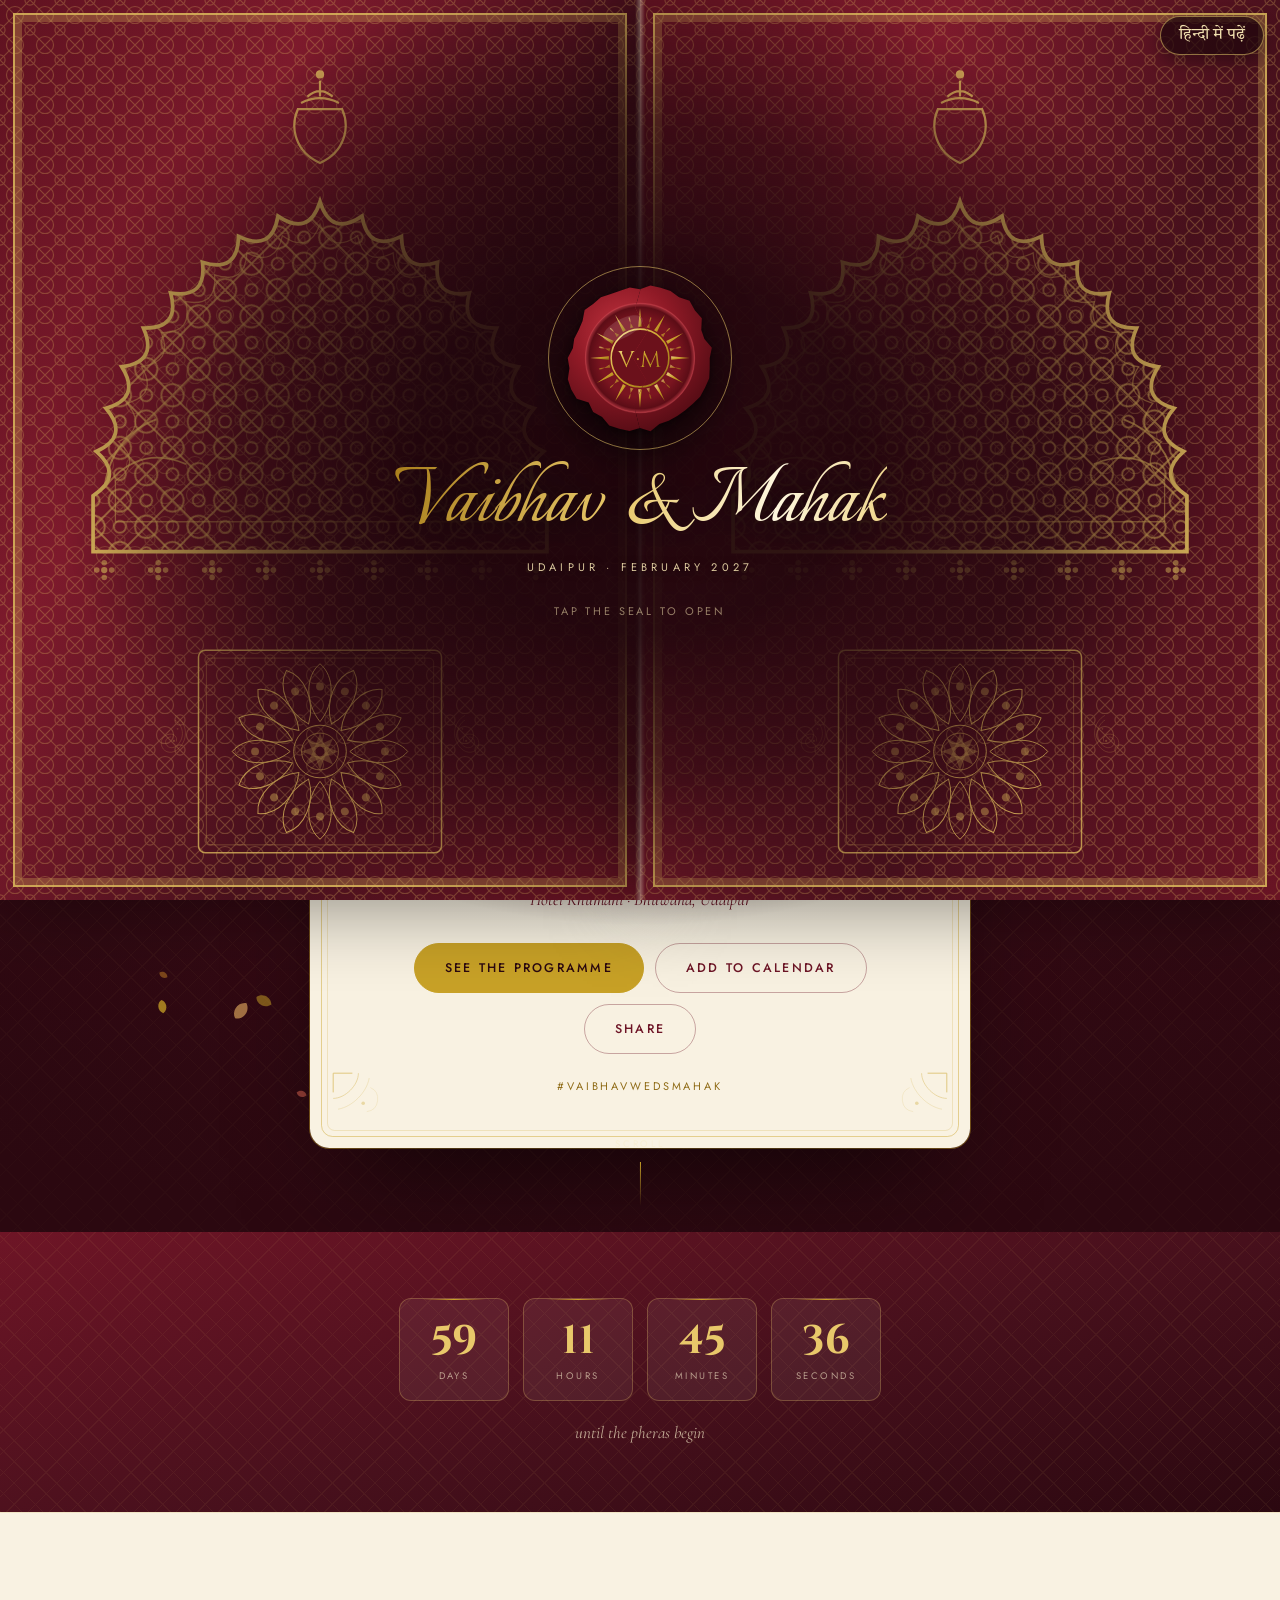
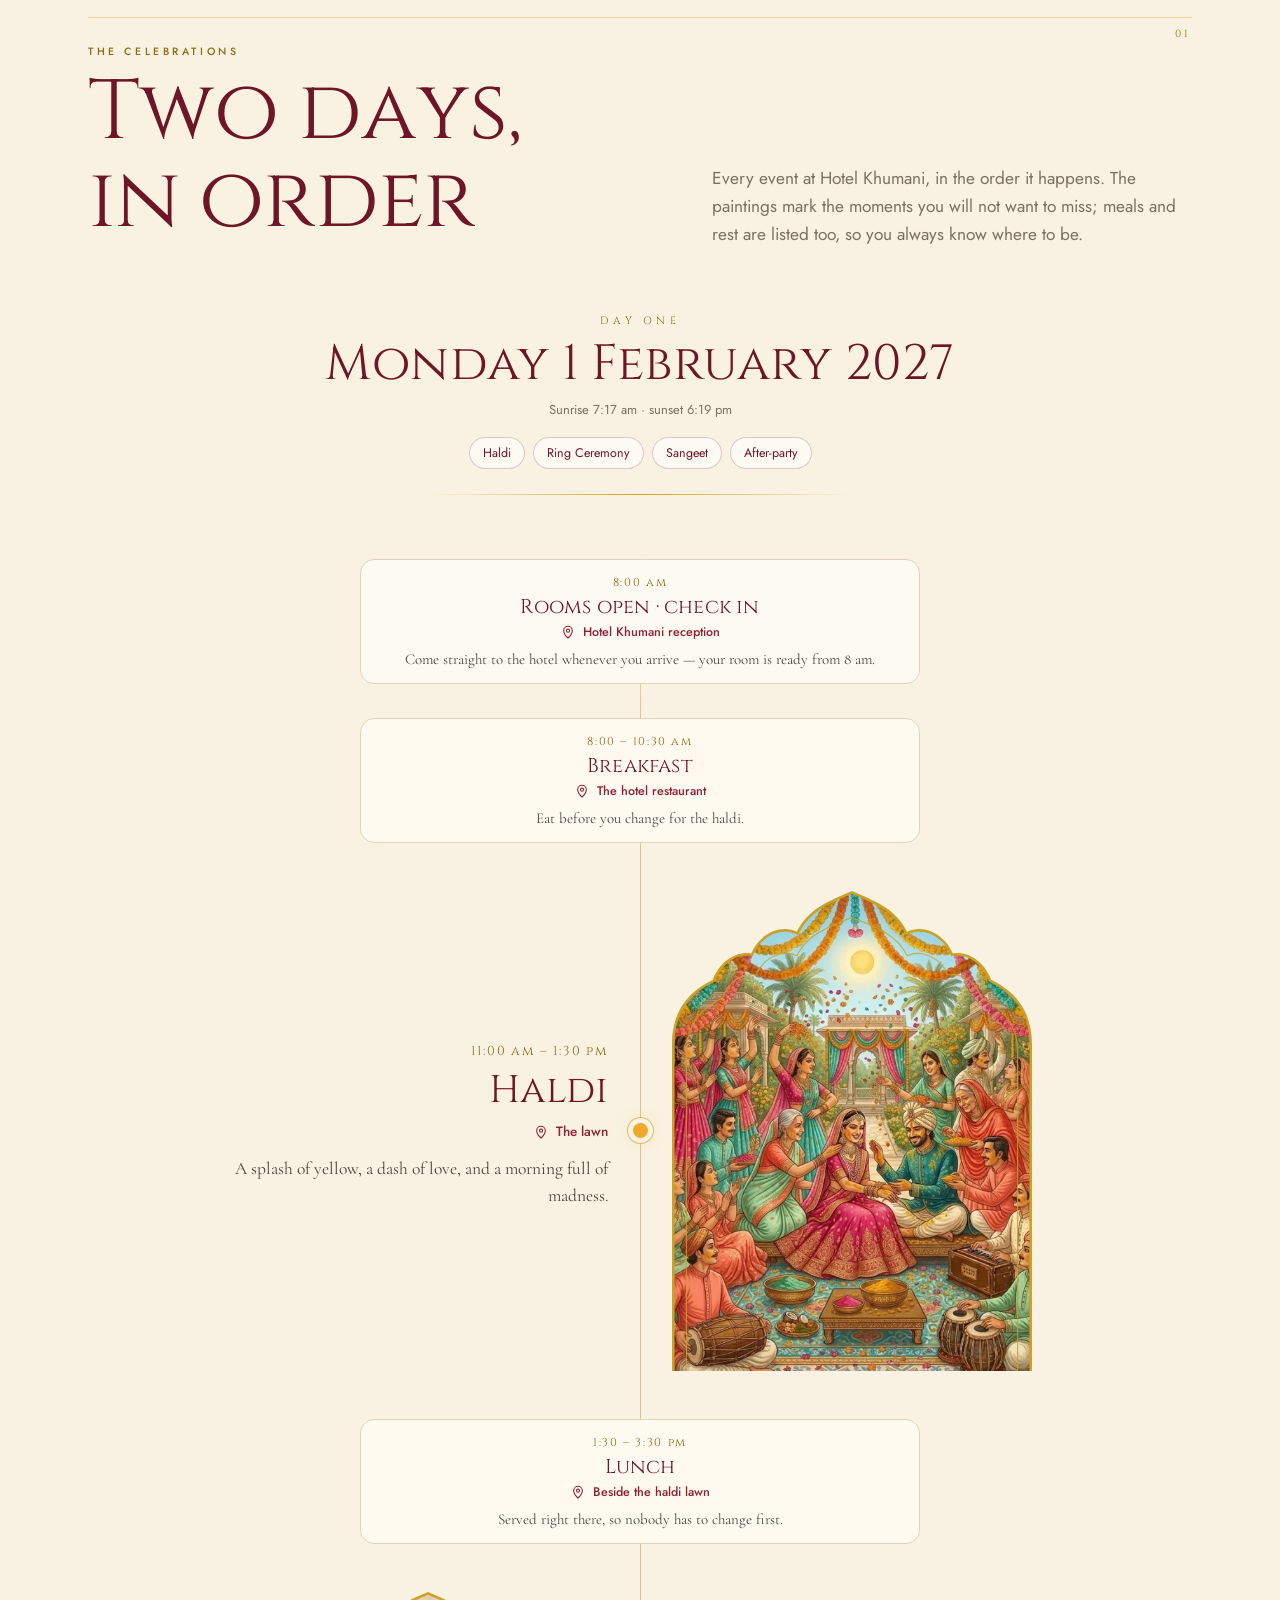
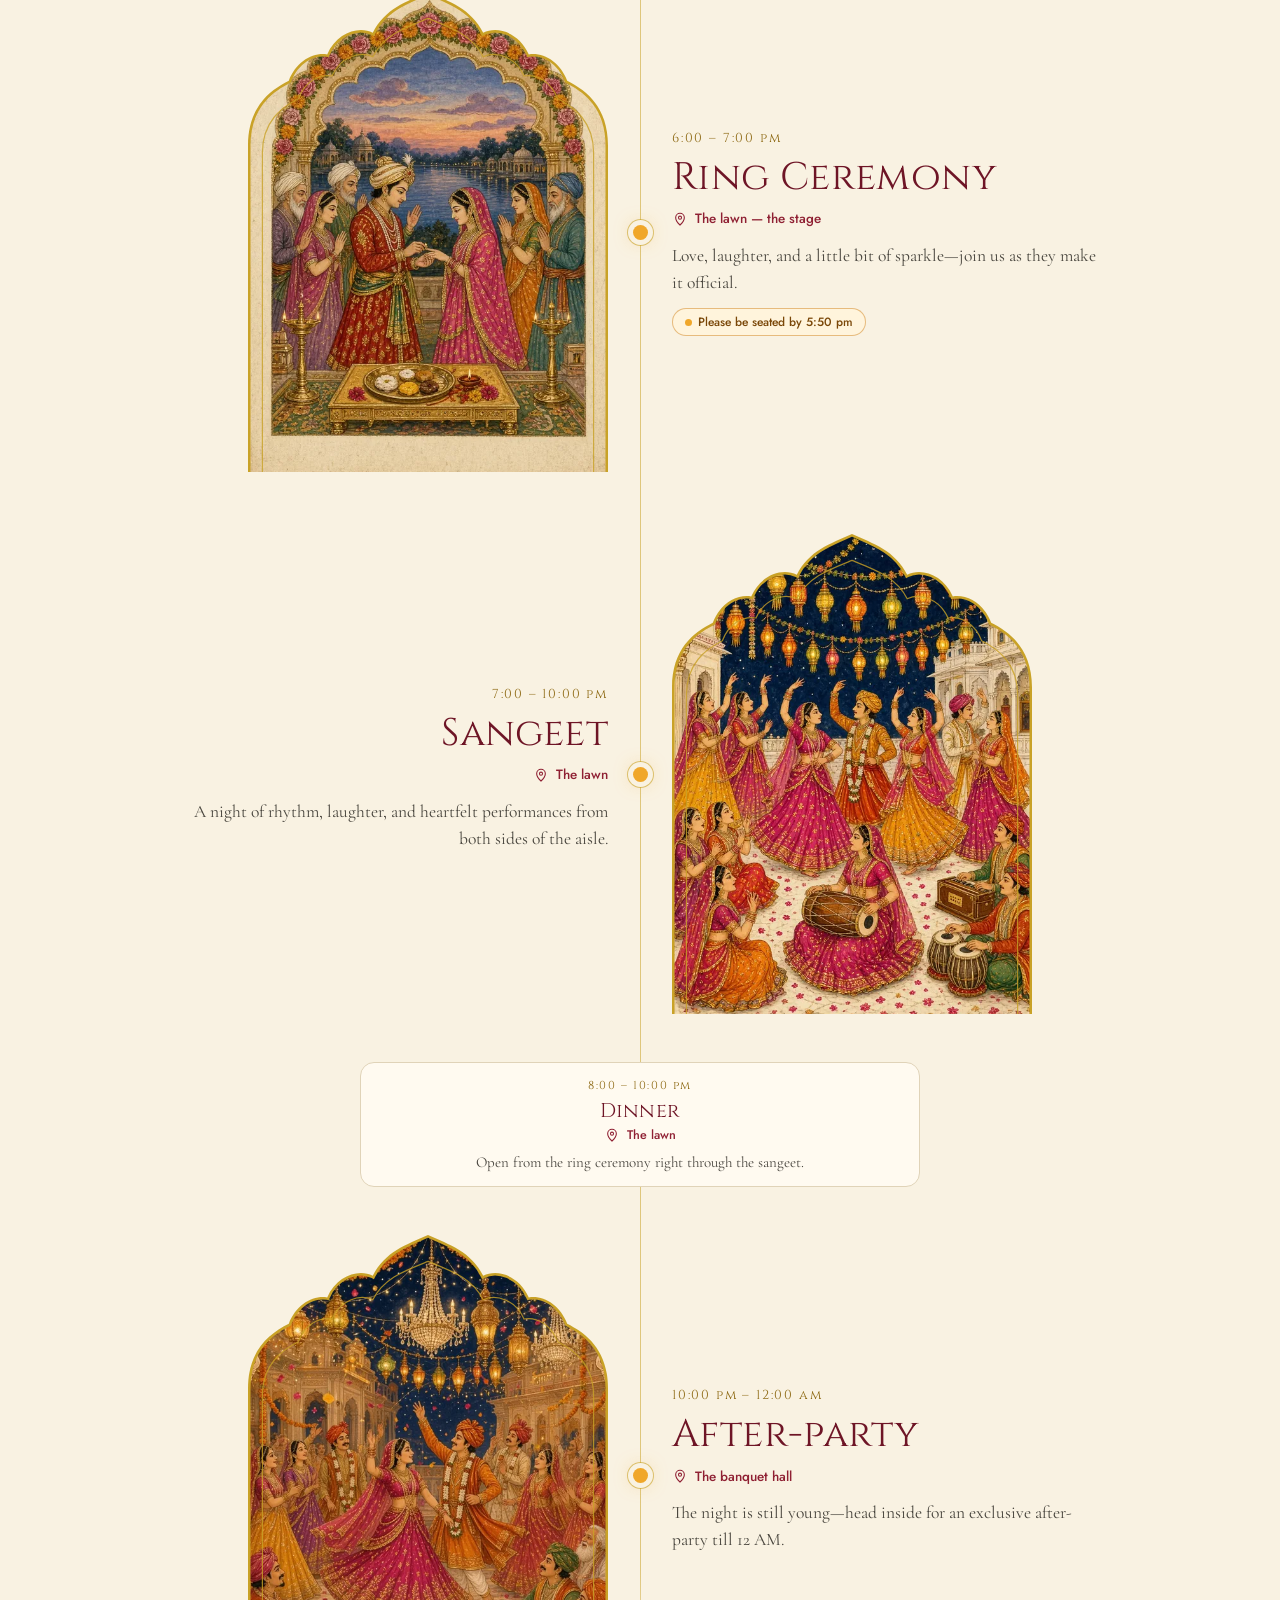
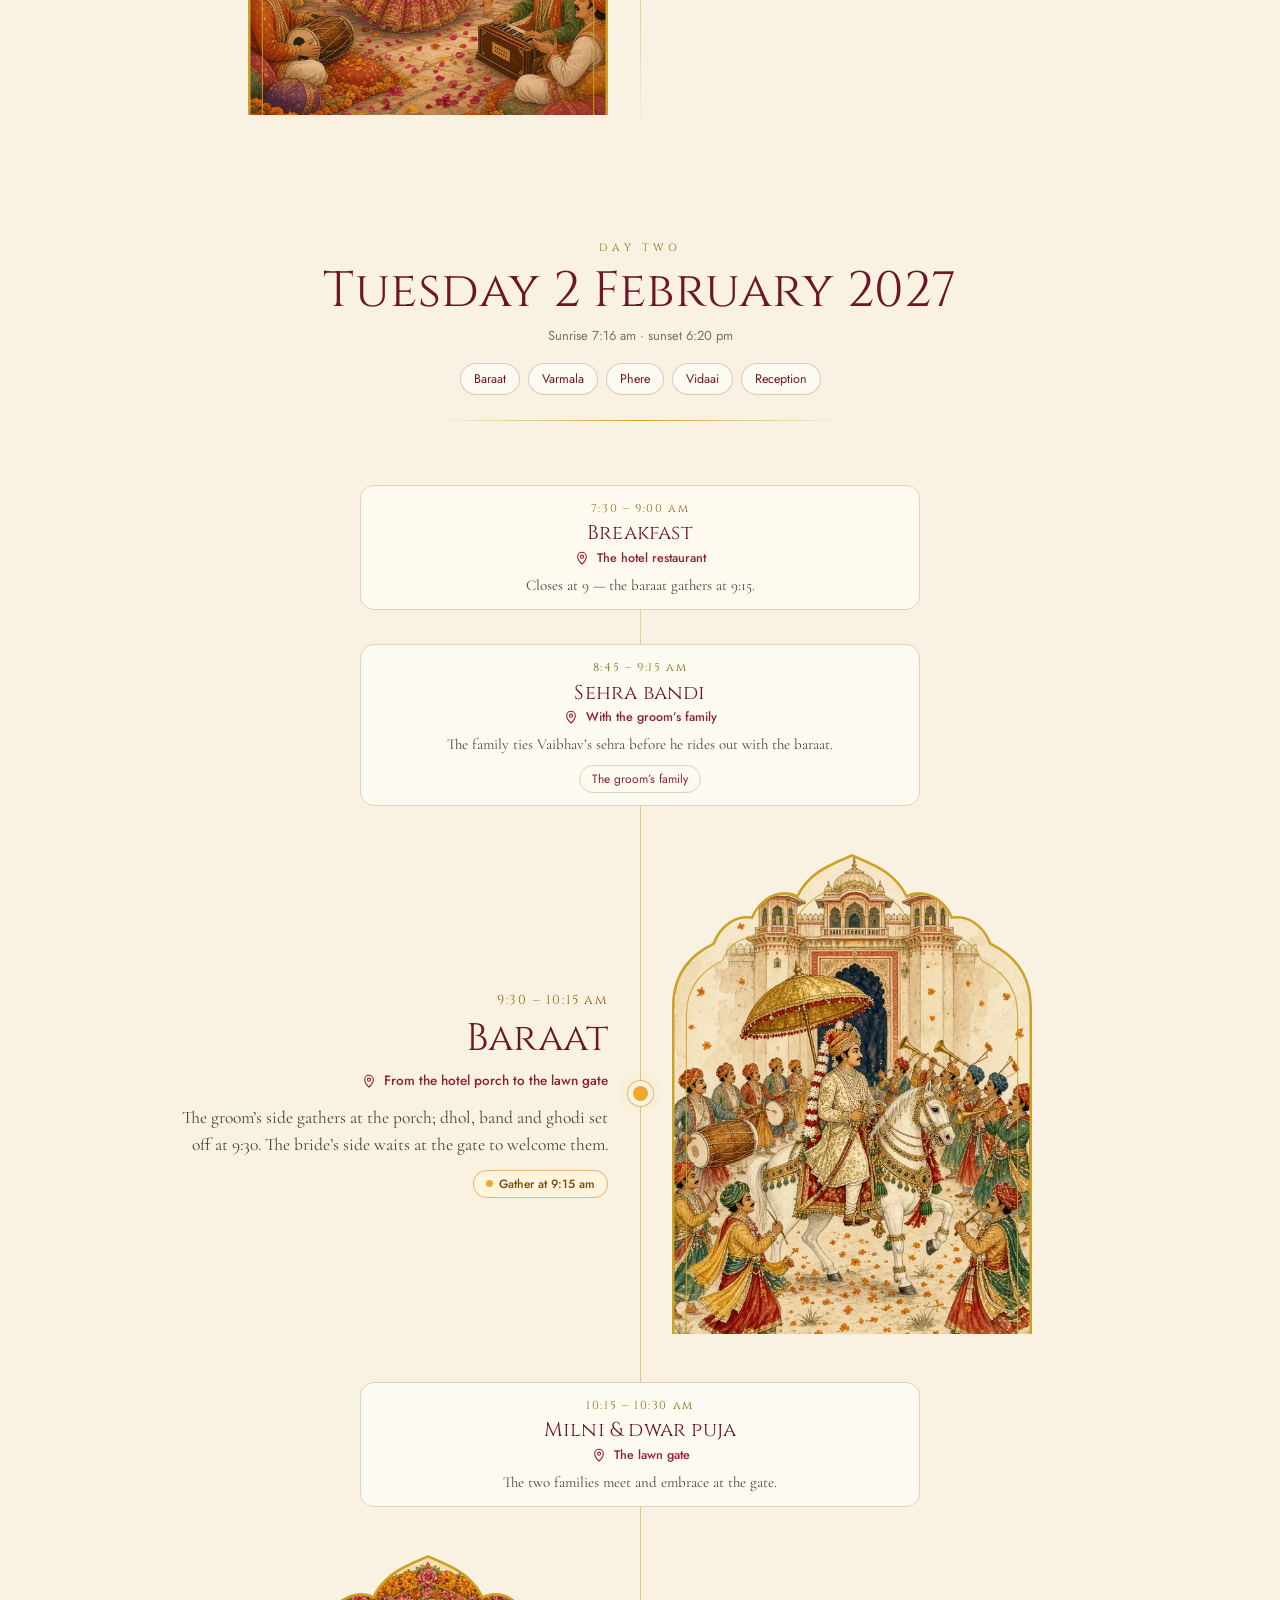
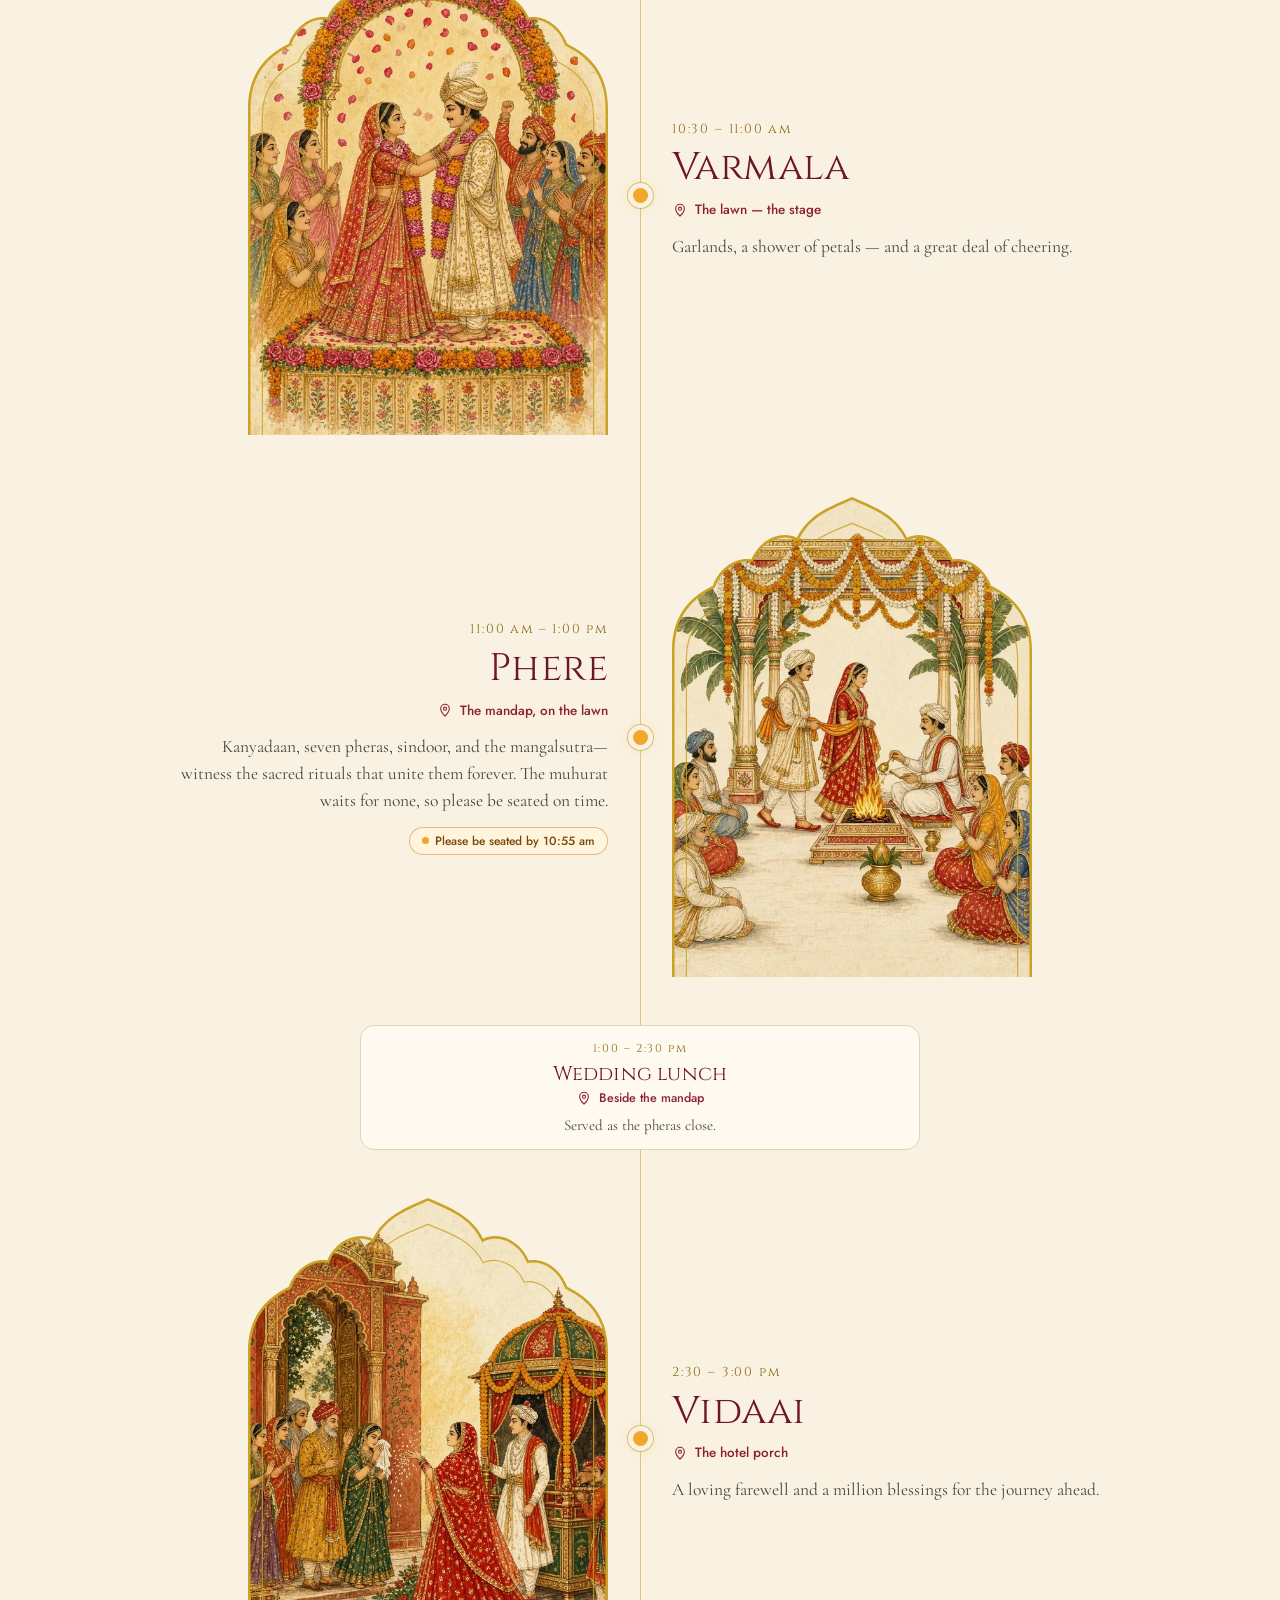
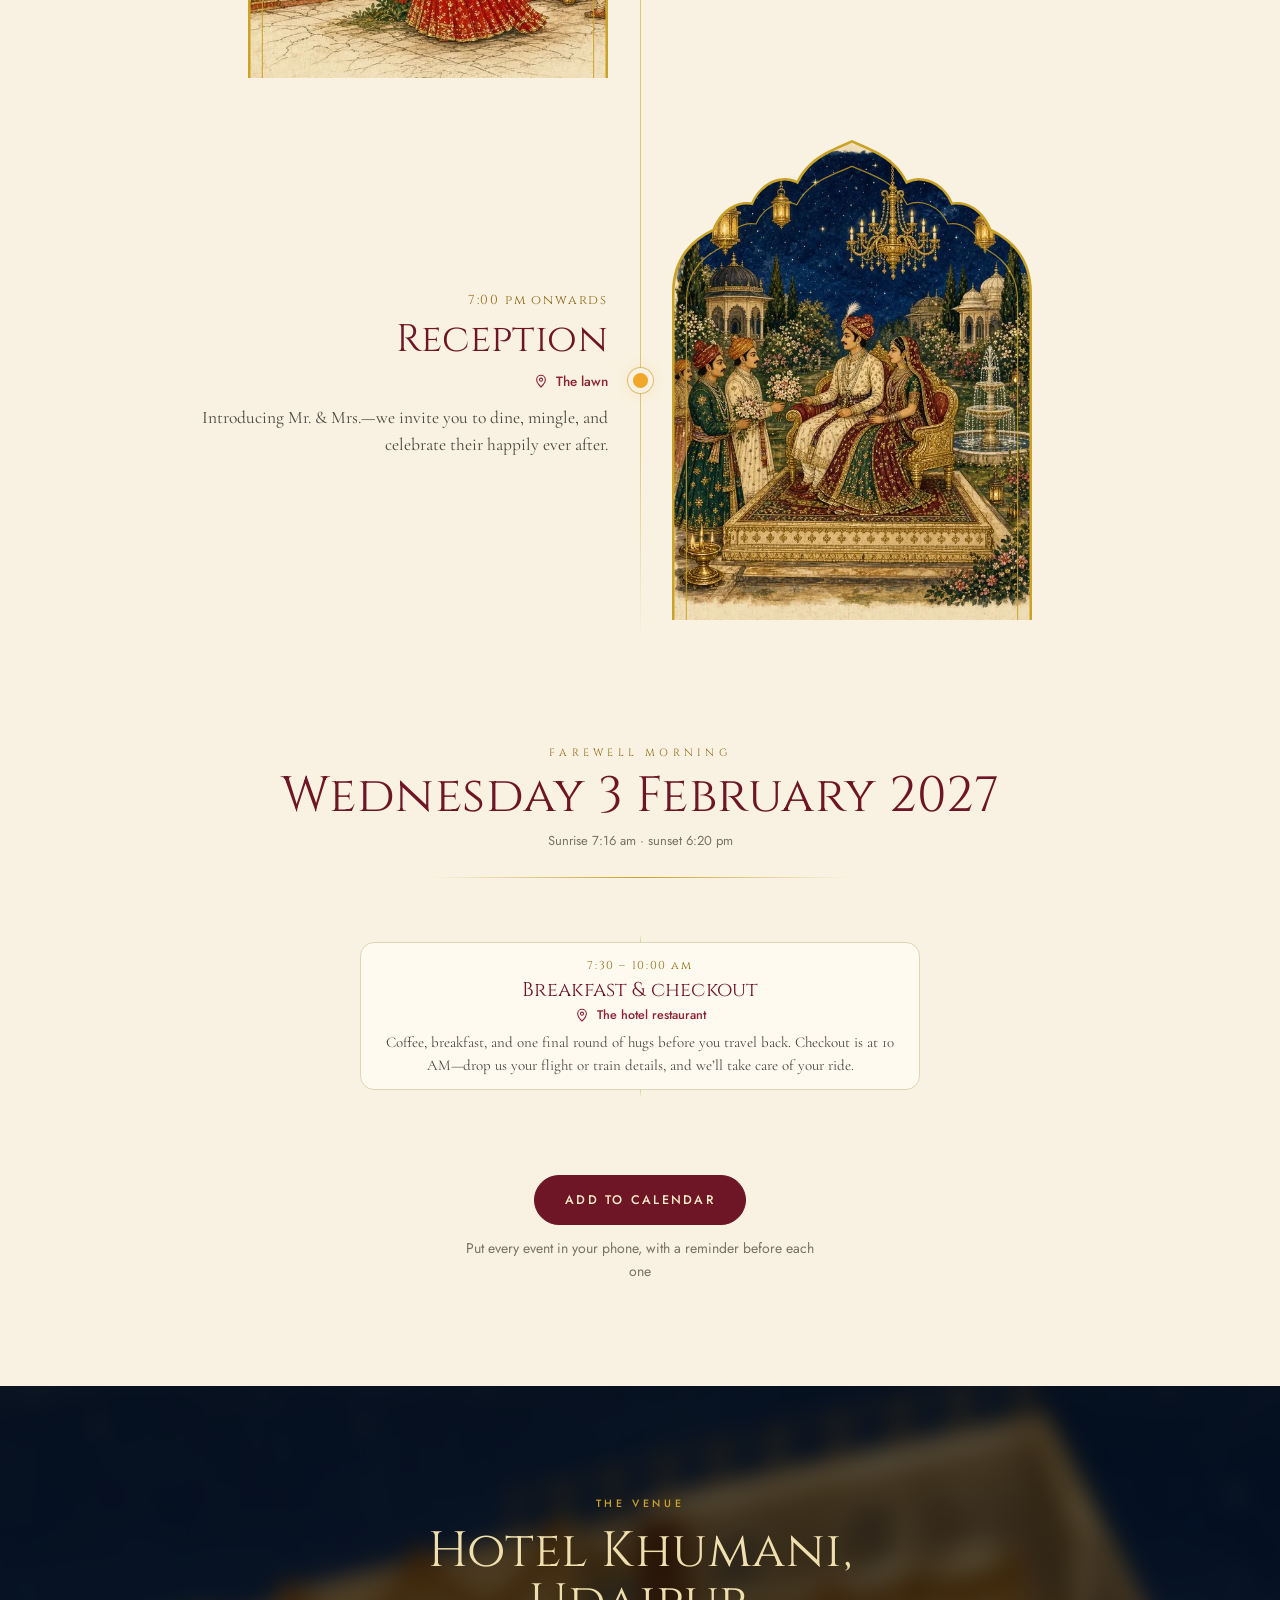
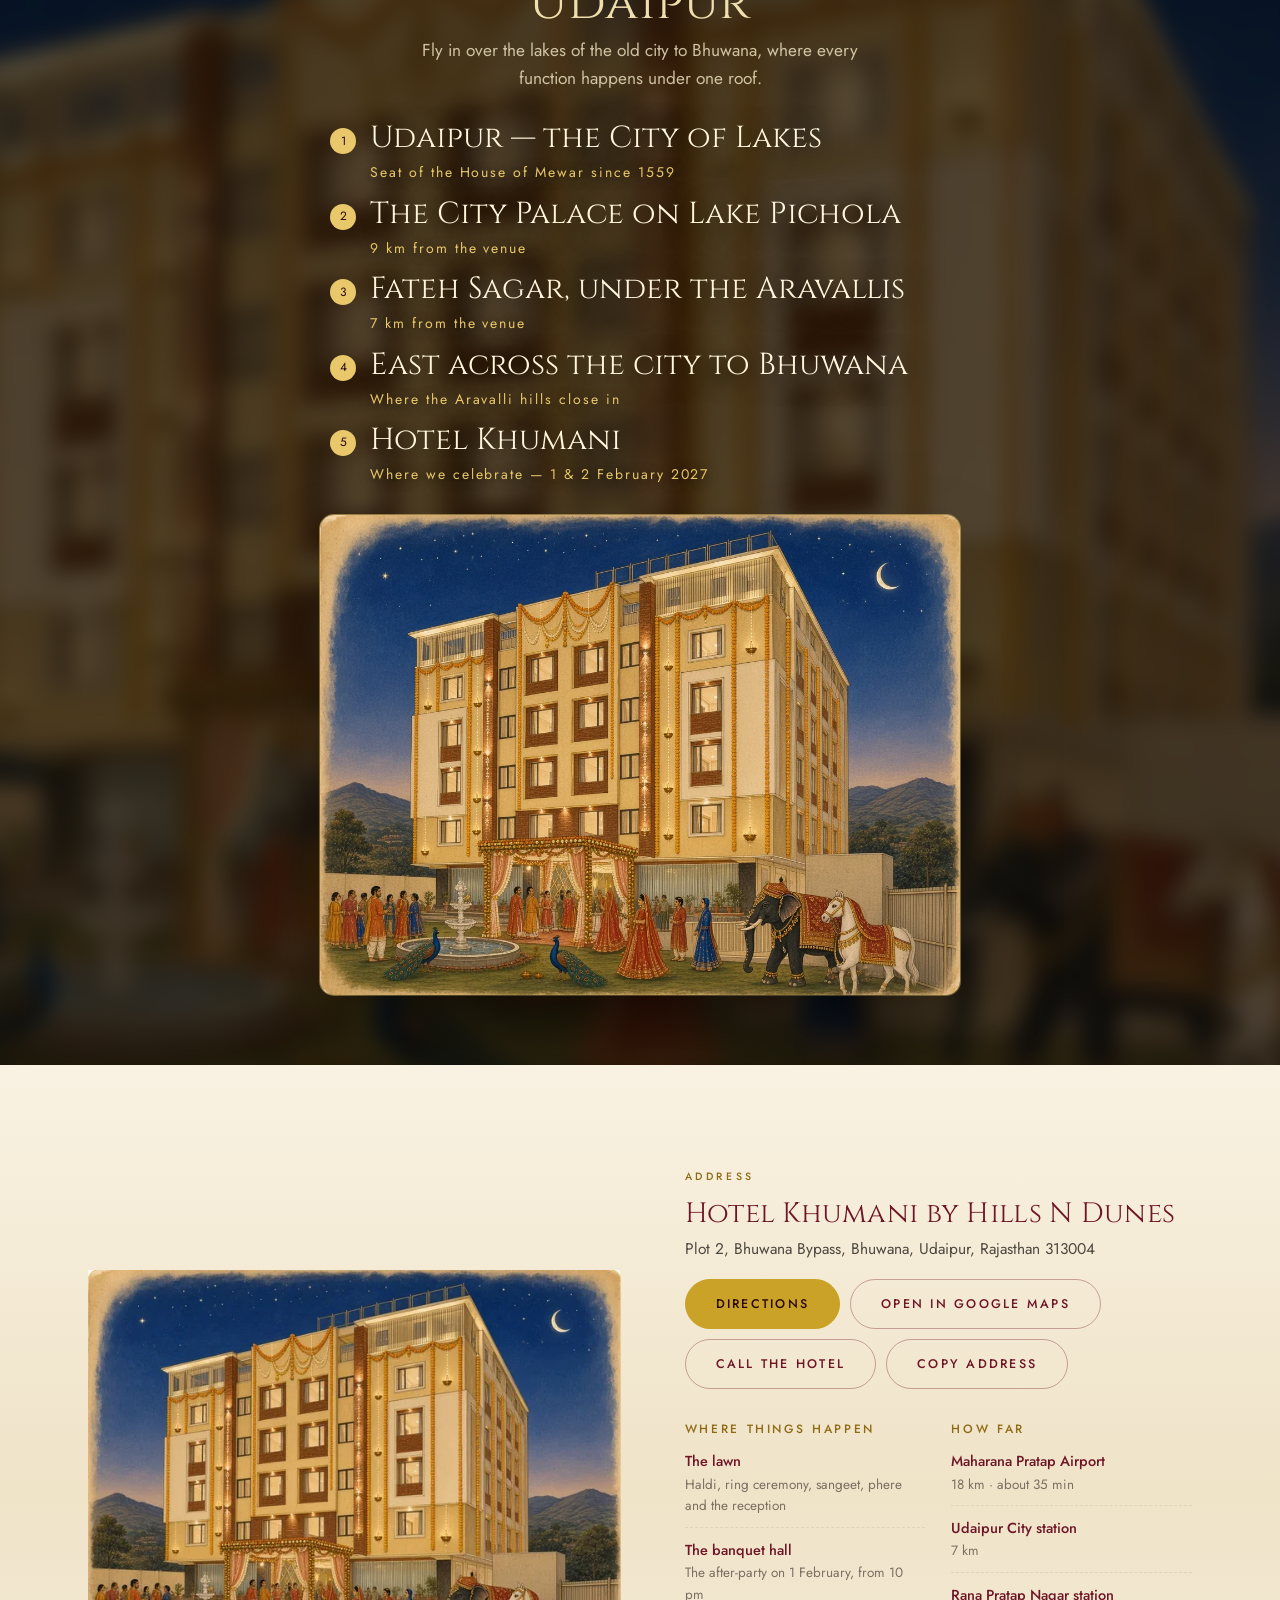
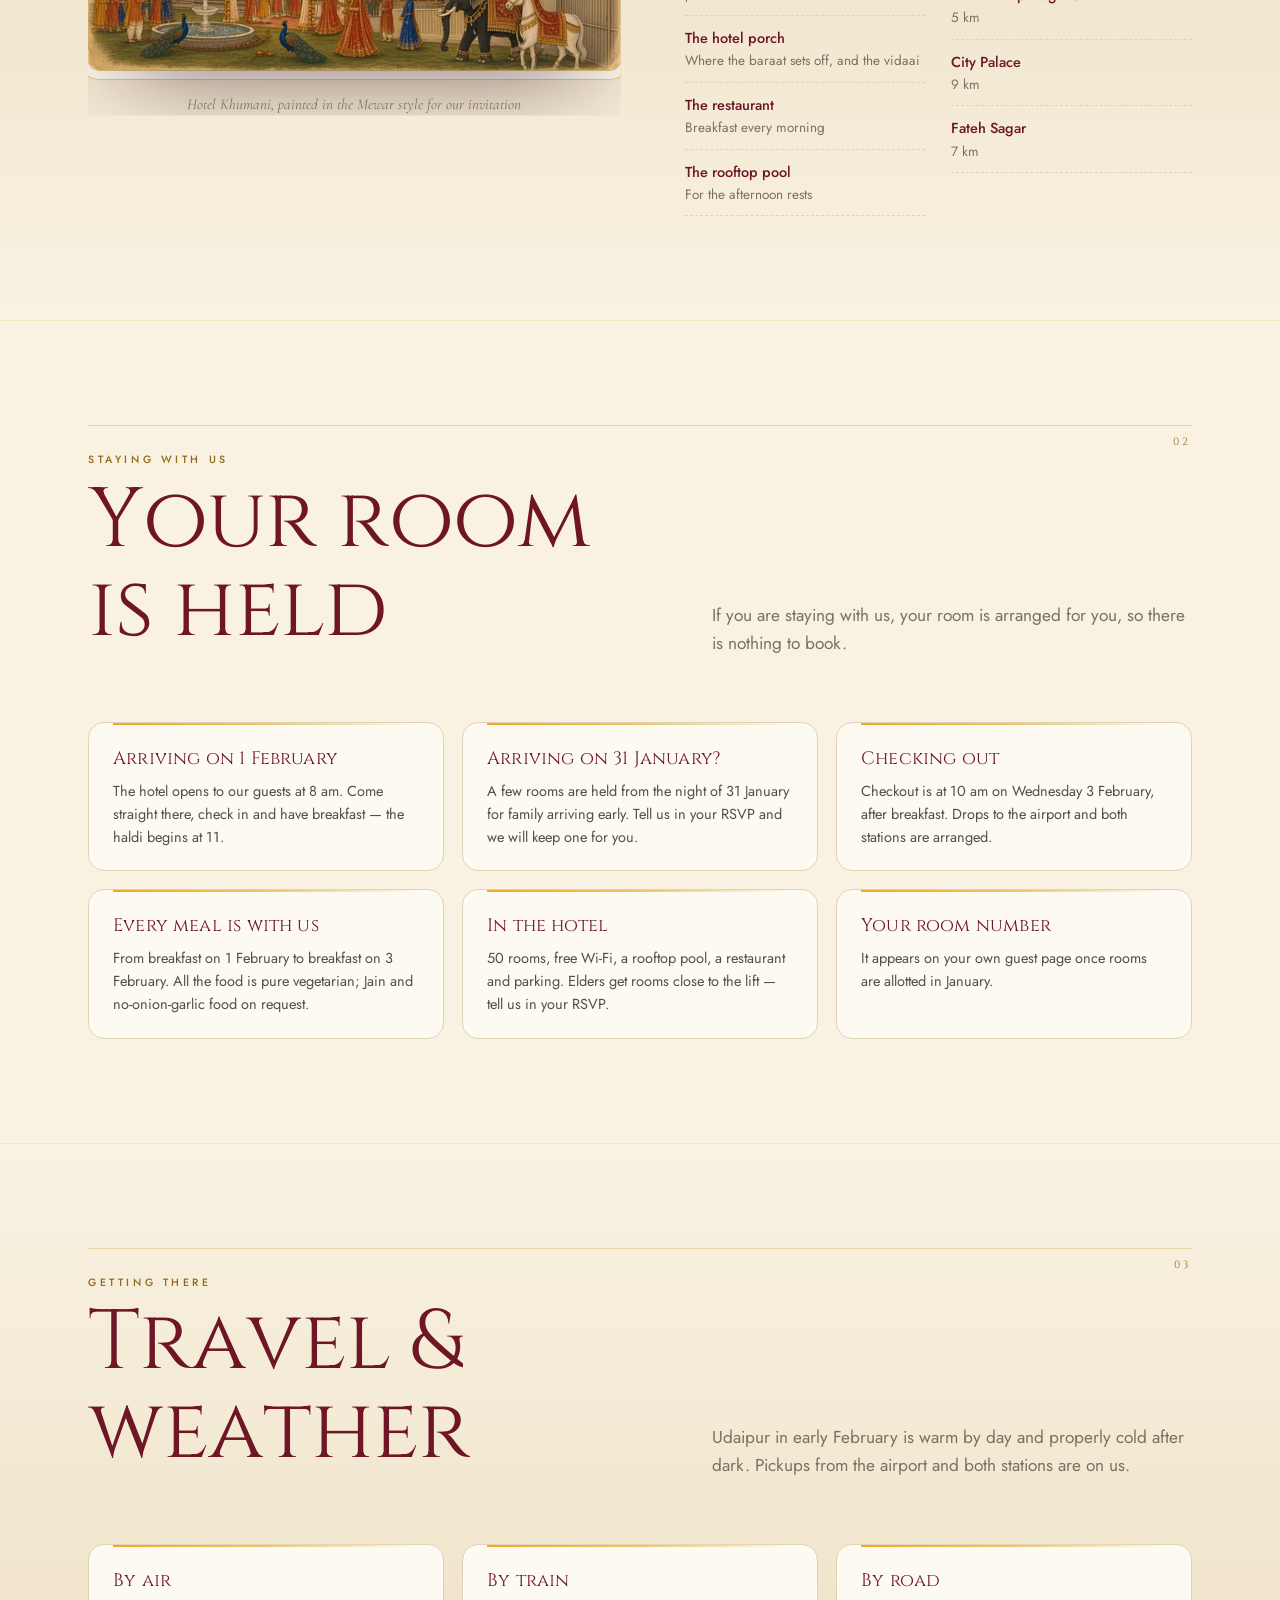
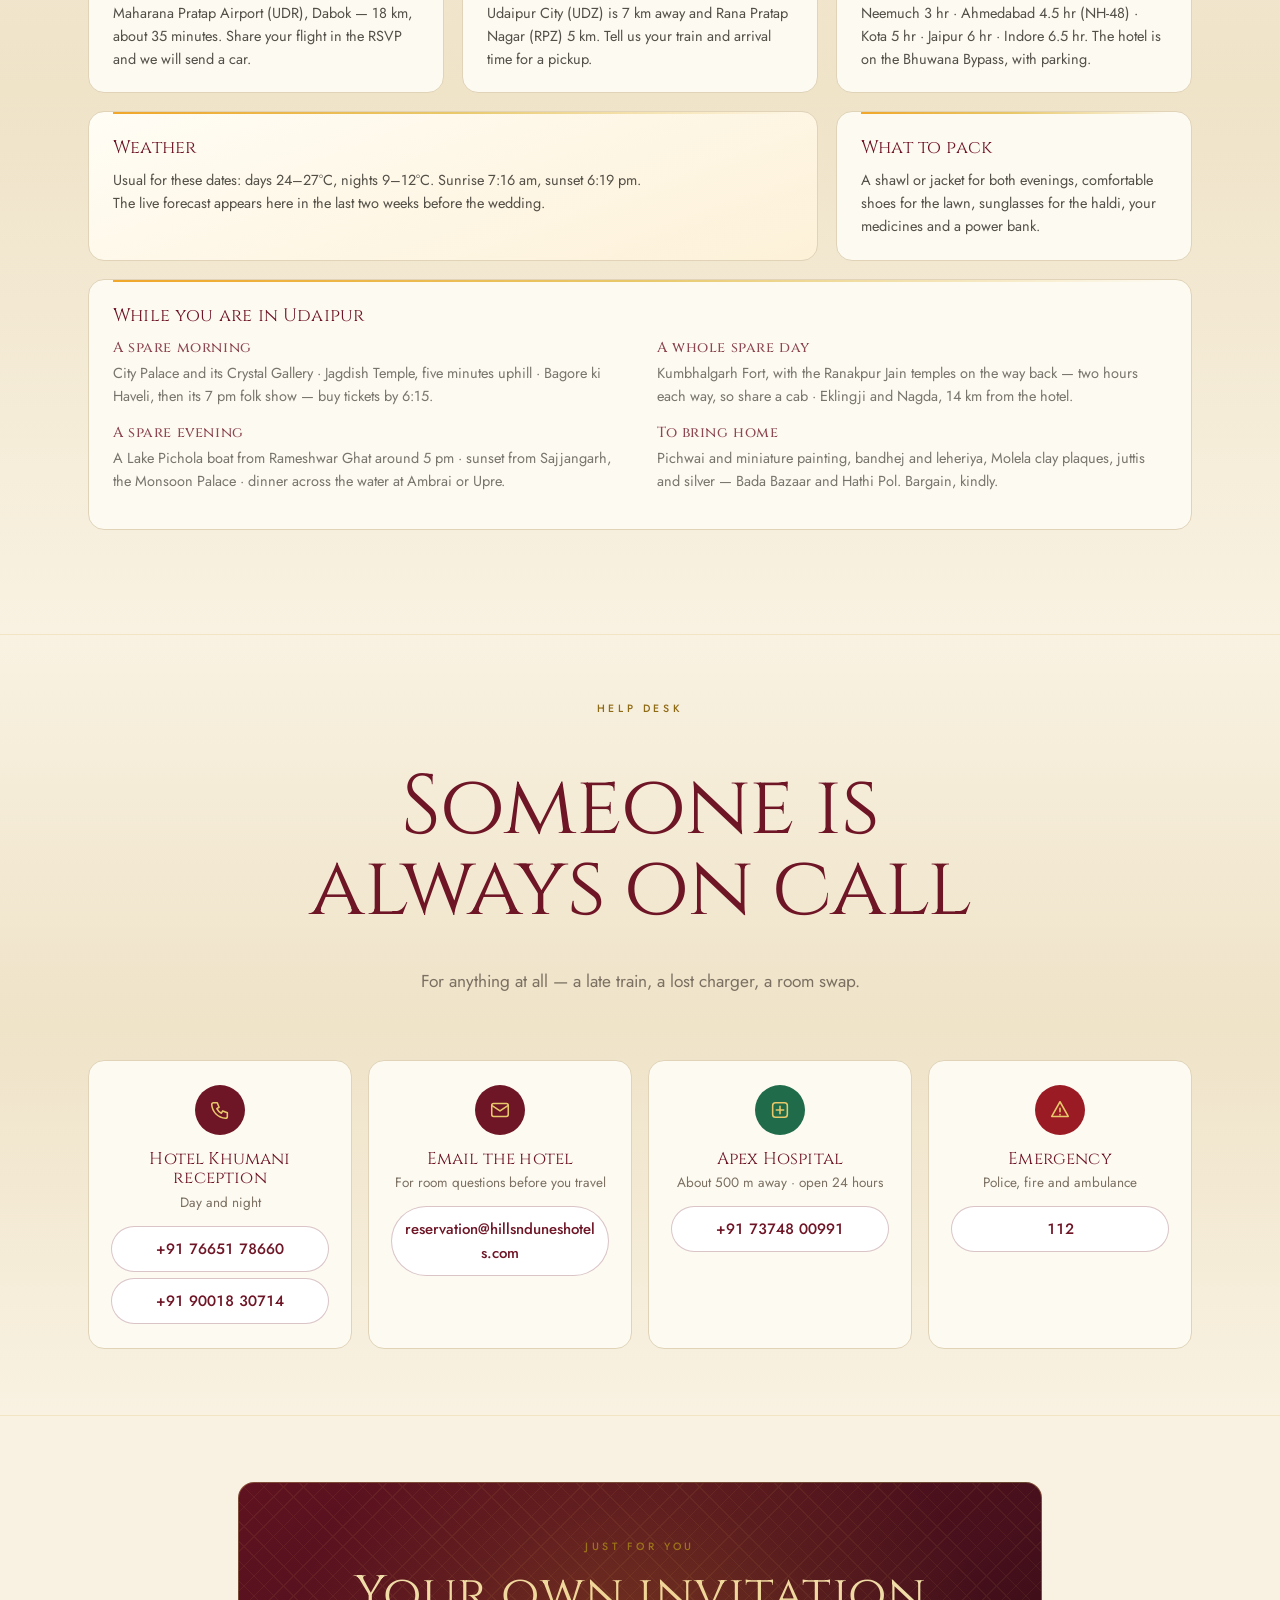
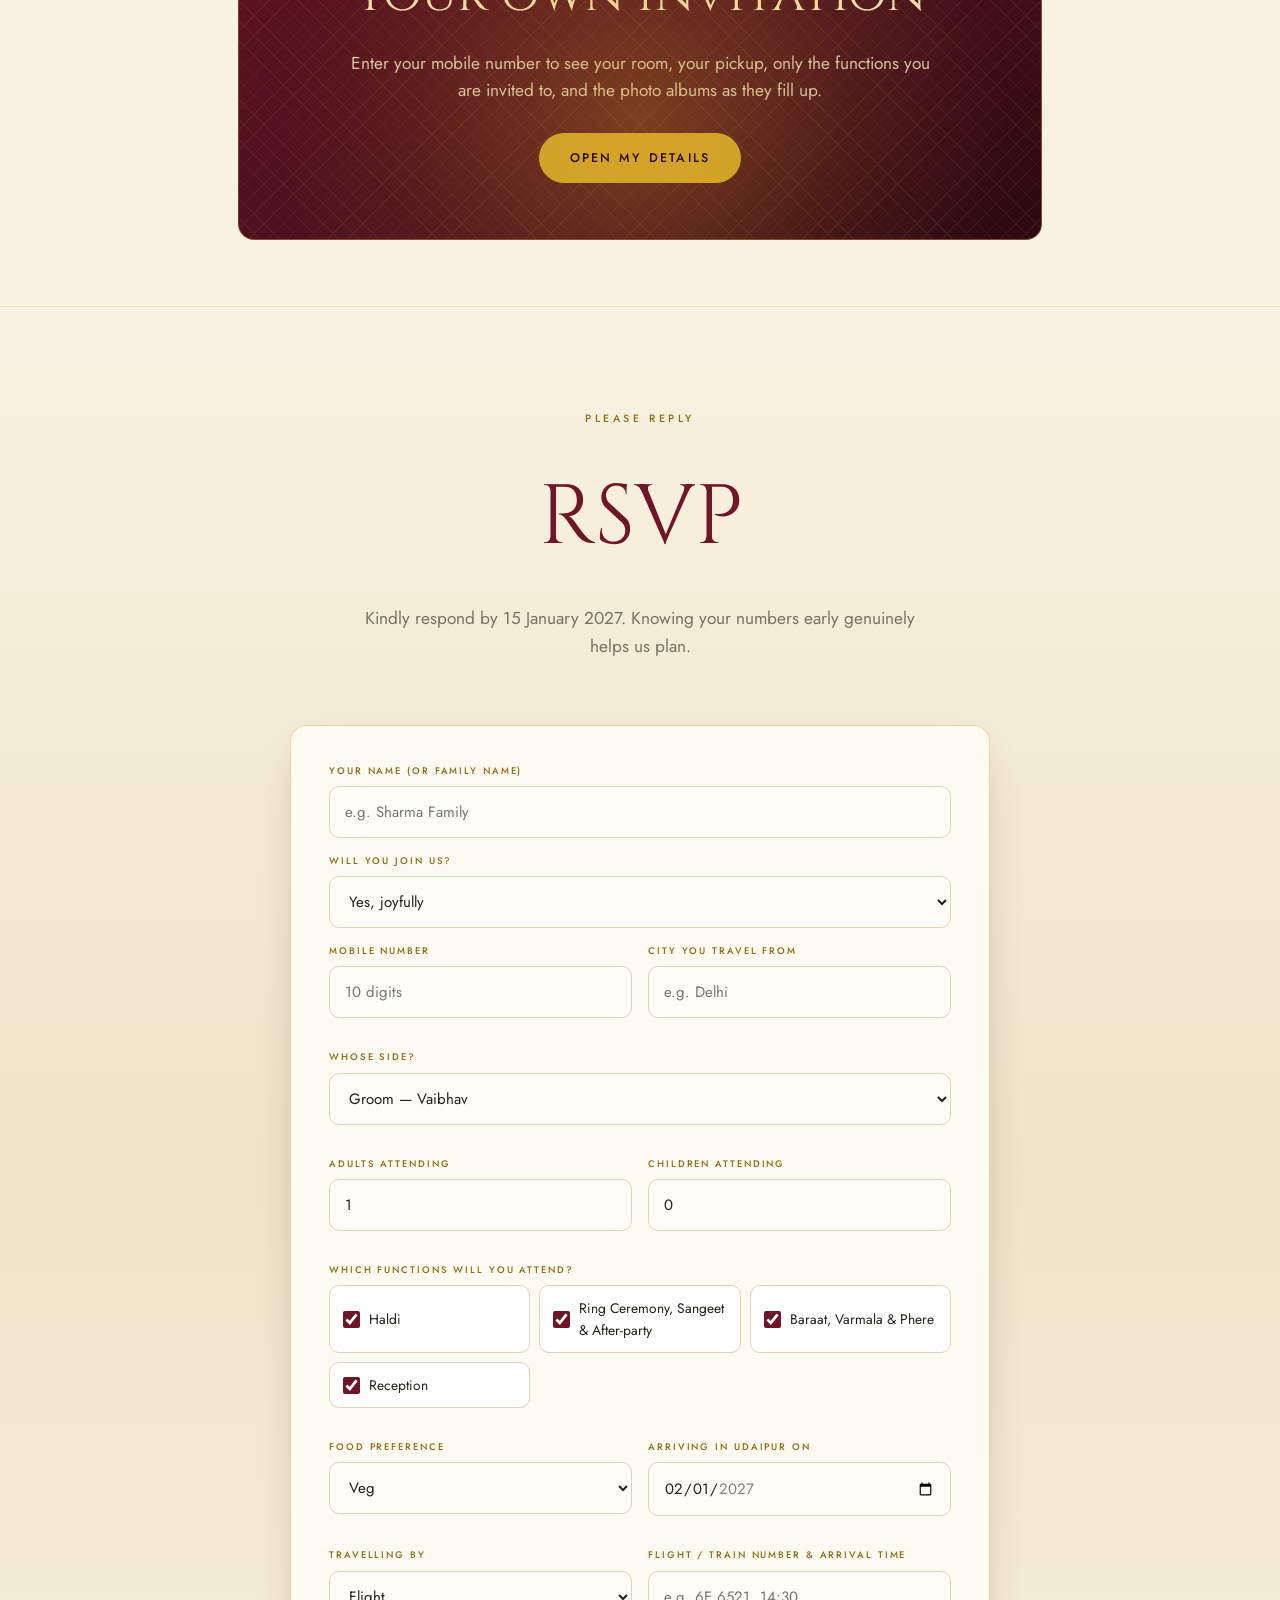
<file: index.html>
<!DOCTYPE html>
<html lang="en">
<head>
<meta charset="utf-8" />
<meta name="viewport" content="width=device-width, initial-scale=1, viewport-fit=cover" />
<title>Vaibhav &amp; Mahak · 1 &amp; 2 February 2027 · Hotel Khumani, Udaipur</title>
<meta name="description" content="Vaibhav Bhatnagar weds Mahak Kalra — 1 and 2 February 2027 at Hotel Khumani, Udaipur. The full programme, the venue, travel and RSVP, in English and Hindi." />
<meta name="theme-color" content="#2b0810" />
<meta property="og:title" content="Vaibhav &amp; Mahak — Udaipur, 1 &amp; 2 February 2027" />
<meta property="og:description" content="You are invited. Haldi, the ring ceremony and sangeet on 1 February; baraat, phere and reception on 2 February — Hotel Khumani, Udaipur." />
<meta property="og:type" content="website" />
<meta property="og:image" content="https://vaibhavbhatnagar17.github.io/wedding/assets/og.jpg" />
<meta property="og:image:width" content="1200" />
<meta property="og:image:height" content="630" />
<meta name="twitter:card" content="summary_large_image" />
<link rel="icon" href="data:image/svg+xml,%3Csvg xmlns='http://www.w3.org/2000/svg' viewBox='0 0 64 64'%3E%3Ccircle cx='32' cy='32' r='30' fill='%236e1526'/%3E%3Ccircle cx='32' cy='32' r='15' fill='none' stroke='%23e8c86a' stroke-width='3'/%3E%3Cg stroke='%23e8c86a' stroke-width='3' stroke-linecap='round'%3E%3Cpath d='M32 6v8M32 50v8M6 32h8M50 32h8M13.6 13.6l5.6 5.6M44.8 44.8l5.6 5.6M13.6 50.4l5.6-5.6M44.8 19.2l5.6-5.6'/%3E%3C/g%3E%3C/svg%3E" />
<link rel="preconnect" href="https://fonts.googleapis.com" />
<link rel="preconnect" href="https://fonts.gstatic.com" crossorigin />
<link rel="preconnect" href="https://unpkg.com" crossorigin />
<link rel="preconnect" href="https://server.arcgisonline.com" crossorigin />
<link href="https://fonts.googleapis.com/css2?family=Cinzel:wght@400;500;600&family=Cormorant+Garamond:ital,wght@0,400;0,500;0,600;1,400&family=Italianno&family=Jost:wght@300;400;500&family=Tiro+Devanagari+Hindi:ital@0;1&display=swap" rel="stylesheet" />
<link rel="stylesheet" href="assets/css/tokens.css" />
<link rel="stylesheet" href="assets/css/motion.css" />
<link rel="stylesheet" href="assets/css/invite.css" />
<link rel="stylesheet" href="assets/css/royal.css" />
<script src="js/side.js"></script>
<script src="js/i18n.js"></script>
</head>
<body class="invite is-locked">

<!-- ══════════ the gate: a sealed farmaan between two jharokha doors ══════════ -->
<div class="gate" id="gate">
  <div class="gate__glow"></div>
  <div class="gate__doors">
    <div class="gate__door gate__door--l" id="door-l"></div>
    <div class="gate__door gate__door--r" id="door-r"></div>
  </div>
  <div class="gate__seam"></div>
  <div class="gate__latch">
    <button class="seal" id="gate-ring" type="button" data-i18n-attr="aria-label:gate.aria" aria-label="Break the seal and open the invitation">
      <span class="seal__half seal__half--l" id="seal-l"></span>
      <span class="seal__half seal__half--r" id="seal-r"></span>
      <span class="seal__crack" aria-hidden="true"></span>
    </button>
    <div class="gate__names gold-shimmer" data-i18n="names.pair">Vaibhav &amp; Mahak</div>
    <div class="gate__sub" data-i18n="gate.sub">Udaipur · February 2027</div>
    <div class="gate__hint" data-i18n="gate.hint">Tap the seal to open</div>
  </div>
  <button class="gate__lang" type="button" data-lang-toggle data-i18n="lang.label">हिन्दी में पढ़ें</button>
</div>

<div class="thread" id="thread" aria-hidden="true"></div>

<!-- ══════════ nav ══════════ -->
<nav class="nav" id="nav">
  <div class="nav__in">
    <a class="nav__mono" href="#top" aria-label="Vaibhav and Mahak"><span class="nav__sun" id="nav-sun" aria-hidden="true"></span>V &amp; M</a>
    <div class="nav__links">
      <a href="#programme" data-i18n="nav.programme">Programme</a>
      <a href="#venue" data-i18n="nav.venue">Venue</a>
      <a href="#stay" data-i18n="nav.stay">Stay</a>
      <a href="#travel" data-i18n="nav.travel">Travel</a>
      <a href="#rsvp" data-i18n="nav.rsvp">RSVP</a>
    </div>
    <div class="nav__tools">
      <button class="pill" type="button" data-lang-toggle data-i18n="lang.switch" lang="hi">हिन्दी</button>
      <button class="pill pill--icon" type="button" id="sound-btn" aria-pressed="false" data-i18n-attr="aria-label:sound.on" aria-label="Play the shehnai">
        <svg viewBox="0 0 24 24" aria-hidden="true"><path class="snd-on" d="M4 9h4l5-4v14l-5-4H4z M16 8.5a4.5 4.5 0 0 1 0 7 M18.5 6a8 8 0 0 1 0 12"/><path class="snd-off" d="M4 9h4l5-4v14l-5-4H4z M17 9l5 6 M22 9l-5 6"/></svg>
      </button>
      <a class="btn btn--gold btn--sm nav__me" href="guest.html"><span data-i18n="nav.me">My details</span></a>
      <button class="pill pill--icon nav__burger" type="button" id="menu-btn" aria-expanded="false" aria-controls="menu" data-i18n-attr="aria-label:nav.menu" aria-label="Menu">
        <svg viewBox="0 0 24 24" aria-hidden="true"><path d="M4 7h16M4 12h16M4 17h16"/></svg>
      </button>
    </div>
  </div>
</nav>

<!-- ══════════ phone menu ══════════ -->
<div class="menu" id="menu" hidden>
  <div class="menu__in">
    <a href="#programme" data-i18n="nav.programme">Programme</a>
    <a href="#venue" data-i18n="nav.venue">Venue</a>
    <a href="#stay" data-i18n="nav.stay">Stay</a>
    <a href="#travel" data-i18n="nav.travel">Travel</a>
    <a href="#help" data-i18n="nav.help">Help</a>
    <a href="#rsvp" data-i18n="nav.rsvp">RSVP</a>
    <a href="guest.html" data-i18n="nav.me">My details</a>
    <button class="btn btn--ghost" type="button" data-lang-toggle><span data-i18n="lang.label">हिन्दी में पढ़ें</span></button>
  </div>
</div>

<!-- ══════════ live ribbon on the wedding days ══════════ -->
<aside class="now" id="now" hidden aria-live="polite"></aside>

<main id="top">

  <!-- ══════════ hero ══════════ -->
  <header class="hero" id="hero">
    <div class="hero__mandala spin-slow" id="hero-mandala" aria-hidden="true"></div>
    <div class="hero__feather hero__feather--l float" id="feather-l" aria-hidden="true"></div>
    <div class="hero__feather hero__feather--r float" id="feather-r" aria-hidden="true"></div>
    <div class="garland" id="hero-garland" aria-hidden="true"></div>
    <canvas class="petals" id="hero-petals" aria-hidden="true"></canvas>

    <div class="wrap">
      <article class="card-invite" data-reveal="rise">
        <div class="card-invite__corner card-invite__corner--bl" id="corner-bl"></div>
        <div class="card-invite__corner card-invite__corner--br" id="corner-br"></div>
        <div class="card-invite__sun" id="card-sun" aria-hidden="true"></div>

        <div class="card-invite__ganesh">॥ श्री गणेशाय नमः ॥</div>
        <div class="card-invite__pre" data-i18n-html="card.pre">With the blessings of our elders,<br>the Bhatnagar family invites you to the wedding of</div>

        <div class="names">
          <span class="names__n" data-reveal="ink" data-i18n="card.groom">Vaibhav</span>
          <span class="names__amp" data-reveal="up" data-delay="620" data-i18n="card.weds">weds</span>
          <span class="names__n" data-reveal="ink" data-delay="420" data-i18n="card.bride">Mahak</span>
        </div>

        <div class="parents">
          <div class="parents__side">
            <span data-i18n="card.son">Son of</span>
            <b data-i18n-html="card.groomParents">Kamla Srivastava &amp;<br>Ved Prakash Bhatnagar</b>
          </div>
          <div class="parents__side">
            <div class="parents__grand">
              <span data-i18n="card.granddaughter">Grand Daughter of</span>
              <b data-i18n-html="card.brideGrandparents">Late Shaanti Devi Kalra &amp;<br>Late Gelaram ji Kalra</b>
            </div>
            <span data-i18n="card.daughter">Daughter of</span>
            <b data-i18n-html="card.brideParents">Riya Kalra &amp;<br>Kishore Kalra</b>
          </div>
        </div>

        <div class="orn"><i>❁</i></div>

        <div class="card-invite__meta">
          <div class="card-invite__date" data-i18n="card.date">Monday 1 &amp; Tuesday 2 February 2027</div>
          <div class="card-invite__muhurat" data-i18n="card.muhurat">Phere · 2 February · 11:00 am – 1:00 pm</div>
          <div class="card-invite__place" data-i18n="card.place">Hotel Khumani · Bhuwana, Udaipur</div>
        </div>

        <div class="card-invite__cta">
          <a class="btn btn--gold" href="#programme"><span data-i18n="btn.programme">See the programme</span></a>
          <button class="btn btn--ghost" type="button" data-ics><span data-i18n="btn.ics">Add to calendar</span></button>
          <button class="btn btn--ghost" type="button" id="btn-share"><span data-i18n="btn.share">Share</span></button>
        </div>

        <div class="card-invite__tag">#VaibhavWedsMahak</div>
      </article>
    </div>

    <div class="scroll-cue"><span data-i18n="hero.scroll">scroll</span><i></i></div>
  </header>

  <!-- ══════════ countdown ══════════ -->
  <section class="sec sec--dark sec--tight">
    <div class="wrap">
      <div class="countdown" id="countdown" data-stagger="90"></div>
      <p class="countdown__to" data-i18n="cd.to">until the pheras begin</p>
    </div>
  </section>

  <!-- ══════════ the programme ══════════ -->
  <section class="sec sec--cream" id="programme">
    <div class="wrap">
      <div class="sec__head" data-index="01" data-reveal="up">
        <div><span class="eyebrow" data-i18n="prog.eyebrow">The celebrations</span>
        <h2 data-split="chars" data-reveal="up" data-i18n="prog.title">Two days, in order</h2></div>
        <p data-i18n="prog.lead">Every event at Hotel Khumani, in the order it happens.</p>
      </div>
      <div class="prog" id="prog"></div>
      <div class="prog__cal" data-reveal="up">
        <button class="btn" type="button" data-ics><span data-i18n="btn.ics">Add to calendar</span></button>
        <p data-i18n="prog.cal">Put every event in your phone, with a reminder before each one</p>
      </div>
    </div>
  </section>

  <!-- ══════════ the venue: a drone flight from the old city ══════════ -->
  <section class="fly" id="venue" aria-labelledby="venue-title">
    <div class="fly__track" id="fly">
      <div class="fly__stage">
        <img class="fly__poster" src="assets/art/venue-khumani-640.webp" alt="" aria-hidden="true" width="640" height="480" />
        <video class="fly__film" id="fly-film" muted playsinline disablepictureinpicture preload="none" aria-hidden="true" tabindex="-1"></video>
        <div class="fly__pins" id="fly-pins" aria-hidden="true"></div>
        <div class="fly__veil" aria-hidden="true"></div>
        <div class="fly__head">
          <span class="eyebrow" data-i18n="venue.eyebrow">The venue</span>
          <h2 id="venue-title" data-i18n="venue.title">Hotel Khumani, Udaipur</h2>
          <p data-i18n="venue.lead">Fly in over the lakes of the old city to Bhuwana.</p>
        </div>
        <ol class="fly__caps" id="fly-caps"></ol>
        <div class="fly__hud">
          <button class="fly__again" type="button" id="fly-again" hidden>Fly again</button>
          <span class="fly__bar"><i id="fly-bar"></i></span>
          <a class="fly__skip" href="#venue-info" data-i18n="venue.skip">Skip the flight</a>
        </div>
        <small class="fly__credit">Imagery © Esri, Maxar, Earthstar Geographics · Terrain © Mapzen</small>
        <figure class="fly__land" id="fly-land">
          <img src="assets/art/venue-khumani.webp" alt="" width="1024" height="768" loading="lazy" decoding="async" />
        </figure>
      </div>
    </div>
  </section>

  <section class="sec sec--parchment" id="venue-info">
    <div class="wrap">
      <div class="venue" id="venue-body"></div>
    </div>
  </section>

  <!-- ══════════ staying with us ══════════ -->
  <section class="sec sec--cream" id="stay">
    <div class="wrap">
      <div class="sec__head" data-index="02" data-reveal="up">
        <div><span class="eyebrow" data-i18n="stay.eyebrow">Staying with us</span>
        <h2 data-split="chars" data-reveal="up" data-i18n="stay.title">Your room is held</h2></div>
        <p data-i18n="stay.lead">If you are staying, your room is at Hotel Khumani itself.</p>
      </div>
      <div class="cards" id="stay-grid" data-stagger="80"></div>
    </div>
  </section>

  <!-- ══════════ travel & weather ══════════ -->
  <section class="sec sec--parchment" id="travel">
    <div class="wrap">
      <div class="sec__head" data-index="03" data-reveal="up">
        <div><span class="eyebrow" data-i18n="travel.eyebrow">Getting there</span>
        <h2 data-split="chars" data-reveal="up" data-i18n="travel.title">Travel &amp; weather</h2></div>
        <p data-i18n="travel.lead">Pickups from the airport and both stations are on us.</p>
      </div>
      <div class="cards" id="travel-grid" data-stagger="80"></div>
    </div>
  </section>

  <!-- ══════════ help desk ══════════ -->
  <section class="sec sec--parchment sec--tight" id="help">
    <div class="wrap">
      <div class="sec__head sec__head--mid" data-reveal="up">
        <span class="eyebrow" data-i18n="help.eyebrow">Help desk</span>
        <h2 data-i18n="help.title">Someone is always on call</h2>
        <p data-i18n="help.lead">For anything at all.</p>
      </div>
      <div class="help" id="help-grid" data-stagger="80"></div>
    </div>
  </section>

  <!-- ══════════ personal portal ══════════ -->
  <section class="sec sec--cream sec--tight">
    <div class="wrap wrap--narrow">
      <div class="portal-cta" data-reveal="scale">
        <span class="eyebrow" data-i18n="portal.eyebrow">Just for you</span>
        <h2 data-i18n="portal.title">Your own invitation</h2>
        <p data-i18n="portal.body">Enter your mobile number to see your room and pickup.</p>
        <a class="btn btn--gold" href="guest.html"><span data-i18n="portal.btn">Open my details</span></a>
      </div>
    </div>
  </section>

  <!-- ══════════ rsvp ══════════ -->
  <section class="sec sec--parchment" id="rsvp">
    <div class="wrap">
      <div class="sec__head sec__head--mid" data-reveal="up">
        <span class="eyebrow" data-i18n="rsvp.eyebrow">Please reply</span>
        <h2 data-split="chars" data-reveal="up" data-i18n="rsvp.title">RSVP</h2>
        <p data-i18n="rsvp.lead">Kindly respond by 15 January 2027.</p>
      </div>
      <div class="rsvp-card" id="rsvp-card" data-reveal="up"></div>
    </div>
  </section>

</main>

<footer class="foot">
  <div class="foot__mandala spin-slow-rev" id="foot-mandala" aria-hidden="true"></div>
  <div class="foot__sun" id="foot-sun" aria-hidden="true"></div>
  <p class="foot__together" data-i18n="foot.together">Together with our families,</p>
  <div class="foot__names gold-text" data-i18n="names.pair">Vaibhav &amp; Mahak</div>
</footer>

<script src="js/util.js"></script>
<script src="js/data.js"></script>
<script src="js/content.js"></script>
<script src="js/store.js"></script>
<script src="js/config.js"></script>
<script src="js/db.js"></script>
<script src="js/motifs.js"></script>
<script src="js/motion.js"></script>
<script src="js/flyin.js"></script>
<script src="js/invite.js"></script>
</body>
</html>
</file>
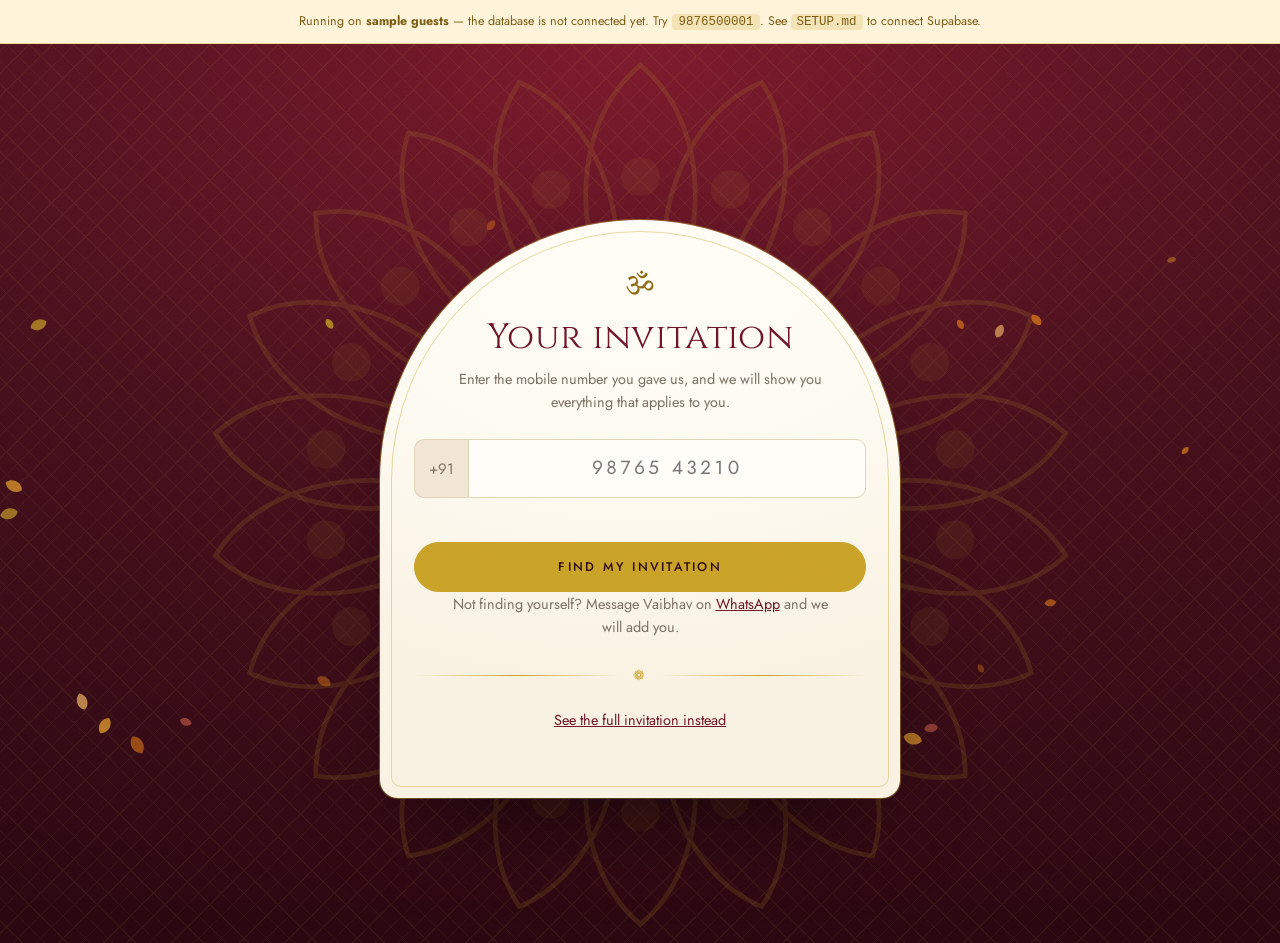
<file: guest.html>
<!DOCTYPE html>
<html lang="en">
<head>
<meta charset="utf-8" />
<meta name="viewport" content="width=device-width, initial-scale=1" />
<title>My invitation · Vaibhav &amp; Mahak</title>
<meta name="description" content="Your personal details for Vaibhav and Mahak's wedding in Udaipur — room, timings, travel and photos." />
<meta name="robots" content="noindex" />
<meta name="theme-color" content="#2b0810" />
<link rel="preconnect" href="https://fonts.googleapis.com" />
<link rel="preconnect" href="https://fonts.gstatic.com" crossorigin />
<link href="https://fonts.googleapis.com/css2?family=Cinzel:wght@400;500;600&family=Cormorant+Garamond:ital,wght@0,400;0,500;1,400&family=Italianno&family=Jost:wght@300;400;500&family=Tiro+Devanagari+Hindi&display=swap" rel="stylesheet" />
<link rel="stylesheet" href="assets/css/tokens.css" />
<link rel="stylesheet" href="assets/css/motion.css" />
<link rel="stylesheet" href="assets/css/invite.css" />
<link rel="stylesheet" href="assets/css/portal.css" />
</head>
<body class="portal">

<div id="demo-note"></div>

<!-- ══════════ step 1: find yourself ══════════ -->
<section class="lookup" id="lookup">
  <div class="lookup__mandala spin-slow" id="lookup-mandala" aria-hidden="true"></div>
  <canvas class="petals" id="lookup-petals" aria-hidden="true"></canvas>

  <div class="lookup__card" data-reveal="rise">
    <div class="lookup__om deva">ॐ</div>
    <h1>Your invitation</h1>
    <p>Enter the mobile number you gave us, and we will show you everything that applies to you.</p>

    <form id="lookup-form" novalidate>
      <div class="phone-in">
        <div class="phone-in__cc">+91</div>
        <input type="tel" id="phone" inputmode="numeric" autocomplete="tel"
               maxlength="17" placeholder="98765 43210" aria-label="Your mobile number" />
      </div>
      <div class="lookup__err" id="lookup-err" role="alert"></div>
      <button class="btn btn--gold" type="submit" id="lookup-btn" style="width:100%">
        <span>Find my invitation</span>
      </button>
    </form>

    <p class="lookup__help" id="lookup-help"></p>
    <div class="orn"><i>❁</i></div>
    <p class="lookup__help"><a href="index.html">See the full invitation instead</a></p>
  </div>
</section>

<!-- ══════════ step 2: everything about you ══════════ -->
<main class="me" id="me">

  <header class="me__hero">
    <div class="garland" id="me-garland" aria-hidden="true"></div>
    <canvas class="petals" id="me-petals" aria-hidden="true"></canvas>
    <div class="me__inner">
      <div class="me__eyebrow" data-reveal="down">Welcome, dearest guest</div>
      <h1 class="me__name gold-shimmer" id="me-name" data-reveal="scale">—</h1>
      <div class="me__sub" id="me-sub" data-reveal="up"></div>
      <div class="me__msg" id="me-msg" data-reveal="up" hidden></div>
      <div class="me__chips" id="me-chips" data-reveal="up" data-stagger="70"></div>
      <div class="me__actions" data-reveal="up">
        <button class="btn btn--gold" id="me-ics"><span>Add my functions to calendar</span></button>
        <a class="btn btn--ghost" href="#my-rsvp"><span>Update my reply</span></a>
        <button class="btn btn--ghost" id="me-out"><span>Not you?</span></button>
      </div>
    </div>
  </header>

  <!-- room · table · pickup -->
  <section class="psec" style="padding-top:0">
    <div class="wrap">
      <div class="keys" id="me-keys" data-stagger="110"></div>
    </div>
  </section>

  <!-- my functions -->
  <section class="psec">
    <div class="wrap">
      <div class="psec__head" data-reveal="up">
        <span class="eyebrow">Your schedule</span>
        <h2>Here are the celebrations you've locked in</h2>
        <p id="me-fn-note"></p>
      </div>
      <div class="myfn" id="me-fns" data-stagger="90"></div>
    </div>
  </section>

  <!-- travel & stay -->
  <section class="psec psec--dark">
    <div class="wrap">
      <div class="psec__head" data-reveal="up">
        <span class="eyebrow">Logistics</span>
        <h2>Your travel &amp; stay</h2>
      </div>
      <div class="info-grid" id="me-travel" data-stagger="80"></div>
    </div>
  </section>

  <!-- photos -->
  <section class="psec psec--dark" style="padding-top:0">
    <div class="wrap">
      <div class="psec__head" data-reveal="up">
        <span class="eyebrow">Memories</span>
        <h2>Photo albums</h2>
        <p>Albums appear here as our photographers upload them. Downloads are free — take whatever you like.</p>
      </div>
      <div class="albums" id="me-albums" data-stagger="90"></div>
    </div>
  </section>

  <!-- announcements -->
  <section class="psec psec--dark" style="padding-top:0" id="me-news-sec" hidden>
    <div class="wrap">
      <div class="psec__head" data-reveal="up">
        <span class="eyebrow">From us</span>
        <h2>Latest updates</h2>
      </div>
      <div class="news" id="me-news" data-stagger="80"></div>
    </div>
  </section>

  <!-- guide -->
  <section class="psec">
    <div class="wrap">
      <div class="psec__head" data-reveal="up">
        <span class="eyebrow">Wedding guide</span>
        <h2>Everything else you might wonder</h2>
      </div>
      <div class="guide" id="me-guide" data-stagger="70"></div>
    </div>
  </section>

  <!-- rsvp -->
  <section class="psec" id="my-rsvp" style="background:linear-gradient(180deg,var(--cream),var(--parchment))">
    <div class="wrap">
      <div class="psec__head" style="text-align:center" data-reveal="up">
        <span class="eyebrow">Keep us right</span>
        <h2>Update your reply</h2>
        <p>Numbers changed? Someone dropping out? Change it here any time.</p>
      </div>
      <div class="rsvp-mini" id="me-rsvp" data-reveal="up"></div>
    </div>
  </section>

  <footer class="pfoot">
    <div class="pfoot__names gold-text">Vaibhav &amp; Mahak</div>
    <p>2 February 2027 · Udaipur, Rajasthan · #Vaibhavki PermanentMahak</p>
    <p><a href="index.html">Full invitation</a></p>
  </footer>
</main>

<script src="js/side.js"></script>
<script src="js/util.js"></script>
<script src="js/data.js"></script>
<script src="js/store.js"></script>
<script src="js/config.js"></script>
<script src="js/db.js"></script>
<script src="js/motifs.js"></script>
<script src="js/motion.js"></script>
<script src="js/guest.js"></script>
</body>
</html>
</file>
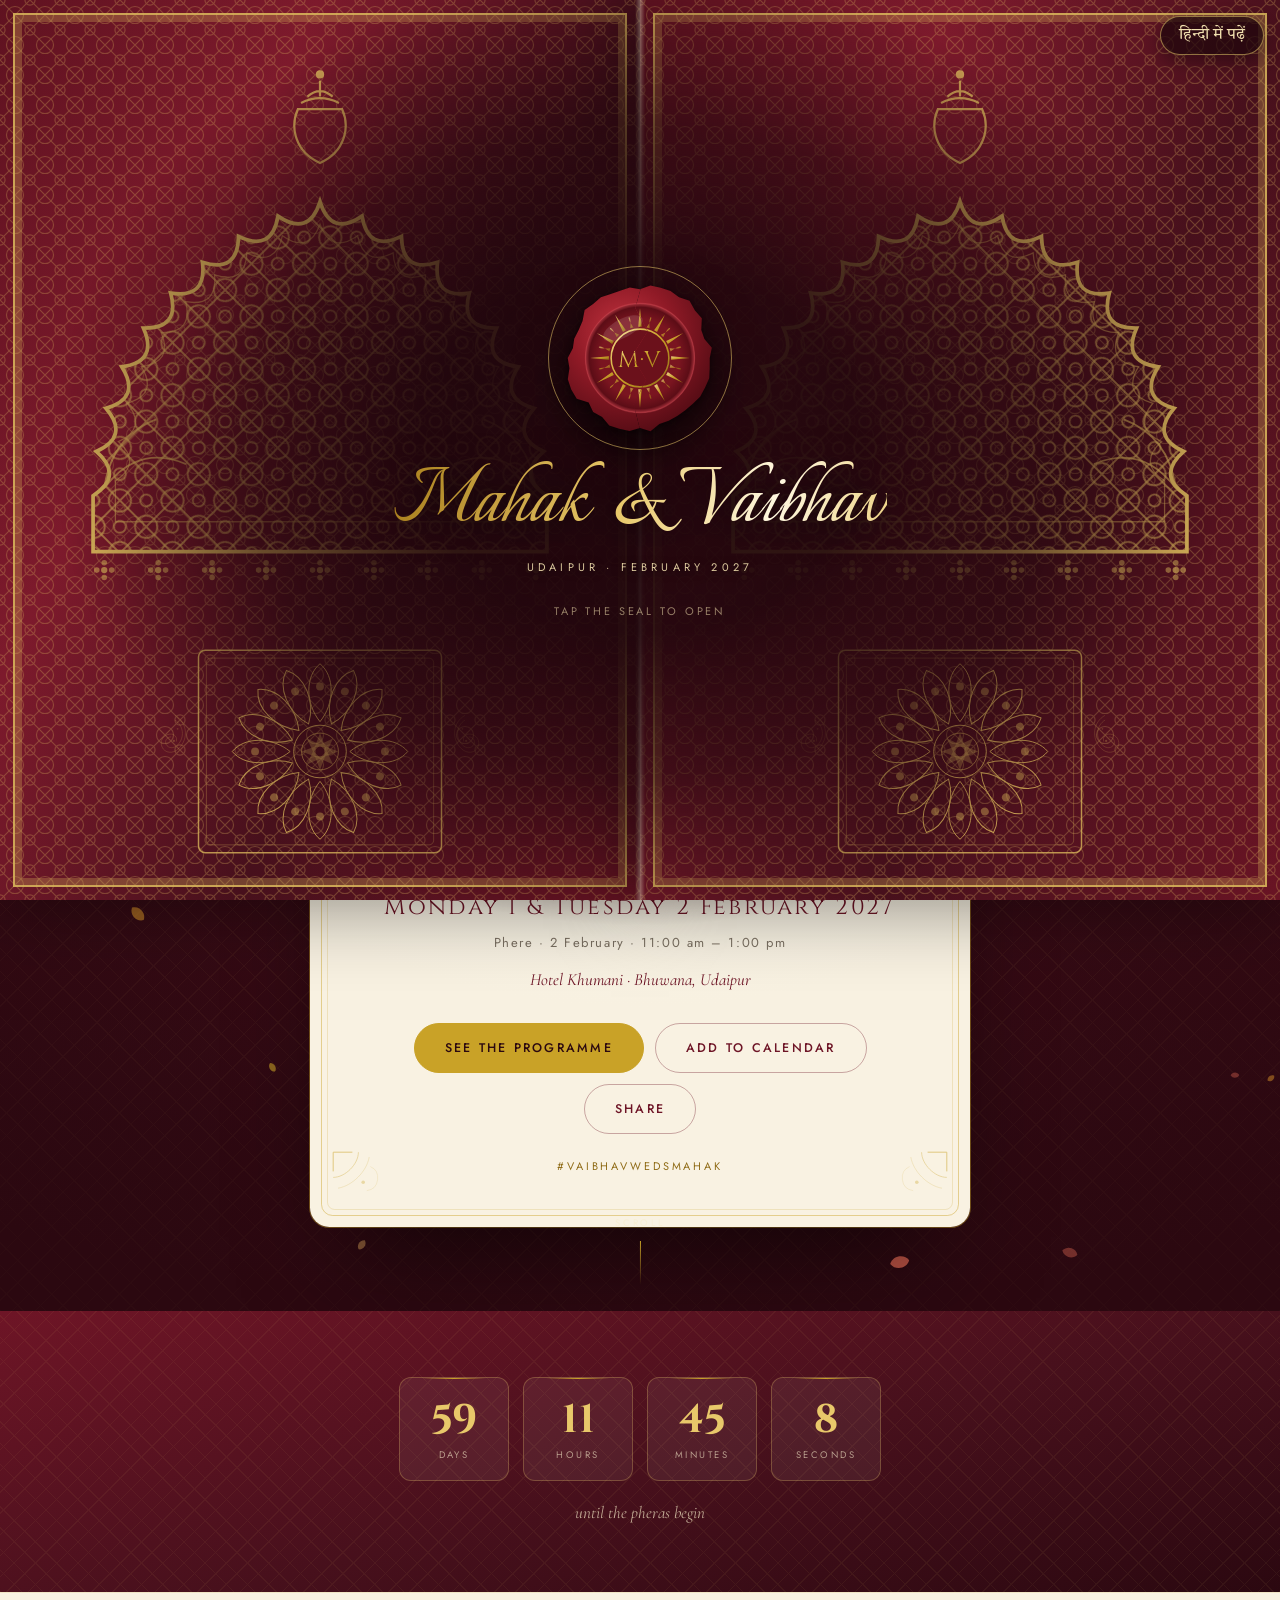
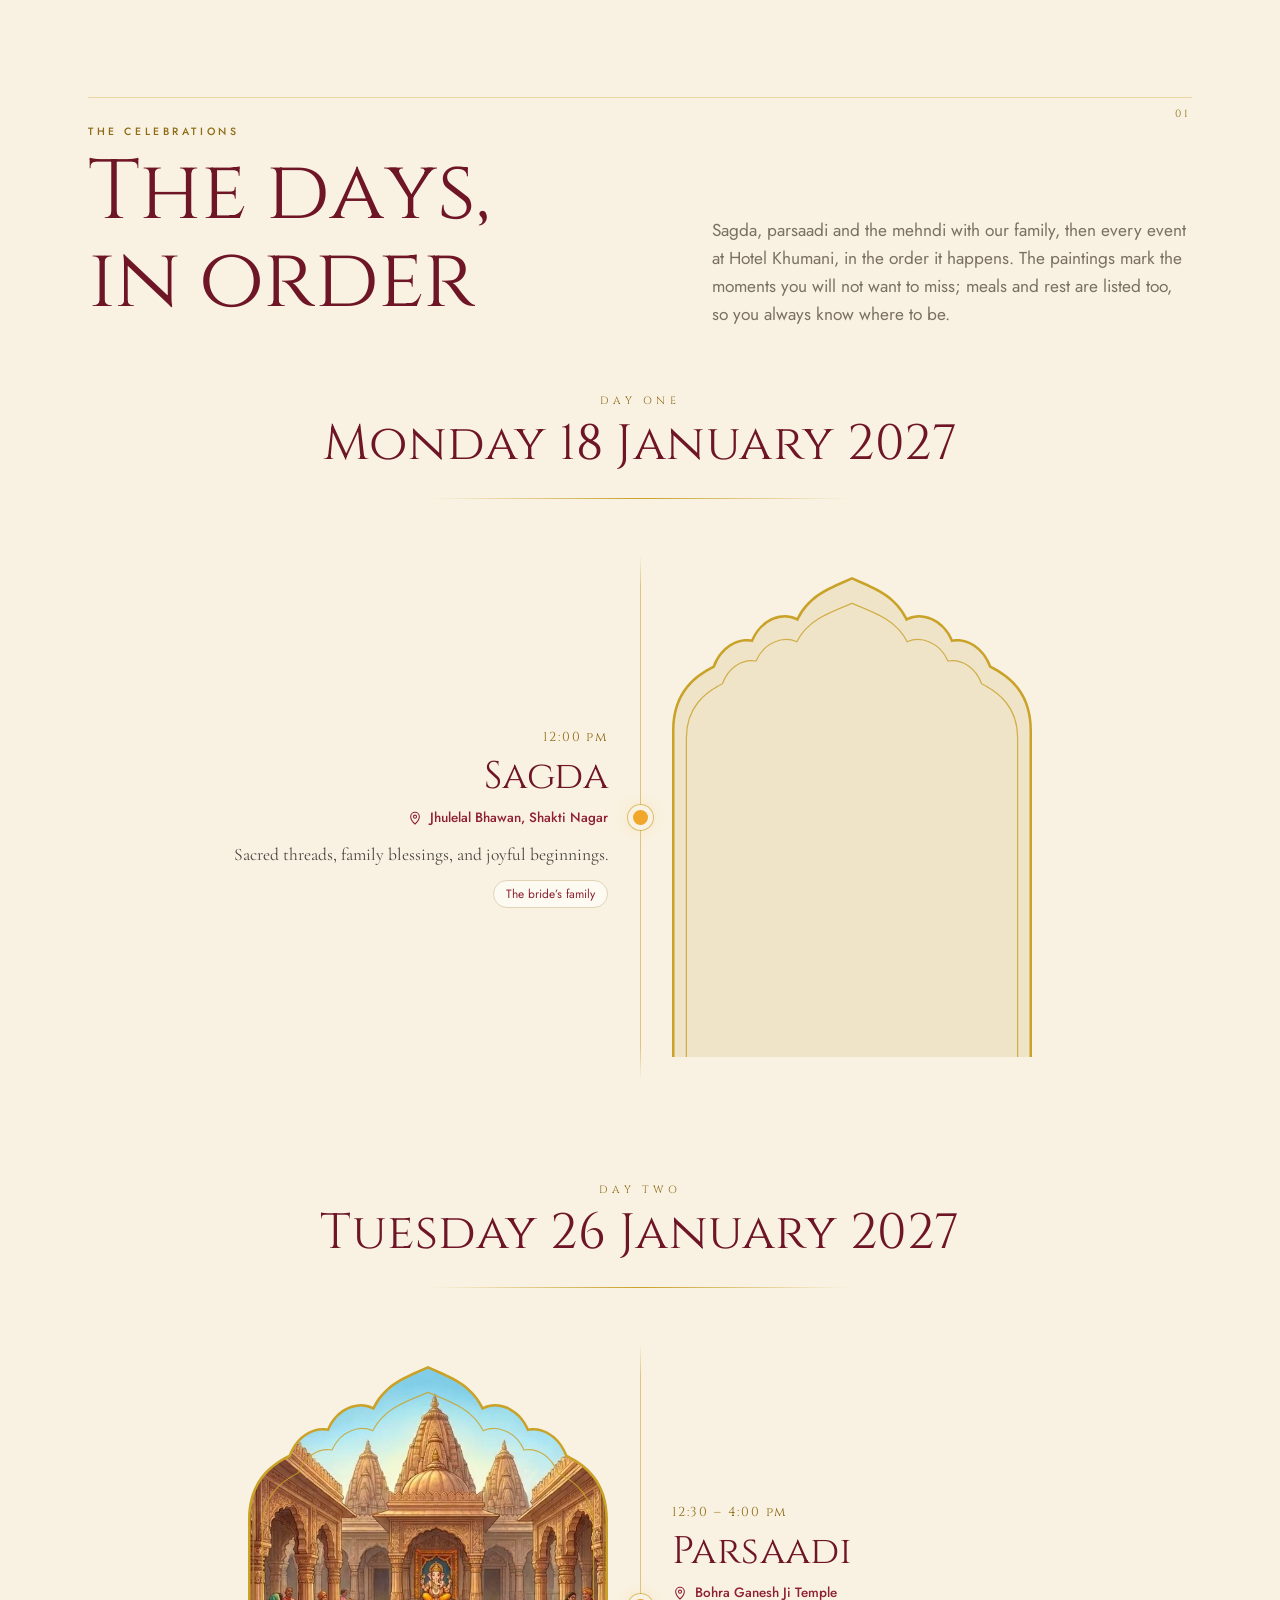
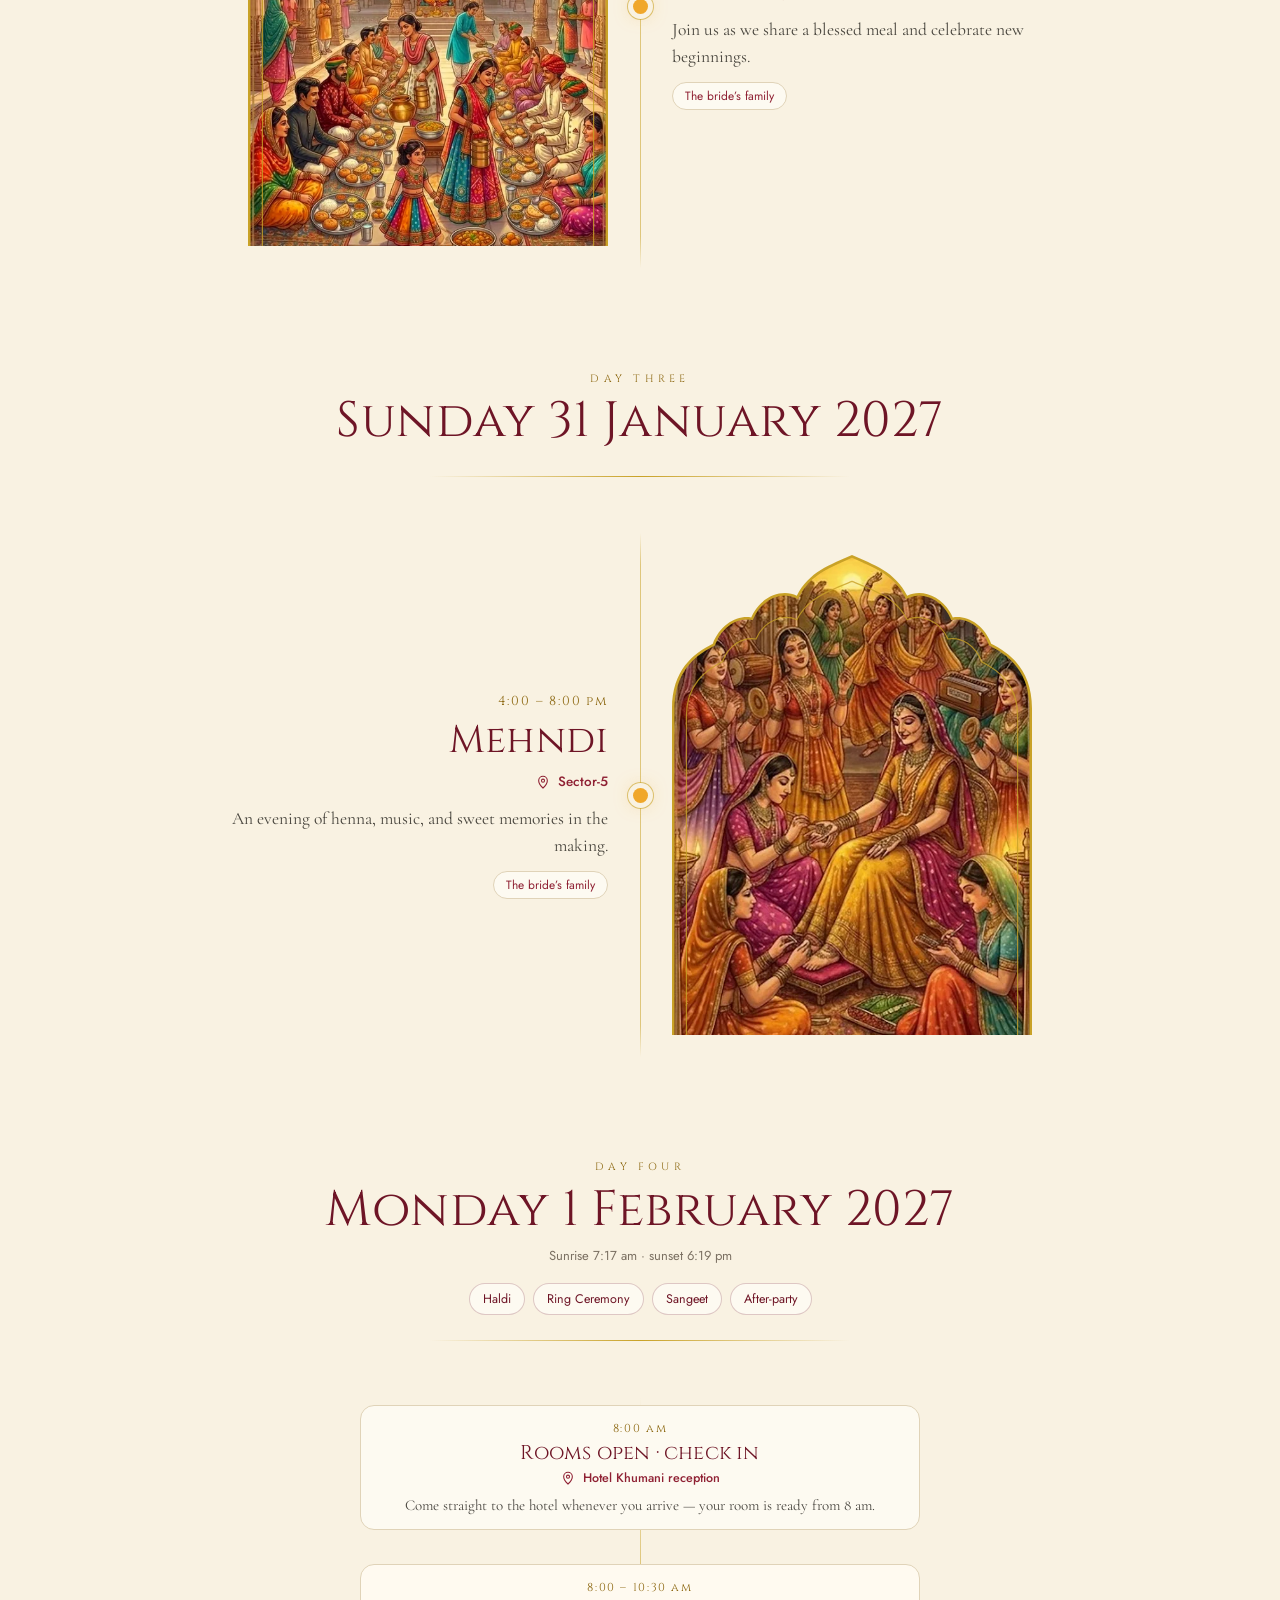
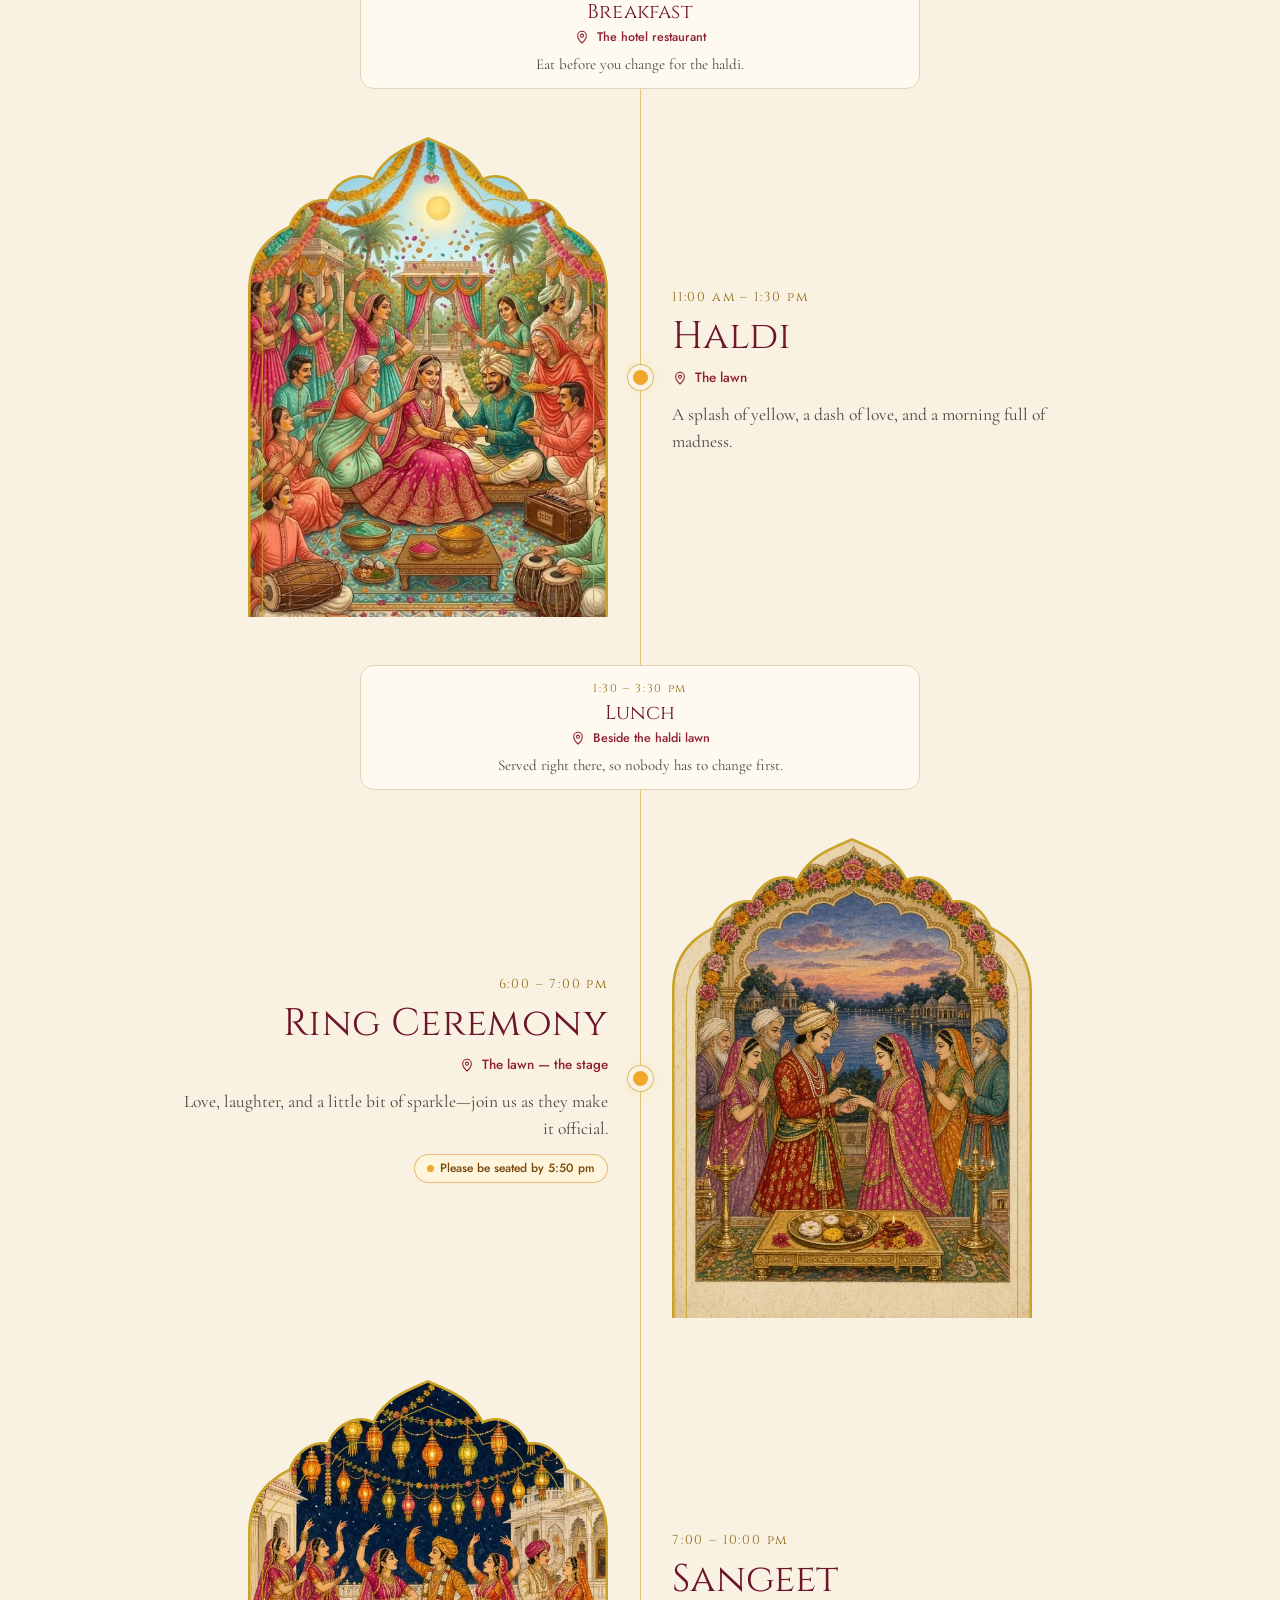
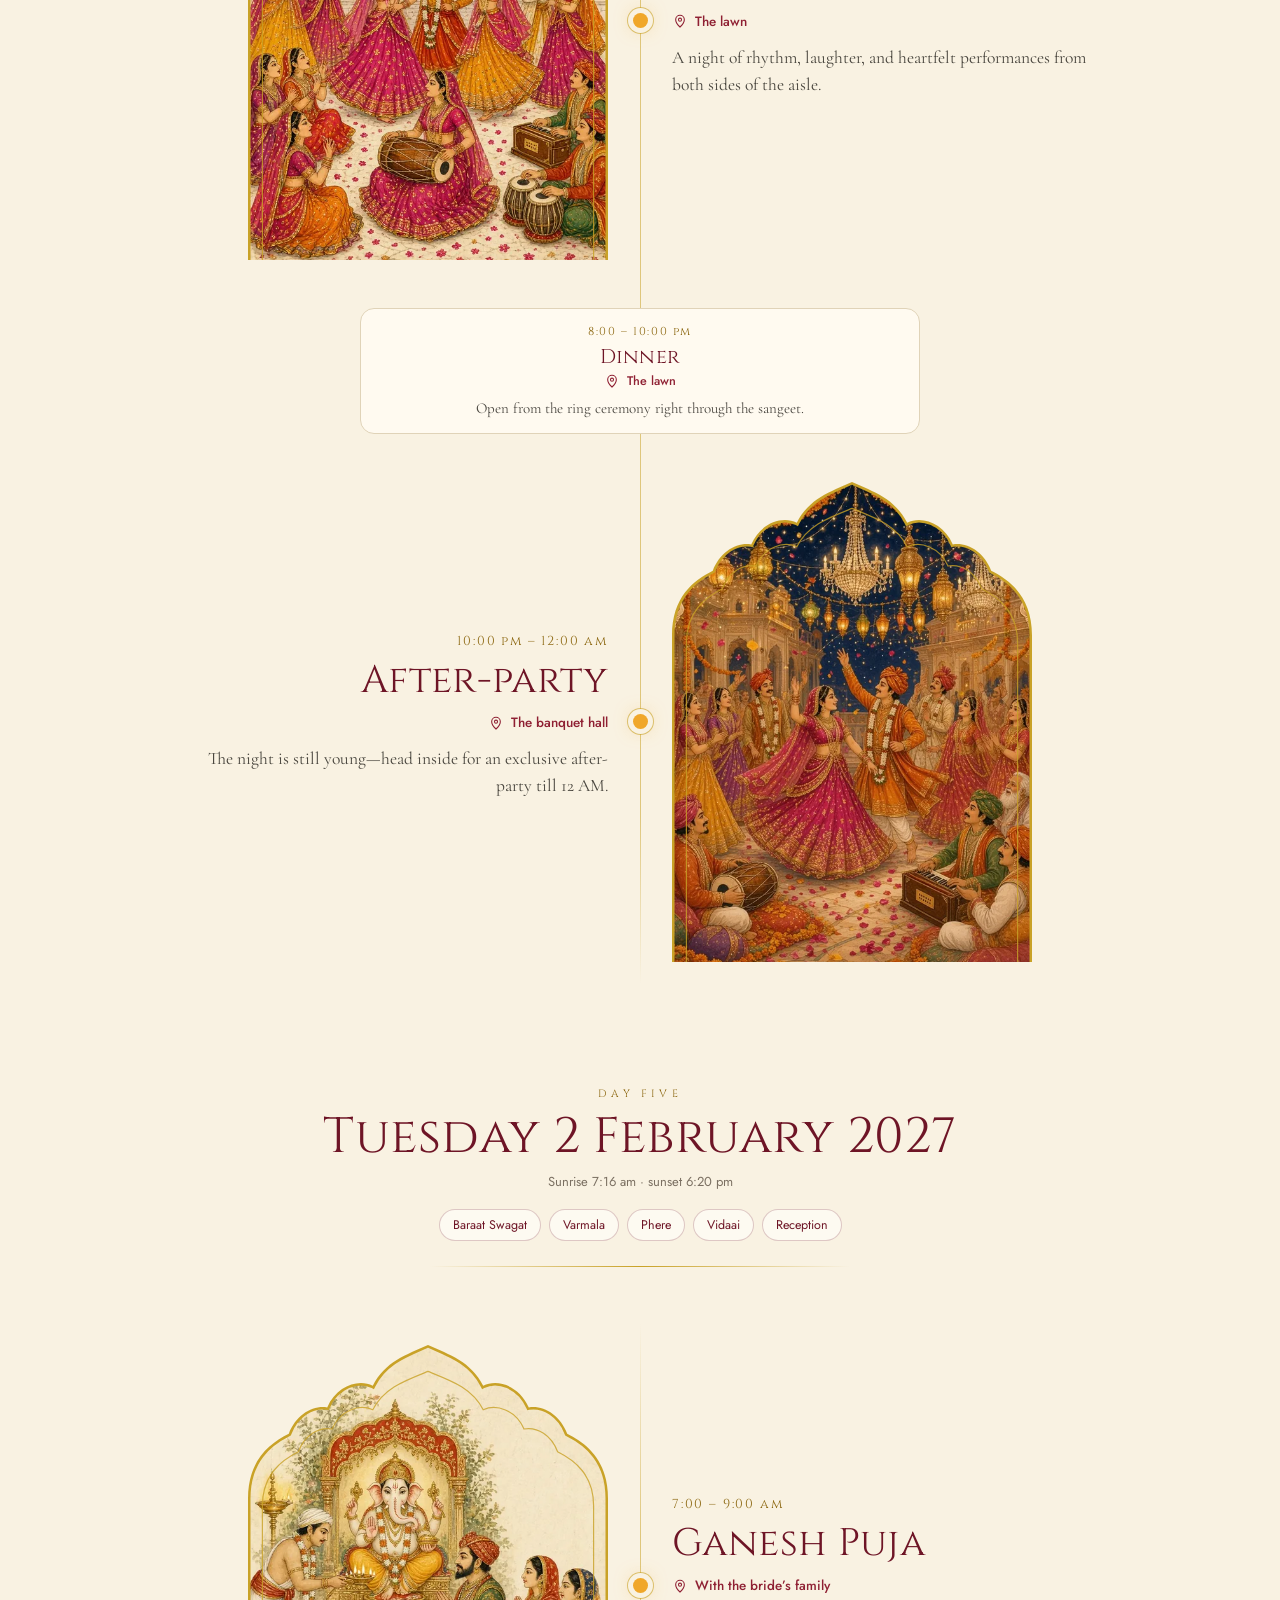
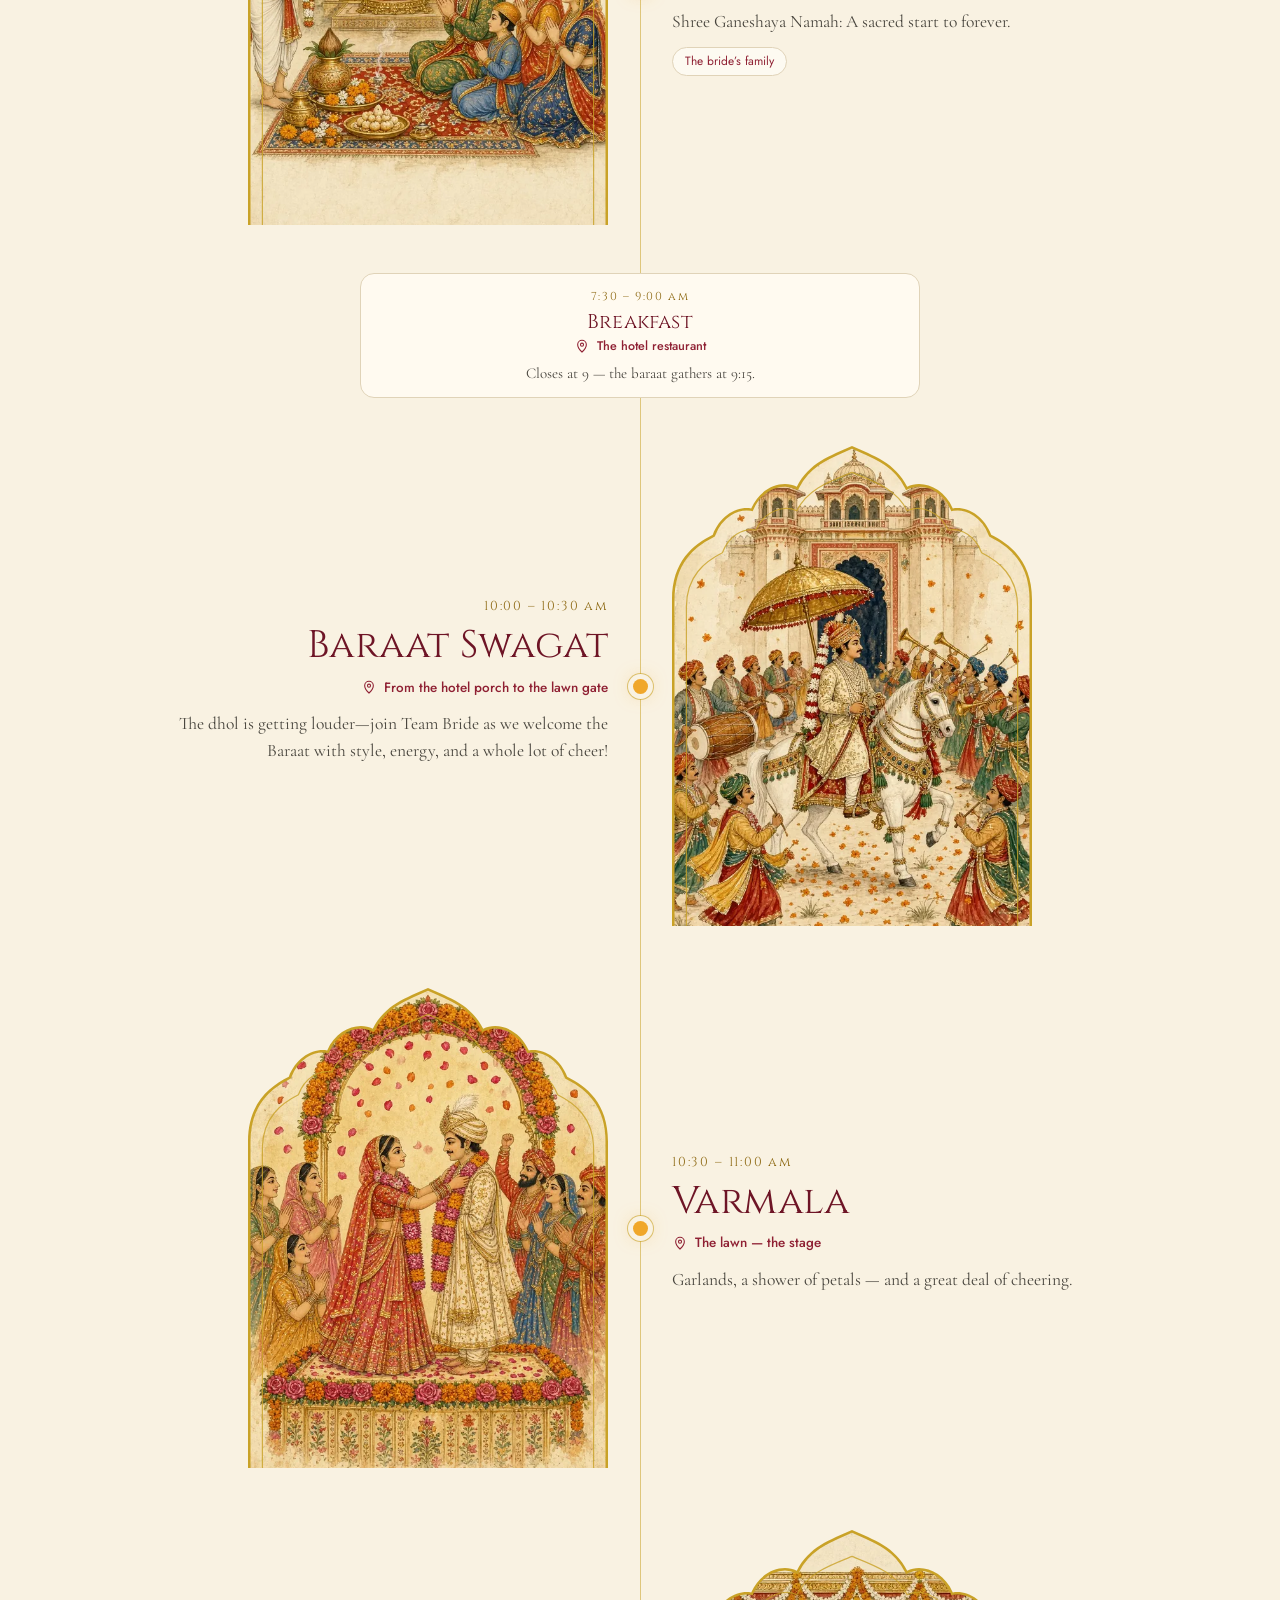
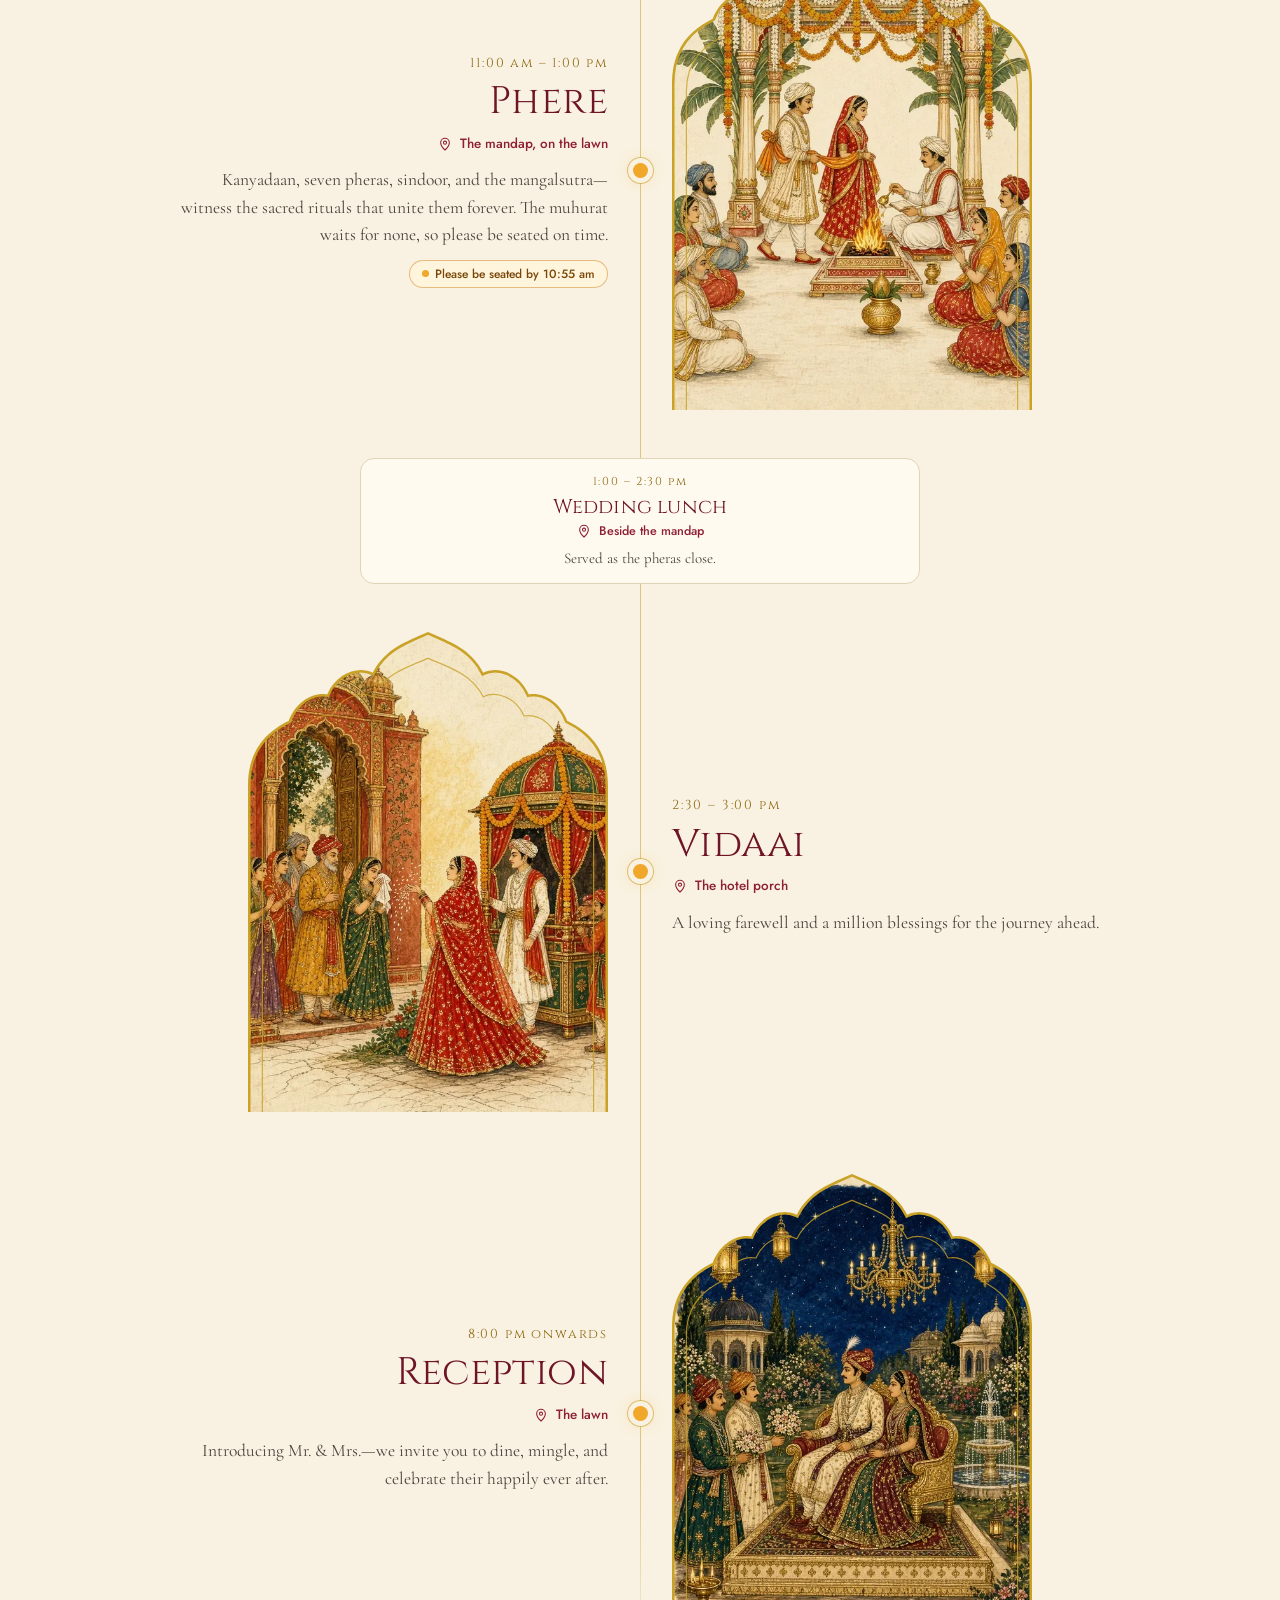
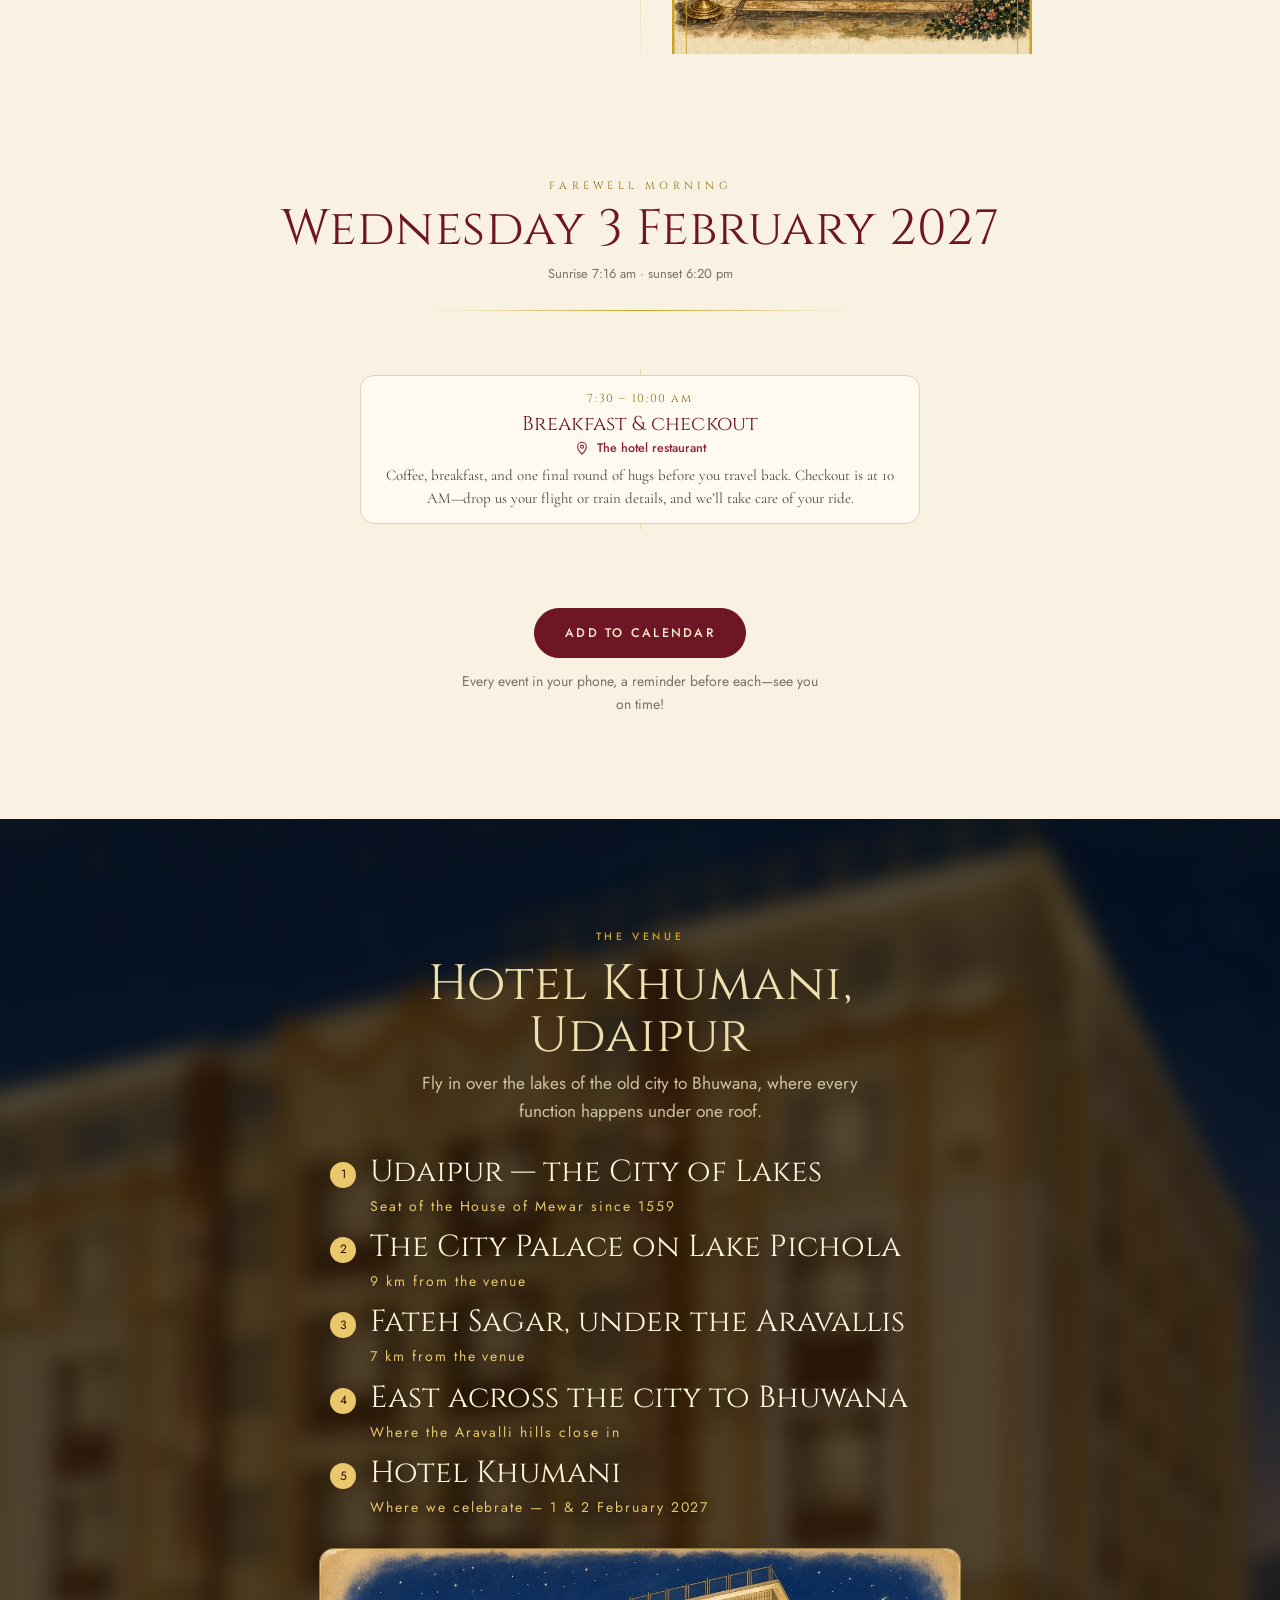
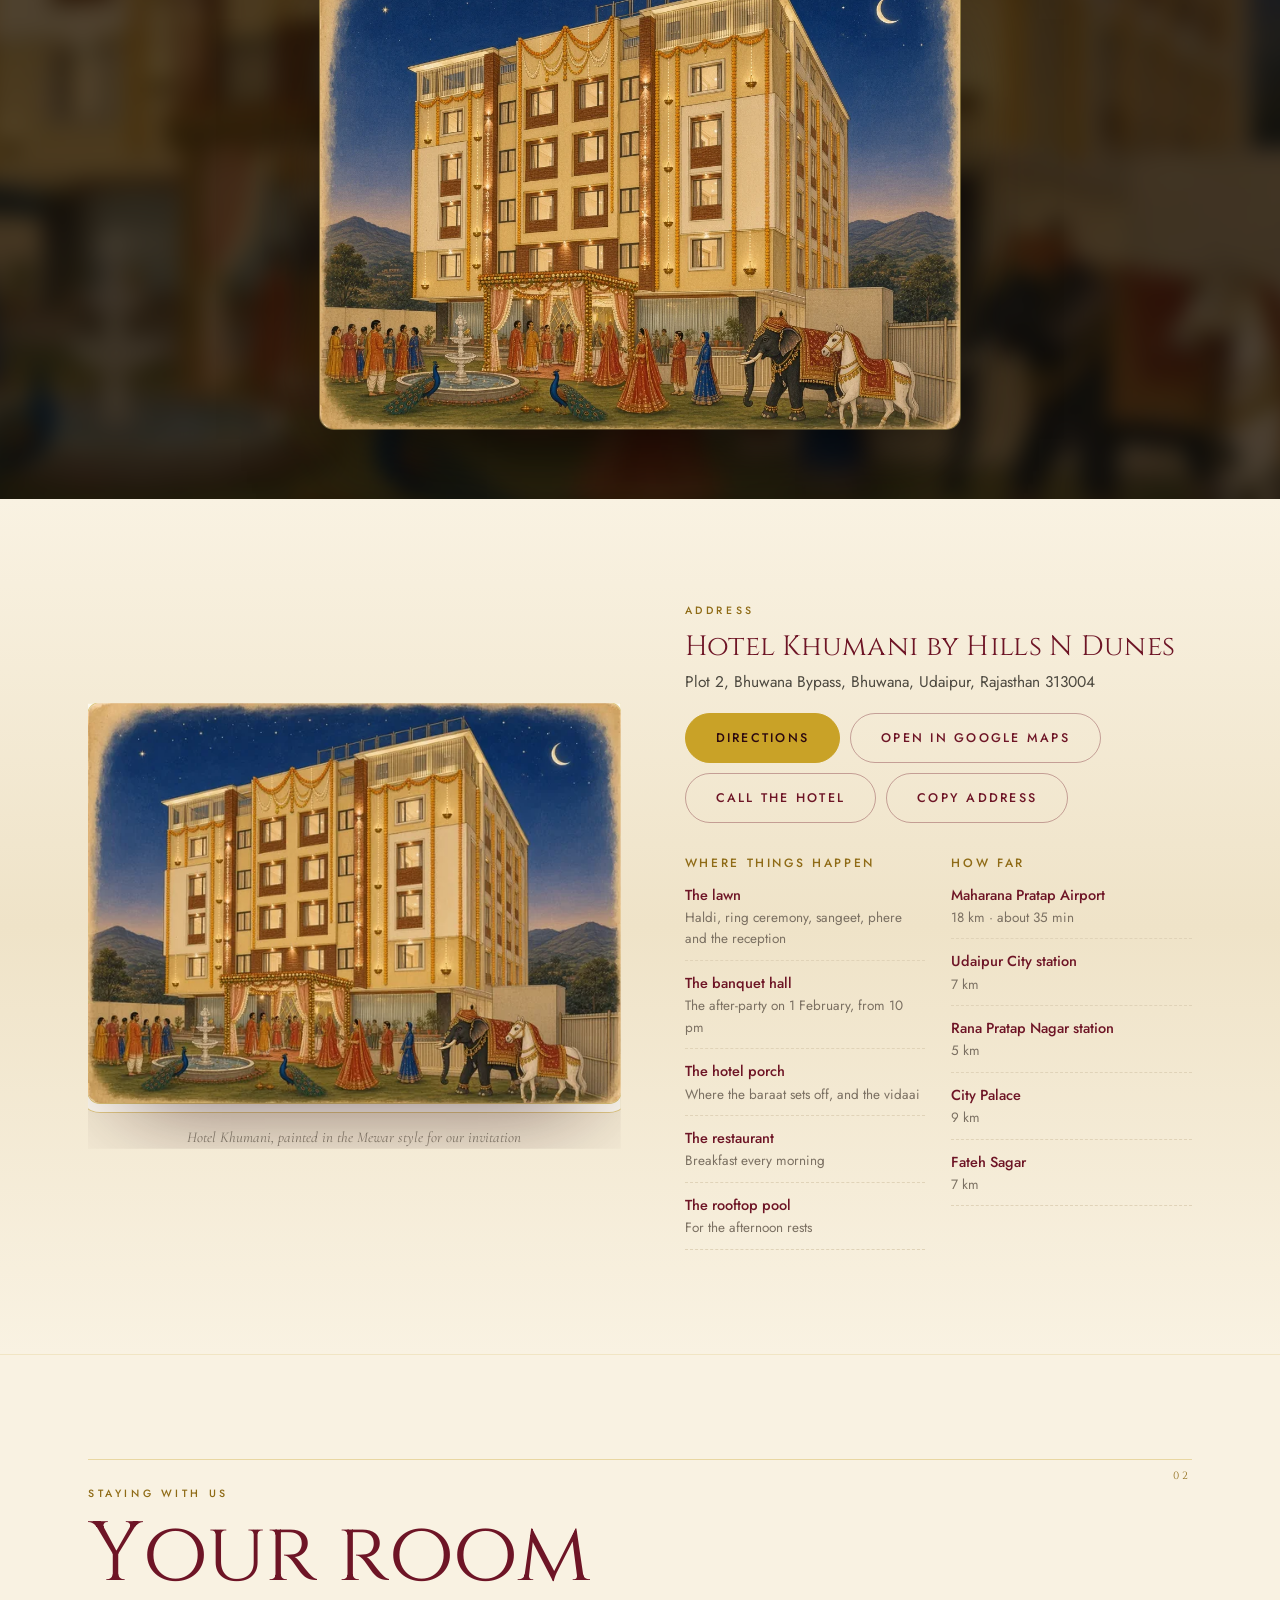
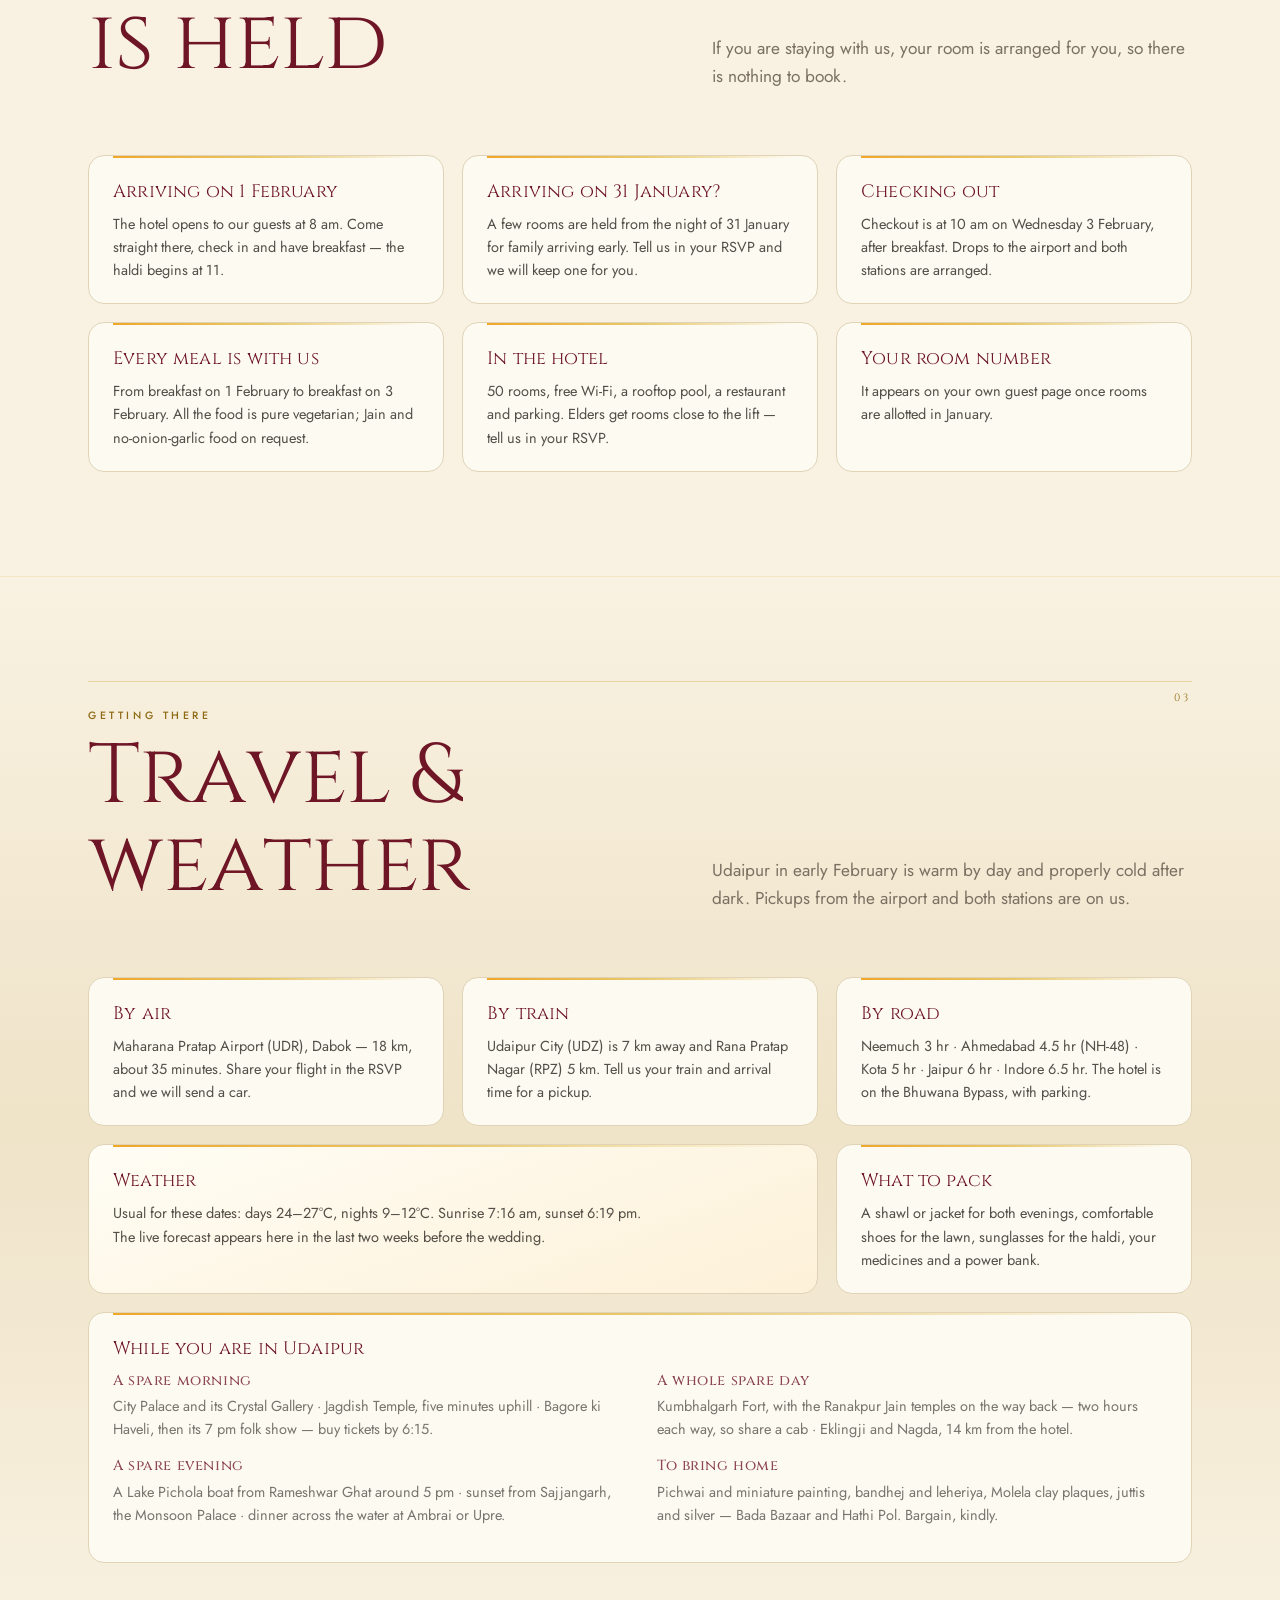
<file: mahak.html>
<!DOCTYPE html>
<html lang="en" data-side="bride">
<!-- Generated from index.html by tools/build-sides.py. Edit index.html, then run it. -->
<head>
<meta charset="utf-8" />
<meta name="viewport" content="width=device-width, initial-scale=1, viewport-fit=cover" />
<title>Mahak &amp; Vaibhav · 1 &amp; 2 February 2027 · Hotel Khumani, Udaipur</title>
<meta name="description" content="Mahak Kalra weds Vaibhav Bhatnagar — 1 and 2 February 2027 at Hotel Khumani, Udaipur. The full programme, the venue, travel and RSVP, in English and Hindi." />
<meta name="theme-color" content="#2b0810" />
<meta property="og:title" content="Mahak &amp; Vaibhav — Udaipur, 1 &amp; 2 February 2027" />
<meta property="og:description" content="You are invited. Haldi, the ring ceremony and sangeet on 1 February; baraat, phere and reception on 2 February — Hotel Khumani, Udaipur." />
<meta property="og:type" content="website" />
<meta property="og:image" content="https://vaibhavbhatnagar17.github.io/wedding/assets/og-mahak.jpg" />
<meta property="og:image:width" content="1200" />
<meta property="og:image:height" content="630" />
<meta name="twitter:card" content="summary_large_image" />
<link rel="icon" href="data:image/svg+xml,%3Csvg xmlns='http://www.w3.org/2000/svg' viewBox='0 0 64 64'%3E%3Ccircle cx='32' cy='32' r='30' fill='%236e1526'/%3E%3Ccircle cx='32' cy='32' r='15' fill='none' stroke='%23e8c86a' stroke-width='3'/%3E%3Cg stroke='%23e8c86a' stroke-width='3' stroke-linecap='round'%3E%3Cpath d='M32 6v8M32 50v8M6 32h8M50 32h8M13.6 13.6l5.6 5.6M44.8 44.8l5.6 5.6M13.6 50.4l5.6-5.6M44.8 19.2l5.6-5.6'/%3E%3C/g%3E%3C/svg%3E" />
<link rel="preconnect" href="https://fonts.googleapis.com" />
<link rel="preconnect" href="https://fonts.gstatic.com" crossorigin />
<link rel="preconnect" href="https://unpkg.com" crossorigin />
<link rel="preconnect" href="https://server.arcgisonline.com" crossorigin />
<link href="https://fonts.googleapis.com/css2?family=Cinzel:wght@400;500;600&family=Cormorant+Garamond:ital,wght@0,400;0,500;0,600;1,400&family=Italianno&family=Jost:wght@300;400;500&family=Tiro+Devanagari+Hindi:ital@0;1&display=swap" rel="stylesheet" />
<link rel="stylesheet" href="assets/css/tokens.css" />
<link rel="stylesheet" href="assets/css/motion.css" />
<link rel="stylesheet" href="assets/css/invite.css" />
<link rel="stylesheet" href="assets/css/royal.css" />
<script src="js/side.js"></script>
<script src="js/i18n.js"></script>
</head>
<body class="invite is-locked">

<!-- ══════════ the gate: a sealed farmaan between two jharokha doors ══════════ -->
<div class="gate" id="gate">
  <div class="gate__glow"></div>
  <div class="gate__doors">
    <div class="gate__door gate__door--l" id="door-l"></div>
    <div class="gate__door gate__door--r" id="door-r"></div>
  </div>
  <div class="gate__seam"></div>
  <div class="gate__latch">
    <button class="seal" id="gate-ring" type="button" data-i18n-attr="aria-label:gate.aria" aria-label="Break the seal and open the invitation">
      <span class="seal__half seal__half--l" id="seal-l"></span>
      <span class="seal__half seal__half--r" id="seal-r"></span>
      <span class="seal__crack" aria-hidden="true"></span>
    </button>
    <div class="gate__names gold-shimmer" data-i18n="names.pair">Mahak &amp; Vaibhav</div>
    <div class="gate__sub" data-i18n="gate.sub">Udaipur · February 2027</div>
    <div class="gate__hint" data-i18n="gate.hint">Tap the seal to open</div>
  </div>
  <button class="gate__lang" type="button" data-lang-toggle data-i18n="lang.label">हिन्दी में पढ़ें</button>
</div>

<div class="thread" id="thread" aria-hidden="true"></div>

<!-- ══════════ nav ══════════ -->
<nav class="nav" id="nav">
  <div class="nav__in">
    <a class="nav__mono" href="#top" aria-label="Vaibhav and Mahak"><span class="nav__sun" id="nav-sun" aria-hidden="true"></span>V &amp; M</a>
    <div class="nav__links">
      <a href="#programme" data-i18n="nav.programme">Programme</a>
      <a href="#venue" data-i18n="nav.venue">Venue</a>
      <a href="#stay" data-i18n="nav.stay">Stay</a>
      <a href="#travel" data-i18n="nav.travel">Travel</a>
      <a href="#rsvp" data-i18n="nav.rsvp">RSVP</a>
    </div>
    <div class="nav__tools">
      <button class="pill" type="button" data-lang-toggle data-i18n="lang.switch" lang="hi">हिन्दी</button>
      <button class="pill pill--icon" type="button" id="sound-btn" aria-pressed="false" data-i18n-attr="aria-label:sound.on" aria-label="Play the shehnai">
        <svg viewBox="0 0 24 24" aria-hidden="true"><path class="snd-on" d="M4 9h4l5-4v14l-5-4H4z M16 8.5a4.5 4.5 0 0 1 0 7 M18.5 6a8 8 0 0 1 0 12"/><path class="snd-off" d="M4 9h4l5-4v14l-5-4H4z M17 9l5 6 M22 9l-5 6"/></svg>
      </button>
      <a class="btn btn--gold btn--sm nav__me" href="guest.html"><span data-i18n="nav.me">My details</span></a>
      <button class="pill pill--icon nav__burger" type="button" id="menu-btn" aria-expanded="false" aria-controls="menu" data-i18n-attr="aria-label:nav.menu" aria-label="Menu">
        <svg viewBox="0 0 24 24" aria-hidden="true"><path d="M4 7h16M4 12h16M4 17h16"/></svg>
      </button>
    </div>
  </div>
</nav>

<!-- ══════════ phone menu ══════════ -->
<div class="menu" id="menu" hidden>
  <div class="menu__in">
    <a href="#programme" data-i18n="nav.programme">Programme</a>
    <a href="#venue" data-i18n="nav.venue">Venue</a>
    <a href="#stay" data-i18n="nav.stay">Stay</a>
    <a href="#travel" data-i18n="nav.travel">Travel</a>
    <a href="#help" data-i18n="nav.help">Help</a>
    <a href="#rsvp" data-i18n="nav.rsvp">RSVP</a>
    <a href="guest.html" data-i18n="nav.me">My details</a>
    <button class="btn btn--ghost" type="button" data-lang-toggle><span data-i18n="lang.label">हिन्दी में पढ़ें</span></button>
  </div>
</div>

<!-- ══════════ live ribbon on the wedding days ══════════ -->
<aside class="now" id="now" hidden aria-live="polite"></aside>

<main id="top">

  <!-- ══════════ hero ══════════ -->
  <header class="hero" id="hero">
    <div class="hero__mandala spin-slow" id="hero-mandala" aria-hidden="true"></div>
    <div class="hero__feather hero__feather--l float" id="feather-l" aria-hidden="true"></div>
    <div class="hero__feather hero__feather--r float" id="feather-r" aria-hidden="true"></div>
    <div class="garland" id="hero-garland" aria-hidden="true"></div>
    <canvas class="petals" id="hero-petals" aria-hidden="true"></canvas>

    <div class="wrap">
      <article class="card-invite" data-reveal="rise">
        <div class="card-invite__corner card-invite__corner--bl" id="corner-bl"></div>
        <div class="card-invite__corner card-invite__corner--br" id="corner-br"></div>
        <div class="card-invite__sun" id="card-sun" aria-hidden="true"></div>

        <div class="card-invite__ganesh">॥ श्री गणेशाय नमः ॥</div>
        <div class="card-invite__pre" data-i18n-html="card.pre">With the blessings of our elders,<br>the Bhatnagar family invites you to the wedding of</div>

        <div class="names">
          <span class="names__n" data-reveal="ink" data-i18n="card.groom">Vaibhav</span>
          <span class="names__amp" data-reveal="up" data-delay="620" data-i18n="card.weds">weds</span>
          <span class="names__n" data-reveal="ink" data-delay="420" data-i18n="card.bride">Mahak</span>
        </div>

        <div class="parents">
          <div class="parents__side">
            <span data-i18n="card.son">Son of</span>
            <b data-i18n-html="card.groomParents">Kamla Srivastava &amp;<br>Ved Prakash Bhatnagar</b>
          </div>
          <div class="parents__side">
            <div class="parents__grand">
              <span data-i18n="card.granddaughter">Grand Daughter of</span>
              <b data-i18n-html="card.brideGrandparents">Late Shaanti Devi Kalra &amp;<br>Late Gelaram ji Kalra</b>
            </div>
            <span data-i18n="card.daughter">Daughter of</span>
            <b data-i18n-html="card.brideParents">Riya Kalra &amp;<br>Kishore Kalra</b>
          </div>
        </div>

        <div class="orn"><i>❁</i></div>

        <div class="card-invite__meta">
          <div class="card-invite__date" data-i18n="card.date">Monday 1 &amp; Tuesday 2 February 2027</div>
          <div class="card-invite__muhurat" data-i18n="card.muhurat">Phere · 2 February · 11:00 am – 1:00 pm</div>
          <div class="card-invite__place" data-i18n="card.place">Hotel Khumani · Bhuwana, Udaipur</div>
        </div>

        <div class="card-invite__cta">
          <a class="btn btn--gold" href="#programme"><span data-i18n="btn.programme">See the programme</span></a>
          <button class="btn btn--ghost" type="button" data-ics><span data-i18n="btn.ics">Add to calendar</span></button>
          <button class="btn btn--ghost" type="button" id="btn-share"><span data-i18n="btn.share">Share</span></button>
        </div>

        <div class="card-invite__tag">#VaibhavWedsMahak</div>
      </article>
    </div>

    <div class="scroll-cue"><span data-i18n="hero.scroll">scroll</span><i></i></div>
  </header>

  <!-- ══════════ countdown ══════════ -->
  <section class="sec sec--dark sec--tight">
    <div class="wrap">
      <div class="countdown" id="countdown" data-stagger="90"></div>
      <p class="countdown__to" data-i18n="cd.to">until the pheras begin</p>
    </div>
  </section>

  <!-- ══════════ the programme ══════════ -->
  <section class="sec sec--cream" id="programme">
    <div class="wrap">
      <div class="sec__head" data-index="01" data-reveal="up">
        <div><span class="eyebrow" data-i18n="prog.eyebrow">The celebrations</span>
        <h2 data-split="chars" data-reveal="up" data-i18n="prog.title">Two days, in order</h2></div>
        <p data-i18n="prog.lead">Every event at Hotel Khumani, in the order it happens.</p>
      </div>
      <div class="prog" id="prog"></div>
      <div class="prog__cal" data-reveal="up">
        <button class="btn" type="button" data-ics><span data-i18n="btn.ics">Add to calendar</span></button>
        <p data-i18n="prog.cal">Put every event in your phone, with a reminder before each one</p>
      </div>
    </div>
  </section>

  <!-- ══════════ the venue: a drone flight from the old city ══════════ -->
  <section class="fly" id="venue" aria-labelledby="venue-title">
    <div class="fly__track" id="fly">
      <div class="fly__stage">
        <img class="fly__poster" src="assets/art/venue-khumani-640.webp" alt="" aria-hidden="true" width="640" height="480" />
        <video class="fly__film" id="fly-film" muted playsinline disablepictureinpicture preload="none" aria-hidden="true" tabindex="-1"></video>
        <div class="fly__pins" id="fly-pins" aria-hidden="true"></div>
        <div class="fly__veil" aria-hidden="true"></div>
        <div class="fly__head">
          <span class="eyebrow" data-i18n="venue.eyebrow">The venue</span>
          <h2 id="venue-title" data-i18n="venue.title">Hotel Khumani, Udaipur</h2>
          <p data-i18n="venue.lead">Fly in over the lakes of the old city to Bhuwana.</p>
        </div>
        <ol class="fly__caps" id="fly-caps"></ol>
        <div class="fly__hud">
          <button class="fly__again" type="button" id="fly-again" hidden>Fly again</button>
          <span class="fly__bar"><i id="fly-bar"></i></span>
          <a class="fly__skip" href="#venue-info" data-i18n="venue.skip">Skip the flight</a>
        </div>
        <small class="fly__credit">Imagery © Esri, Maxar, Earthstar Geographics · Terrain © Mapzen</small>
        <figure class="fly__land" id="fly-land">
          <img src="assets/art/venue-khumani.webp" alt="" width="1024" height="768" loading="lazy" decoding="async" />
        </figure>
      </div>
    </div>
  </section>

  <section class="sec sec--parchment" id="venue-info">
    <div class="wrap">
      <div class="venue" id="venue-body"></div>
    </div>
  </section>

  <!-- ══════════ staying with us ══════════ -->
  <section class="sec sec--cream" id="stay">
    <div class="wrap">
      <div class="sec__head" data-index="02" data-reveal="up">
        <div><span class="eyebrow" data-i18n="stay.eyebrow">Staying with us</span>
        <h2 data-split="chars" data-reveal="up" data-i18n="stay.title">Your room is held</h2></div>
        <p data-i18n="stay.lead">If you are staying, your room is at Hotel Khumani itself.</p>
      </div>
      <div class="cards" id="stay-grid" data-stagger="80"></div>
    </div>
  </section>

  <!-- ══════════ travel & weather ══════════ -->
  <section class="sec sec--parchment" id="travel">
    <div class="wrap">
      <div class="sec__head" data-index="03" data-reveal="up">
        <div><span class="eyebrow" data-i18n="travel.eyebrow">Getting there</span>
        <h2 data-split="chars" data-reveal="up" data-i18n="travel.title">Travel &amp; weather</h2></div>
        <p data-i18n="travel.lead">Pickups from the airport and both stations are on us.</p>
      </div>
      <div class="cards" id="travel-grid" data-stagger="80"></div>
    </div>
  </section>

  <!-- ══════════ help desk ══════════ -->
  <section class="sec sec--parchment sec--tight" id="help">
    <div class="wrap">
      <div class="sec__head sec__head--mid" data-reveal="up">
        <span class="eyebrow" data-i18n="help.eyebrow">Help desk</span>
        <h2 data-i18n="help.title">Someone is always on call</h2>
        <p data-i18n="help.lead">For anything at all.</p>
      </div>
      <div class="help" id="help-grid" data-stagger="80"></div>
    </div>
  </section>

  <!-- ══════════ personal portal ══════════ -->
  <section class="sec sec--cream sec--tight">
    <div class="wrap wrap--narrow">
      <div class="portal-cta" data-reveal="scale">
        <span class="eyebrow" data-i18n="portal.eyebrow">Just for you</span>
        <h2 data-i18n="portal.title">Your own invitation</h2>
        <p data-i18n="portal.body">Enter your mobile number to see your room and pickup.</p>
        <a class="btn btn--gold" href="guest.html"><span data-i18n="portal.btn">Open my details</span></a>
      </div>
    </div>
  </section>

  <!-- ══════════ rsvp ══════════ -->
  <section class="sec sec--parchment" id="rsvp">
    <div class="wrap">
      <div class="sec__head sec__head--mid" data-reveal="up">
        <span class="eyebrow" data-i18n="rsvp.eyebrow">Please reply</span>
        <h2 data-split="chars" data-reveal="up" data-i18n="rsvp.title">RSVP</h2>
        <p data-i18n="rsvp.lead">Kindly respond by 15 January 2027.</p>
      </div>
      <div class="rsvp-card" id="rsvp-card" data-reveal="up"></div>
    </div>
  </section>

</main>

<footer class="foot">
  <div class="foot__mandala spin-slow-rev" id="foot-mandala" aria-hidden="true"></div>
  <div class="foot__sun" id="foot-sun" aria-hidden="true"></div>
  <p class="foot__together" data-i18n="foot.together">Together with our families,</p>
  <div class="foot__names gold-text" data-i18n="names.pair">Mahak &amp; Vaibhav</div>
</footer>

<script src="js/util.js"></script>
<script src="js/data.js"></script>
<script src="js/content.js"></script>
<script src="js/store.js"></script>
<script src="js/config.js"></script>
<script src="js/db.js"></script>
<script src="js/motifs.js"></script>
<script src="js/motion.js"></script>
<script src="js/flyin.js"></script>
<script src="js/invite.js"></script>
</body>
</html>
</file>
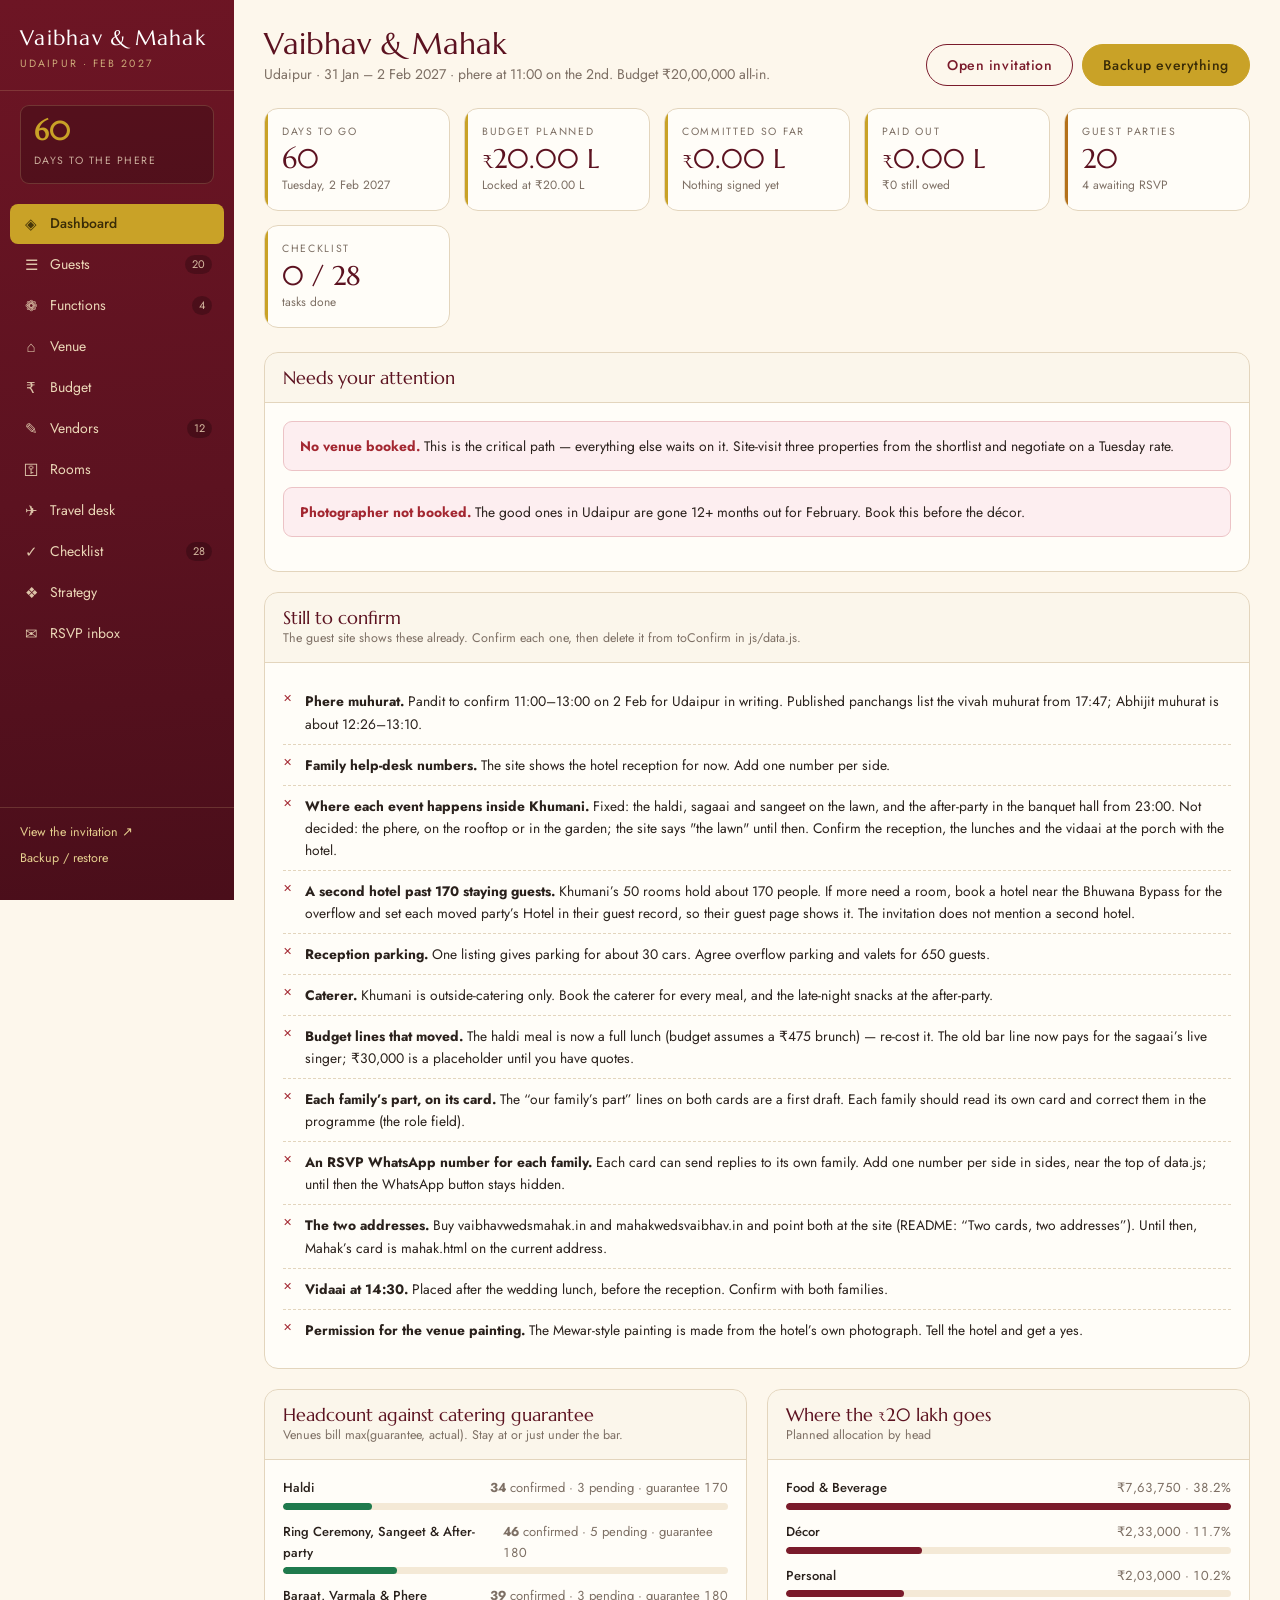
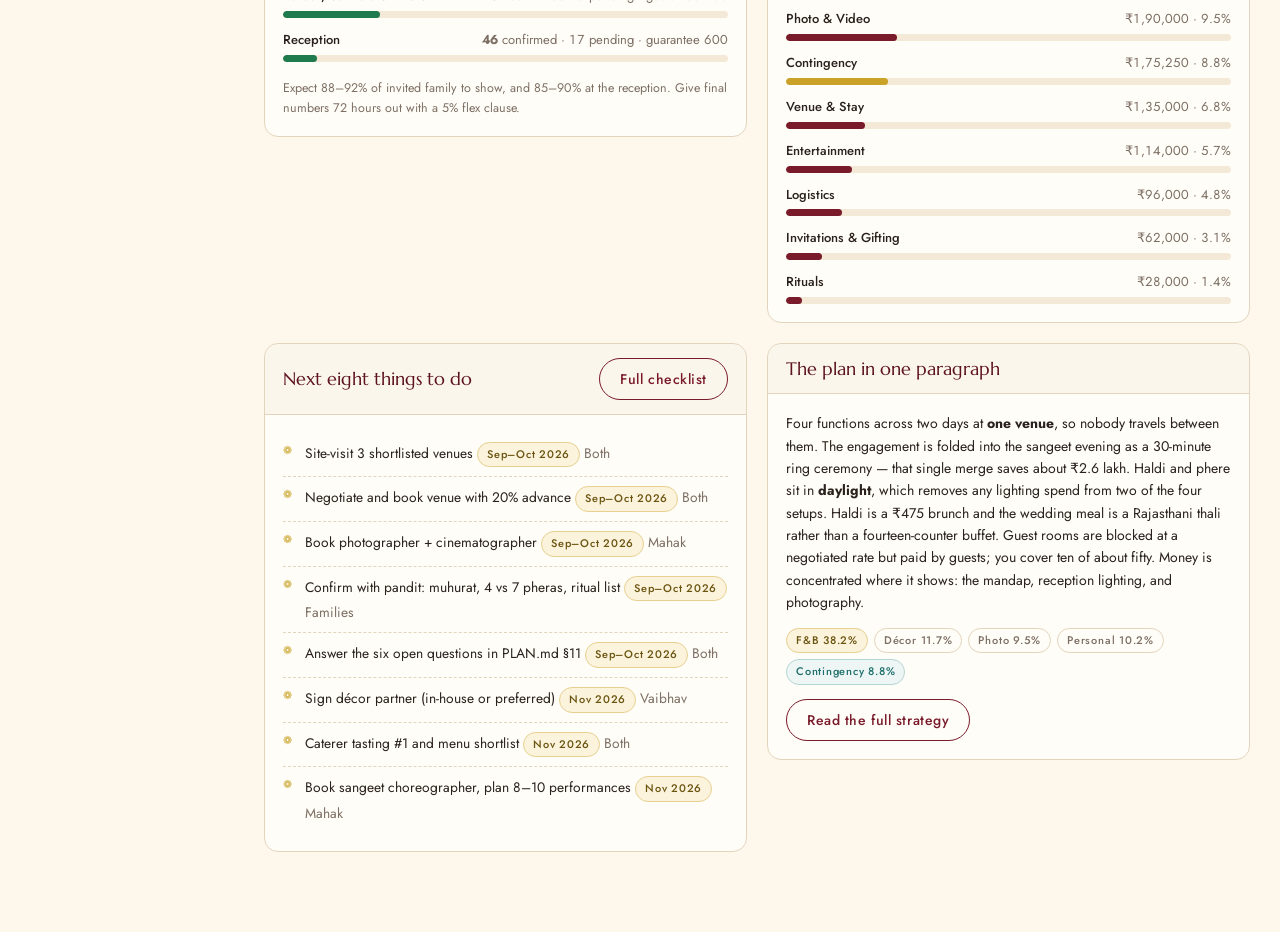
<file: planner.html>
<!DOCTYPE html>
<html lang="en">
<head>
<meta charset="utf-8" />
<meta name="viewport" content="width=device-width, initial-scale=1" />
<title>Planning console · Vaibhav &amp; Mahak</title>
<meta name="robots" content="noindex, nofollow" />
<meta name="theme-color" content="#5c1220" />
<link rel="preconnect" href="https://fonts.googleapis.com" />
<link rel="preconnect" href="https://fonts.gstatic.com" crossorigin />
<link href="https://fonts.googleapis.com/css2?family=Cormorant+Garamond:ital,wght@0,400;0,500;1,400&family=Marcellus&family=Jost:wght@300;400;500&family=Tiro+Devanagari+Hindi&display=swap" rel="stylesheet" />
<link rel="stylesheet" href="assets/css/base.css" />
<link rel="stylesheet" href="assets/css/planner.css" />
</head>
<body class="planner">

<noscript>
  <div style="padding:40px;text-align:center">
    <h1>JavaScript is required</h1>
    <p>The planning console needs JavaScript. The <a href="index.html">invitation</a> reads fine without it.</p>
  </div>
</noscript>

<script src="js/util.js"></script>
<script src="js/data.js"></script>
<script src="js/store.js"></script>
<script src="js/ui.js"></script>
<script src="js/views/dashboard.js"></script>
<script src="js/views/guests.js"></script>
<script src="js/views/functions.js"></script>
<script src="js/views/venue.js"></script>
<script src="js/views/budget.js"></script>
<script src="js/views/vendors.js"></script>
<script src="js/views/logistics.js"></script>
<script src="js/views/strategy.js"></script>
<script src="js/planner.js"></script>
</body>
</html>
</file>
<file: assets/css/tokens.css>
/* Design tokens — a Hindu Rajasthani wedding palette: maroon and gold lacquer,
   sindoor red, saffron, marigold and ivory. The lattice and arch forms come
   from the inspiration cards; the colour comes from the shaadi joda. */

:root {
  /* maroons — the base of the whole site */
  --night: #2b0810;
  --brand-deep: #47101c;
  --brand: #6e1526;
  --brand-soft: #8f2033;
  --brand-alt: #b52a34;   /* sindoor red, for highlights */

  /* golds */
  --gold-dark: #8f6b16;
  --gold: #c9a227;
  --gold-lit: #e8c86a;
  --gold-pale: #f0dfae;
  --champagne: #f7ecc9;

  /* warm accents */
  --saffron: #dd6f16;
  --marigold: #f0a72a;
  --marigold-deep: #c9760a;
  --haldi: #f2c230;
  --fuchsia: #a8195a;     /* sangeet */
  --leaf: #2f6b3f;        /* only ever leaves and stems */

  /* neutrals */
  --ivory: #fdfaf1;
  --cream: #f9f2e2;
  --sand: #f0e6d2;
  --parchment: #efe3c8;
  --ink: #23201a;
  --muted: #7b7062;
  --line: #e0d3b8;
  --line-dark: rgba(240, 223, 174, .22);

  --ok: #1f7a4d;
  --warn: #b4711a;
  --bad: #9a1b24;

  /* type */
  --display: 'Cinzel', 'Marcellus', Georgia, serif;
  --serif: 'Cormorant Garamond', Georgia, serif;
  --script: 'Italianno', 'Cormorant Garamond', cursive;
  --sans: 'Jost', -apple-system, BlinkMacSystemFont, 'Segoe UI', Roboto, sans-serif;
  --deva: 'Tiro Devanagari Hindi', var(--serif);

  /* Type scale. Fluid, so nothing jumps at a breakpoint, and deliberately far
     taller than the 50px ceiling it replaces: when the headline is set this
     large it becomes the artwork, which is how the page carries itself without
     any photography. The small end of each clamp is what phones get, so check
     both ends before changing one. */
  --fs-mega: clamp(3.6rem, 13.5vw, 9.5rem);
  --fs-display: clamp(2.5rem, 7.4vw, 5.25rem);
  --fs-h2: clamp(1.95rem, 4.6vw, 3.1rem);
  --fs-h3: clamp(1.28rem, 2.3vw, 1.75rem);
  --fs-lead: clamp(1.02rem, 1.35vw, 1.2rem);
  --fs-body: 1rem;
  --fs-small: .875rem;
  --fs-micro: .66rem;

  /* editorial rhythm */
  --measure: 58ch;          /* a line length that is actually readable */
  --gutter: clamp(20px, 5vw, 60px);
  --rule: rgba(201, 162, 39, .34);

  /* Film grain, as a tiled SVG so it costs nothing to download. Laid over the
     flat brand fills at very low opacity, it is the difference between "printed
     on card" and "filled with a hex value". */
  --grain: url("data:image/svg+xml,%3Csvg xmlns='http://www.w3.org/2000/svg' width='140' height='140'%3E%3Cfilter id='n'%3E%3CfeTurbulence type='fractalNoise' baseFrequency='.82' numOctaves='3' stitchTiles='stitch'/%3E%3CfeColorMatrix type='saturate' values='0'/%3E%3C/filter%3E%3Crect width='140' height='140' filter='url(%23n)' opacity='.42'/%3E%3C/svg%3E");

  /* gradients */
  --grad-gold: linear-gradient(135deg, #8f6b16 0%, #e8c86a 26%, #fff6d8 46%, #e8c86a 66%, #a97f1c 100%);
  --grad-brand: linear-gradient(165deg, #6e1526 0%, #47101c 55%, #2b0810 100%);
  --grad-hero: radial-gradient(140% 100% at 50% 0%, #7d1a2c 0%, #47101c 46%, #2b0810 100%);
  --grad-door: linear-gradient(115deg, #5f1220 0%, #7d1a2c 30%, #47101c 62%, #691424 100%);

  /* Jaali lattice as a repeating background tile. Tiling at a fixed pixel size
     is what keeps the circles round — a stretched SVG turns them into ovals. */
  --jaali-tile: url("data:image/svg+xml,%3Csvg xmlns='http://www.w3.org/2000/svg' width='26' height='26' viewBox='0 0 26 26'%3E%3Cg fill='none' stroke='%23d8b45a' stroke-width='1'%3E%3Cpath d='M0 0L26 26M26 0L0 26'/%3E%3Ccircle cx='13' cy='13' r='7.4'/%3E%3Ccircle cx='0' cy='0' r='4.4'/%3E%3Ccircle cx='26' cy='0' r='4.4'/%3E%3Ccircle cx='0' cy='26' r='4.4'/%3E%3Ccircle cx='26' cy='26' r='4.4'/%3E%3C/g%3E%3C/svg%3E");

  --shadow-lg: 0 40px 90px -40px rgba(43, 8, 16, .6);
  --shadow: 0 18px 44px -22px rgba(43, 8, 16, .42);
  --shadow-sm: 0 6px 18px -10px rgba(43, 8, 16, .34);

  --radius: 16px;
  --radius-sm: 10px;
  --maxw: 1160px;

  /* motion */
  --ease-out: cubic-bezier(.16, 1, .3, 1);
  --ease-in-out: cubic-bezier(.76, 0, .24, 1);
  --ease-back: cubic-bezier(.34, 1.56, .64, 1);
}

/* ---------- reset ----------
   tokens.css is the only base stylesheet the invitation and portal load, so it
   carries the reset. Without border-box, every padded element that is also
   width:100% overflows its parent. */

*, *::before, *::after { box-sizing: border-box; }

html { -webkit-text-size-adjust: 100%; }

body {
  margin: 0;
  font-family: var(--sans);
  font-size: 16px;
  line-height: 1.6;
  color: var(--ink);
  -webkit-font-smoothing: antialiased;
  -moz-osx-font-smoothing: grayscale;
}

img, svg, canvas, video { display: block; max-width: 100%; }

button, input, select, textarea { font: inherit; color: inherit; }
button { background: none; border: 0; }

a { color: var(--brand); }

.deva { font-family: var(--deva); }

/* ---------- gold text ---------- */

.gold-text {
  background: var(--grad-gold);
  -webkit-background-clip: text;
  background-clip: text;
  color: transparent;
  -webkit-text-fill-color: transparent;
}

/* A slow shimmer sweep across gold headings. */
.gold-shimmer {
  background: linear-gradient(100deg,
    #a97f1c 0%, #e8c86a 18%, #fff8e0 30%, #e8c86a 42%, #a97f1c 60%, #a97f1c 100%);
  background-size: 260% 100%;
  -webkit-background-clip: text;
  background-clip: text;
  color: transparent;
  -webkit-text-fill-color: transparent;
  animation: shimmer 7s linear infinite;
}
@keyframes shimmer {
  0% { background-position: 190% 0; }
  100% { background-position: -60% 0; }
}

/* ---------- ornamental rules ---------- */

.orn {
  display: flex; align-items: center; justify-content: center; gap: 14px;
  margin: 22px auto; max-width: 460px; color: var(--gold);
}
.orn::before, .orn::after {
  content: ''; height: 1px; flex: 1;
  background: linear-gradient(90deg, transparent, var(--gold), transparent);
}
.orn i { font-style: normal; font-size: 14px; letter-spacing: .2em; }
.orn--dark { color: var(--gold-lit); }

/* ---------- jaali (lattice) background ---------- */

.jaali {
  background-image:
    repeating-linear-gradient(45deg, currentColor 0 1px, transparent 1px 13px),
    repeating-linear-gradient(-45deg, currentColor 0 1px, transparent 1px 13px);
  opacity: .1;
}

/* ---------- scrollbar ---------- */

* { scrollbar-width: thin; scrollbar-color: var(--gold) transparent; }
*::-webkit-scrollbar { width: 9px; height: 9px; }
*::-webkit-scrollbar-track { background: rgba(0, 0, 0, .06); }
*::-webkit-scrollbar-thumb { background: var(--gold-dark); border-radius: 99px; }
*::-webkit-scrollbar-thumb:hover { background: var(--gold); }

::selection { background: var(--gold); color: var(--night); }
</file>
<file: assets/css/motion.css>
/* Animation layer.
   Rule that keeps this safe: nothing is hidden unless html.js-anim is present,
   which JS only adds once it knows it can reveal things again. */

/* ---------- reveals ---------- */

[data-reveal] { transition: opacity .85s var(--ease-out), transform .85s var(--ease-out), clip-path 1s var(--ease-out); }

html.js-anim [data-reveal]:not(.is-revealed) { opacity: 0; }
html.js-anim [data-reveal="up"]:not(.is-revealed) { transform: translateY(38px); }
html.js-anim [data-reveal="down"]:not(.is-revealed) { transform: translateY(-28px); }
html.js-anim [data-reveal="left"]:not(.is-revealed) { transform: translateX(-44px); }
html.js-anim [data-reveal="right"]:not(.is-revealed) { transform: translateX(44px); }
html.js-anim [data-reveal="scale"]:not(.is-revealed) { transform: scale(.9); }
html.js-anim [data-reveal="rise"]:not(.is-revealed) { transform: translateY(60px) scale(.97); }
/* an arched curtain that wipes upward, like a jharokha opening */
html.js-anim [data-reveal="arch"]:not(.is-revealed) {
  clip-path: inset(100% 0 0 0);
  transform: translateY(20px);
}
html.js-anim [data-reveal="arch"].is-revealed { clip-path: inset(0 0 0 0); }
html.js-anim [data-reveal="blur"]:not(.is-revealed) { filter: blur(12px); transform: scale(1.04); }

/* ---------- split words ---------- */

.w-out { display: inline-block; overflow: hidden; vertical-align: bottom; padding-bottom: .06em; }
.w-in { display: inline-block; will-change: transform; }
html.js-anim [data-split]:not(.is-revealed) .w-in { transform: translateY(105%) rotate(4deg); }
[data-split] .w-in {
  transition: transform .95s var(--ease-out);
  transition-delay: calc(var(--wi) * 55ms);
}
html.js-anim [data-split]:not(.is-revealed) { opacity: 1; }

/* ---------- split characters ----------
   Letters rise out of their own clipping box on a short stagger, so a heading
   assembles itself instead of sliding in as one block. Words stay unbreakable
   so a name never splits across two lines mid-letter. */

.c-word { display: inline-block; white-space: nowrap; }
.c-out { display: inline-block; overflow: hidden; vertical-align: bottom; padding-bottom: .09em; }
.c-in { display: inline-block; will-change: transform; }
[data-split="chars"] .c-in {
  transition: transform 1s var(--ease-out);
  transition-delay: calc(var(--ci) * 28ms);
}
html.js-anim [data-split="chars"]:not(.is-revealed) .c-in {
  transform: translateY(110%) rotate(3deg);
}

/* ---------- ink wipe, for the script names ----------
   The script face joins its letters, so it is revealed by uncovering the word
   left to right — like it is being written — rather than by splitting it. */

[data-reveal="ink"] { transition: clip-path 1.6s var(--ease-out), opacity .6s linear; }
html.js-anim [data-reveal="ink"]:not(.is-revealed) {
  clip-path: inset(-18% 102% -18% -4%);
  opacity: 1;
}
html.js-anim [data-reveal="ink"].is-revealed { clip-path: inset(-18% -4% -18% -4%); }
/* Held while the gate is shut, so the names are written as the doors part. */
html.js-anim body.is-locked [data-reveal="ink"] { clip-path: inset(-18% 102% -18% -4%); }

/* ---------- the gate (jharokha doors) ---------- */

body.is-locked { overflow: hidden; }

/* Transparent, so the doors part onto the real invitation rather than a void.
   The two panels cover the viewport completely until they swing. */
.gate {
  position: fixed; inset: 0; z-index: 900;
  display: grid; place-items: center;
  perspective: 1800px; perspective-origin: 50% 45%;
  background: transparent;
}
.gate.is-done { display: none; }

/* A shaft of warm light widening between the doors as they open. */
.gate__glow {
  position: absolute; top: 0; bottom: 0; left: 50%; width: 0;
  transform: translateX(-50%); pointer-events: none; z-index: 1;
  background: radial-gradient(ellipse at center,
    rgba(255, 246, 216, .5) 0%, rgba(240, 167, 42, .22) 45%, transparent 78%);
  opacity: 0;
  transition: width 1.9s cubic-bezier(.72, .02, .28, 1), opacity 1.9s ease;
}
.gate.is-open .gate__glow { width: 130%; opacity: 0; }
.gate.is-open .gate__glow { animation: glow-flare 1.9s ease forwards; }
@keyframes glow-flare {
  0% { opacity: 0; }
  35% { opacity: 1; }
  100% { opacity: 0; }
}

.gate__doors {
  position: absolute; inset: 0;
  display: flex; transform-style: preserve-3d;
}
.gate__door {
  position: relative; width: 50%; height: 100%;
  transform-style: preserve-3d;
  transition: transform 1.9s cubic-bezier(.72, .02, .28, 1), filter 1.9s ease;
  backface-visibility: hidden;
  overflow: hidden;
  background: var(--grad-door);
  box-shadow: 0 0 80px rgba(0, 0, 0, .5);
}
.gate__door--l { transform-origin: left center; }
.gate__door--r { transform-origin: right center; }

/* The gold frame follows the door edges, so CSS draws it — a stretched SVG
   border would thin out on one axis. */
.gate__door::after {
  content: ''; position: absolute; inset: clamp(8px, 1.4vmin, 18px);
  border: 2px solid rgba(216, 180, 90, .9);
  box-shadow: inset 0 0 0 1px rgba(216, 180, 90, 0), inset 0 0 0 7px rgba(216, 180, 90, .3);
  pointer-events: none;
}

/* Tiled lattice: a fixed tile size means the circles stay round however wide
   or short the door gets. */
.door__jaali {
  position: absolute; inset: 0; opacity: .3;
  background-image: var(--jaali-tile);
  background-size: 30px 30px;
}

/* Both carvings keep their aspect ratio; the arch hangs from the top of the
   door and the medallion sits on the bottom rail. */
.gate__door .door__arch,
.gate__door .door__medal {
  position: absolute; left: 0; right: 0; display: block;
  width: 100%; overflow: visible;
}
.gate__door .door__arch { top: 3%; height: 62%; }
.gate__door .door__medal { bottom: 4%; height: 25%; }

/* soft highlight down the edge where the two doors meet */
.door__edge {
  position: absolute; top: 0; bottom: 0; width: 10px;
  background: linear-gradient(90deg, transparent, rgba(255, 246, 216, .42), transparent);
  pointer-events: none;
}
.door__edge--l { right: -5px; }
.door__edge--r { left: -5px; }

.gate.is-open .gate__door--l { transform: rotateY(-105deg); filter: brightness(.55); }
.gate.is-open .gate__door--r { transform: rotateY(105deg); filter: brightness(.55); }

/* seam glow down the middle */
.gate__seam {
  position: absolute; top: 0; bottom: 0; left: 50%; width: 3px;
  transform: translateX(-50%);
  background: linear-gradient(180deg, transparent, rgba(255, 246, 216, .75), transparent);
  opacity: .8; transition: opacity .6s ease;
}
.gate.is-open .gate__seam { opacity: 0; }

/* the latch / knocker the guest taps */
.gate__latch {
  position: relative; z-index: 3; text-align: center;
  transition: opacity .5s ease, transform .7s var(--ease-out);
  padding: 20px;
}
/* the jaali behind is busy — sink a soft scrim so the text reads */
.gate__latch::before {
  content: ''; position: absolute; z-index: -1;
  left: 50%; top: 50%; width: 220%; height: 250%;
  transform: translate(-50%, -50%);
  background: radial-gradient(closest-side,
    rgba(30, 6, 12, .95) 0%, rgba(30, 6, 12, .9) 38%,
    rgba(30, 6, 12, .6) 68%, rgba(30, 6, 12, 0) 100%);
}
.gate.is-open .gate__latch { opacity: 0; transform: scale(.86); pointer-events: none; }

.gate__ring {
  width: 108px; height: 108px; margin: 0 auto 22px; border-radius: 50%;
  border: 2px solid var(--gold); display: grid; place-items: center;
  background: radial-gradient(circle at 40% 34%, rgba(232, 200, 106, .3), rgba(0, 0, 0, .35));
  color: var(--gold-lit); font-family: var(--deva); font-size: 40px; line-height: 1;
  cursor: pointer; position: relative;
  box-shadow: 0 0 0 0 rgba(201, 162, 39, .5), inset 0 2px 14px rgba(0, 0, 0, .4);
  animation: knock 3s ease-in-out infinite;
  transition: transform .3s var(--ease-back);
}
.gate__ring:hover { transform: scale(1.07); }
.gate__ring:active { transform: scale(.95); }
@keyframes knock {
  0%, 100% { box-shadow: 0 0 0 0 rgba(201, 162, 39, .45), inset 0 2px 14px rgba(0, 0, 0, .4); }
  55% { box-shadow: 0 0 0 22px rgba(201, 162, 39, 0), inset 0 2px 14px rgba(0, 0, 0, .4); }
}

.gate__names {
  font-family: var(--script); font-size: clamp(46px, 11vw, 96px);
  line-height: .95; margin: 0 0 10px;
  filter: drop-shadow(0 3px 18px rgba(0, 0, 0, .7));
}
.gate__sub {
  font-family: var(--sans); font-size: 11px; letter-spacing: .38em;
  text-transform: uppercase; color: var(--gold-pale); opacity: .9;
  text-shadow: 0 2px 12px rgba(0, 0, 0, .9);
}
.gate__hint {
  margin-top: 26px; font-size: 11px; letter-spacing: .26em;
  text-transform: uppercase; color: var(--gold-pale); opacity: .55;
  animation: pulse-dim 2.6s ease-in-out infinite;
}
@keyframes pulse-dim { 0%, 100% { opacity: .3; } 50% { opacity: .75; } }

/* The hero behind eases forward as the doors part. */
html.gate-open .hero .card-invite {
  animation: gate-settle 1.9s var(--ease-out);
}
@keyframes gate-settle {
  0% { transform: scale(.9) translateY(20px); opacity: .2; }
  100% { transform: none; opacity: 1; }
}

/* ---------- hanging garland strands ---------- */

.garland {
  position: absolute; top: 0; left: 0; right: 0; height: 0;
  pointer-events: none; z-index: 4;
}
.garland .strand {
  position: absolute; top: 0; transform-origin: 50% 0;
  transform: translateX(-50%);
  animation: sway var(--sway, 3.4s) ease-in-out infinite alternate;
  animation-delay: calc(var(--i) * -.34s);
}
@keyframes sway {
  from { transform: translateX(-50%) rotate(-2.2deg); }
  to { transform: translateX(-50%) rotate(2.2deg); }
}

/* ---------- parallax ---------- */

[data-parallax] { transform: translate3d(0, var(--py, 0px), 0); will-change: transform; }

/* ---------- tilt cards ---------- */

[data-tilt] { transition: transform .5s var(--ease-out), box-shadow .4s ease; transform-style: preserve-3d; }
[data-tilt].is-tilting { transition: transform .08s linear, box-shadow .4s ease; }
[data-tilt] .tilt-sheen {
  position: absolute; inset: 0; pointer-events: none; border-radius: inherit;
  background: radial-gradient(320px circle at var(--gx, 50%) var(--gy, 50%),
    rgba(255, 246, 216, .16), transparent 62%);
  opacity: 0; transition: opacity .35s ease;
}
[data-tilt].is-tilting .tilt-sheen { opacity: 1; }

/* ---------- scroll progress thread ---------- */

.thread {
  position: fixed; top: 0; bottom: 0; left: 14px; width: 2px; z-index: 30;
  background: rgba(201, 162, 39, .16); pointer-events: none;
}
.thread::before {
  content: ''; position: absolute; top: 0; left: 0; right: 0;
  height: calc(var(--p, 0) * 100%);
  background: linear-gradient(180deg, var(--gold-lit), var(--marigold));
}
.thread::after {
  content: ''; position: absolute; left: 50%; top: calc(var(--p, 0) * 100%);
  width: 9px; height: 9px; margin: -4px 0 0 -4.5px; border-radius: 50%;
  background: radial-gradient(circle at 34% 30%, #ffe08a, var(--marigold));
  box-shadow: 0 0 10px rgba(240, 167, 42, .8);
}
@media (max-width: 900px) { .thread { display: none; } }

/* ---------- floating rotation ---------- */

.spin-slow { animation: spin 90s linear infinite; }
.spin-slow-rev { animation: spin 120s linear infinite reverse; }
@keyframes spin { to { transform: rotate(360deg); } }

.float { animation: float 7s ease-in-out infinite; }
@keyframes float {
  0%, 100% { transform: translateY(0); }
  50% { transform: translateY(-12px); }
}

/* ---------- petal canvas ---------- */

.petals {
  position: absolute; inset: 0; width: 100%; height: 100%;
  pointer-events: none; z-index: 2;
}
.petals--fixed { position: fixed; z-index: 1; }

/* ---------- shimmer sweep on cards ---------- */

.sweep { position: relative; overflow: hidden; }
.sweep::after {
  content: ''; position: absolute; top: 0; bottom: 0; left: -60%; width: 45%;
  background: linear-gradient(100deg, transparent, rgba(255, 246, 216, .18), transparent);
  transform: skewX(-18deg); opacity: 0;
}
.sweep:hover::after { animation: sweep 1.1s ease; }
@keyframes sweep {
  0% { left: -60%; opacity: 1; }
  100% { left: 120%; opacity: 0; }
}

/* ---------- reduced motion: strip everything kinetic ---------- */

@media (prefers-reduced-motion: reduce) {
  html.js-anim [data-reveal]:not(.is-revealed) {
    opacity: 1 !important; transform: none !important;
    clip-path: none !important; filter: none !important;
  }
  html.js-anim [data-split]:not(.is-revealed) .w-in { transform: none !important; }
  html.js-anim [data-split="chars"]:not(.is-revealed) .c-in { transform: none !important; }
  .gate__door, [data-reveal], [data-tilt], .c-in { transition: none !important; }
  .spin-slow, .spin-slow-rev, .float, .garland .strand,
  .gate__ring, .gate__hint, .gold-shimmer { animation: none !important; }
  .sweep:hover::after { animation: none !important; }
}
</file>
<file: assets/css/invite.css>
/* The guest-facing invitation. */

body.invite {
  background: var(--cream);
  overflow-x: hidden;
}

h1, h2, h3, h4 { font-family: var(--display); font-weight: 400; line-height: 1.16; margin: 0 0 .5em; letter-spacing: .01em; }
p { margin: 0 0 1em; }

.wrap { max-width: var(--maxw); margin: 0 auto; padding: 0 28px; position: relative; }
.wrap--narrow { max-width: 860px; }

/* ---------- section rhythm ---------- */

.sec { position: relative; padding: 104px 0; overflow: hidden; }
.sec--tight { padding: 66px 0; }
.sec--dark { background: var(--grad-brand); color: var(--champagne); }
.sec--dark h2, .sec--dark h3 { color: var(--gold-pale); }
.sec--cream { background: var(--cream); }
.sec--parchment { background: linear-gradient(180deg, var(--cream), var(--parchment) 50%, var(--cream)); }

/* One fixed grain layer over the whole page, under the nav and the gate. Flat
   hex fills are most of what makes a page look machine-made; a little noise
   reads as ink on card instead. */
body::after {
  content: ''; position: fixed; inset: 0; z-index: 55;
  pointer-events: none;
  background-image: var(--grain);
  background-repeat: repeat;
  opacity: .28;
  mix-blend-mode: soft-light;
}

/* Sections used to butt straight up against each other, which is what made the
   page read as flat alternating bands. A hairline of gold light along the seam
   gives each one an edge. */
.sec + .sec { border-top: 1px solid rgba(201, 162, 39, .16); }

/* jaali texture wash over dark sections */
.sec--dark::before {
  content: ''; position: absolute; inset: 0; pointer-events: none;
  color: var(--gold-lit);
  background-image:
    repeating-linear-gradient(45deg, currentColor 0 1px, transparent 1px 15px),
    repeating-linear-gradient(-45deg, currentColor 0 1px, transparent 1px 15px);
  opacity: .055;
}

/* Section heads are editorial rather than centred: the title sits left against
   a hairline rule with its index in the margin, and the standfirst sits in the
   right-hand column at a readable measure. Centring every head was what made
   the page read as one flat band after another — an asymmetric head gives the
   eye somewhere to enter each section. */
.sec__head {
  margin-bottom: clamp(38px, 5vw, 68px);
  position: relative; z-index: 2;
  display: grid;
  grid-template-columns: minmax(0, 1fr) minmax(0, 0.82fr);
  gap: clamp(14px, 3vw, 48px);
  align-items: end;
  padding-top: 26px;
  border-top: 1px solid var(--rule);
}
.sec__head h2 {
  font-size: var(--fs-display);
  line-height: .96;
  letter-spacing: -.012em;
  color: var(--brand);
  text-wrap: balance;
  margin: 0;
}
.sec--dark .sec__head h2 { color: var(--gold-pale); }
.sec__head p {
  color: var(--muted);
  max-width: var(--measure);
  margin: 0;
  font-size: var(--fs-lead);
  line-height: 1.62;
}
.sec--dark .sec__head p { color: rgba(247, 236, 201, .74); }

/* The index number sits just under the rule, right-aligned — print-style, and
   without needing to mask the rule with a matching background colour. */
.sec__head::before {
  content: attr(data-index);
  position: absolute; top: 8px; right: 0;
  font-family: var(--display);
  font-size: var(--fs-micro);
  letter-spacing: .34em;
  color: var(--gold-dark);
}
.sec--dark .sec__head::before { color: var(--gold); }

/* Centred variant, kept for the places where centring is genuinely right —
   the invitation card and the RSVP, which are both addressed to one person. */
.sec__head--mid {
  grid-template-columns: minmax(0, 1fr);
  justify-items: center; text-align: center;
  border-top: 0; padding-top: 0;
}
.sec__head--mid p { margin-inline: auto; }
.sec__head--mid::before { display: none; }

@media (max-width: 760px) {
  .sec__head { grid-template-columns: minmax(0, 1fr); gap: 16px; align-items: start; }
}

.eyebrow {
  font-size: var(--fs-micro); letter-spacing: .34em; text-transform: uppercase;
  color: var(--gold-dark); font-weight: 500; display: block; margin-bottom: 12px;
}
.sec--dark .eyebrow { color: var(--gold); }

/* ---------- buttons ---------- */

.btn {
  position: relative; display: inline-flex; align-items: center; justify-content: center; gap: 9px;
  font-family: var(--sans); font-size: 12.5px; font-weight: 500;
  letter-spacing: .18em; text-transform: uppercase;
  padding: 14px 30px; border-radius: 999px; border: 1px solid var(--brand);
  background: var(--brand); color: var(--champagne);
  cursor: pointer; text-decoration: none; overflow: hidden;
  transition: transform .32s var(--ease-out), box-shadow .32s ease, background .3s ease, color .3s ease, border-color .3s ease;
}
.btn::before {
  content: ''; position: absolute; inset: 0;
  background: var(--grad-gold); opacity: 0;
  transition: opacity .35s ease;
}
.btn > * { position: relative; z-index: 1; }
.btn:hover { transform: translateY(-2px); box-shadow: 0 14px 30px -14px rgba(43, 8, 16, .55); color: var(--night); border-color: var(--gold); }
.btn:hover::before { opacity: 1; }
.btn:active { transform: translateY(0); }

.btn--gold { background: var(--gold); border-color: var(--gold); color: var(--night); }
.btn--gold::before { background: linear-gradient(135deg, #fff3cf, #e8c86a); }
.btn--gold:hover { color: var(--night); }

.btn--ghost { background: transparent; color: var(--brand); border-color: rgba(110, 21, 38, .35); }
.btn--ghost:hover { color: var(--night); }
.sec--dark .btn--ghost, .gate .btn--ghost,
.me__hero .btn--ghost, .psec--dark .btn--ghost {
  color: var(--gold-pale); border-color: rgba(232, 200, 106, .5);
  background: rgba(253, 250, 241, .06);
}

.btn--sm { padding: 9px 18px; font-size: 11px; letter-spacing: .14em; }

/* ---------- nav ---------- */

.nav {
  position: fixed; top: 0; left: 0; right: 0; z-index: 60;
  transition: background .45s ease, box-shadow .45s ease, padding .45s ease, backdrop-filter .45s ease;
  padding: 20px 0;
}
.nav.is-stuck {
  background: rgba(43, 8, 16, .93);
  backdrop-filter: blur(14px) saturate(1.2);
  box-shadow: 0 1px 0 rgba(232, 200, 106, .18);
  padding: 11px 0;
}
/* Before it sticks, the nav floats over the garland — a scrim keeps it legible. */
.nav:not(.is-stuck)::before {
  content: ''; position: absolute; inset: -8px 0 -30px; z-index: -1; pointer-events: none;
  background: linear-gradient(180deg, rgba(30, 6, 12, .82) 0%, rgba(30, 6, 12, .45) 55%, transparent 100%);
}
.nav__in {
  max-width: var(--maxw); margin: 0 auto; padding: 0 28px;
  display: flex; align-items: center; justify-content: space-between; gap: 18px;
  position: relative;
}
.nav__mono {
  font-family: var(--display); font-size: 17px; letter-spacing: .2em;
  text-decoration: none; color: var(--gold-pale); white-space: nowrap;
}
.nav__links { display: flex; align-items: center; gap: 28px; }
.nav__links a:not(.btn) {
  font-size: 11.5px; letter-spacing: .2em; text-transform: uppercase;
  color: rgba(247, 236, 201, .8); text-decoration: none; position: relative; padding: 4px 0;
  transition: color .3s ease;
}
.nav__links a:not(.btn)::after {
  content: ''; position: absolute; left: 0; right: 0; bottom: 0; height: 1px;
  background: var(--gold); transform: scaleX(0); transform-origin: left;
  transition: transform .38s var(--ease-out);
}
.nav__links a:not(.btn):hover { color: var(--gold-lit); }
.nav__links a:not(.btn):hover::after { transform: scaleX(1); }
@media (max-width: 920px) { .nav__links a:not(.btn) { display: none; } }

/* ---------- hero ---------- */

.hero {
  position: relative; min-height: 100vh; min-height: 100svh;
  /* An implicit auto column would size to the card's max-content and spill off
     narrow screens. minmax(0, 1fr) pins it to the viewport. */
  display: grid; grid-template-columns: minmax(0, 1fr); place-items: center;
  padding: 132px 0 84px;
  background: var(--grad-hero);
  color: var(--champagne); overflow: hidden;
}
.hero::before {
  content: ''; position: absolute; inset: 0; pointer-events: none; color: var(--gold-lit);
  background-image:
    repeating-linear-gradient(45deg, currentColor 0 1px, transparent 1px 16px),
    repeating-linear-gradient(-45deg, currentColor 0 1px, transparent 1px 16px);
  opacity: .06;
}
/* vignette */
.hero::after {
  content: ''; position: absolute; inset: 0; pointer-events: none;
  background: radial-gradient(80% 60% at 50% 45%, transparent 40%, rgba(43, 8, 16, .72) 100%);
}

.hero__mandala {
  position: absolute; top: 50%; left: 50%; width: 108vmin; height: 108vmin;
  margin: -54vmin 0 0 -54vmin; color: var(--gold); opacity: .16; z-index: 1;
}
.hero__mandala svg { width: 100%; height: 100%; }

.hero__feather {
  position: absolute; color: var(--gold); opacity: .17; z-index: 1; width: 120px;
}
.hero__feather svg { width: 100%; height: auto; }
.hero__feather--l { left: 3%; top: 24%; transform: rotate(-19deg); }
.hero__feather--r { right: 3%; top: 30%; transform: rotate(19deg) scaleX(-1); }
@media (max-width: 980px) { .hero__feather { display: none; } }

/* the invitation card itself.
   The hero centres .wrap as a shrink-to-fit grid item, so the card must size
   from the wrap rather than the viewport or its padding overflows on phones. */
.hero .wrap { width: 100%; }

.card-invite {
  position: relative; z-index: 6;
  width: 100%; max-width: 660px; margin: 0 auto;
  padding: 74px 42px 52px; text-align: center;
  background:
    radial-gradient(120% 80% at 50% 0%, #fffdf6 0%, var(--ivory) 45%, var(--cream) 100%);
  border-radius: 340px 340px 20px 20px;
  box-shadow: 0 50px 110px -40px rgba(0, 0, 0, .65), 0 0 0 1px rgba(201, 162, 39, .5);
}
.card-invite::before {
  content: ''; position: absolute; inset: 11px; pointer-events: none;
  border: 1px solid rgba(201, 162, 39, .45);
  border-radius: 330px 330px 12px 12px;
}
.card-invite::after {
  content: ''; position: absolute; inset: 17px; pointer-events: none;
  border: 1px solid rgba(201, 162, 39, .2);
  border-radius: 324px 324px 8px 8px;
}
.card-invite__corner {
  position: absolute; width: 54px; height: 54px; color: var(--gold); opacity: .55;
}
.card-invite__corner svg { width: 100%; height: 100%; }
.card-invite__corner--bl { left: 22px; bottom: 22px; }
.card-invite__corner--br { right: 22px; bottom: 22px; transform: scaleX(-1); }

.card-invite__ganesh {
  font-family: var(--deva); font-size: 15px; color: var(--brand); letter-spacing: .04em;
}
.card-invite__pre {
  font-size: 10.5px; letter-spacing: .16em; text-transform: uppercase;
  color: var(--muted); margin: 16px auto 34px; max-width: 470px; line-height: 1.9;
}
.names { position: relative; }
.names__n {
  display: block; font-family: var(--script);
  font-size: var(--fs-mega); line-height: .8;
  color: var(--brand);
}
.names__amp {
  display: block; font-family: var(--display); font-size: clamp(13px, 2vw, 17px);
  letter-spacing: .42em; text-transform: uppercase; color: var(--gold-dark);
  margin: 12px 0 6px;
}
/* Both sets of parents, side by side under the names — the traditional
   "son of / daughter of" line off a printed card. */
.parents {
  display: flex; justify-content: center; gap: 12px 34px; flex-wrap: wrap;
  margin-top: 22px;
}
.parents__side { flex: 0 1 250px; }
/* On Mahak's card, her grandparents sit in her column, directly above
   "Daughter of". Son of stays level with Daughter of, not in the middle. */
.parents__grand { display: none; margin-bottom: 16px; }
html[data-side="bride"] .parents__grand { display: block; }
html[data-side="bride"] .parents { align-items: flex-end; }
.parents__side span, .parents__grand span {
  display: block; font-size: 9.5px; letter-spacing: .3em;
  text-transform: uppercase; color: var(--muted); margin-bottom: 5px;
}
.parents__side b, .parents__grand b {
  display: block; font-family: var(--serif); font-weight: 500;
  font-size: 15px; line-height: 1.45; color: var(--brand);
  /* Each line is one name, with the & staying beside the woman's name. */
  white-space: nowrap;
}

.card-invite__meta { margin-top: 26px; }
.card-invite__date {
  font-family: var(--display); font-size: clamp(17px, 2.6vw, 23px);
  color: var(--brand); letter-spacing: .1em;
}
.card-invite__muhurat { font-size: 13px; color: var(--muted); letter-spacing: .12em; margin-top: 6px; }
.card-invite__place {
  font-family: var(--serif); font-style: italic; font-size: 17px;
  color: var(--brand); margin-top: 12px;
}
.card-invite__cta { display: flex; gap: 11px; justify-content: center; flex-wrap: wrap; margin-top: 30px; }
.card-invite__tag {
  margin-top: 24px; font-size: 11px; letter-spacing: .26em;
  text-transform: uppercase; color: var(--gold-dark);
}

.scroll-cue {
  position: absolute; bottom: 26px; left: 50%; transform: translateX(-50%);
  z-index: 6; text-align: center; color: rgba(247, 236, 201, .6);
  font-size: 9.5px; letter-spacing: .3em; text-transform: uppercase;
}
.scroll-cue i {
  display: block; width: 1px; height: 44px; margin: 10px auto 0;
  background: linear-gradient(180deg, var(--gold), transparent);
  animation: cue 2.4s ease-in-out infinite;
}
@keyframes cue { 0%, 100% { opacity: .25; transform: scaleY(.5); transform-origin: top; } 50% { opacity: 1; transform: scaleY(1); } }

/* ---------- countdown ---------- */

.countdown { display: flex; gap: 14px; justify-content: center; flex-wrap: wrap; }
.cd {
  position: relative; min-width: 110px; padding: 22px 14px 16px; text-align: center;
  background: rgba(255, 253, 246, .06); border: 1px solid rgba(232, 200, 106, .28);
  border-radius: 12px; overflow: hidden;
}
.cd::before {
  content: ''; position: absolute; top: 0; left: 20%; right: 20%; height: 1px;
  background: linear-gradient(90deg, transparent, var(--gold), transparent);
}
.cd b {
  display: block; font-family: var(--display); font-size: 40px; line-height: 1;
  color: var(--gold-lit); font-variant-numeric: tabular-nums;
}
.cd span {
  display: block; margin-top: 8px; font-size: 9.5px; letter-spacing: .26em;
  text-transform: uppercase; color: rgba(247, 236, 201, .62);
}

/* ---------- info cards ---------- */

/* Twelve columns, so the four short travel-mode cards can sit three-wide each
   while the prose cards take half and full width. Auto-fit left "Where to stay"
   stranded in a 258px column, wrapping its sentences every few words. */
.info-grid {
  display: grid; gap: 20px;
  grid-template-columns: repeat(12, minmax(0, 1fr));
}
.info { grid-column: span 12; }
@media (min-width: 900px) { .info { grid-column: span 3; } }
@media (min-width: 620px) and (max-width: 899.9px) { .info { grid-column: span 6; } }

.info {
  position: relative; padding: 24px; border-radius: var(--radius);
  background: var(--ivory); border: 1px solid var(--line); overflow: hidden;
  transition: transform .5s var(--ease-out), border-color .5s var(--ease-out),
              box-shadow .5s var(--ease-out);
}
@media (hover: hover) {
  .info:hover { transform: translateY(-4px); border-color: var(--gold); box-shadow: var(--shadow-sm); }
}
.info h4 { font-size: 18px; color: var(--brand); margin-bottom: 10px; }
.info p { font-size: 13.8px; color: var(--muted); margin: 0 0 7px; }
.info strong { color: var(--ink); }

/* The Udaipur guide is far longer than the other cards. Let it take the whole
   row and flow into columns, rather than becoming one tall thin strip. */
.info--wide { grid-column: 1 / -1; }
@media (min-width: 900px) {
  .info--half { grid-column: span 6; }
  /* Its two sentences read better side by side than as one narrow ribbon. */
  .info--half p { columns: 2; column-gap: 32px; }
}
.info--wide p { columns: 250px 3; column-gap: 36px; margin: 0; }
/* One block per idea, so a heading is never stranded at the foot of a column. */
.wh { display: block; break-inside: avoid; margin-bottom: 15px; }
.wh:last-child { margin-bottom: 0; }
.wh b {
  display: block; color: var(--brand); font-weight: 500;
  font-family: var(--display); font-size: 14.5px;
  letter-spacing: .04em; margin-bottom: 3px;
}

/* ---------- portal call-to-action ---------- */

.portal-cta {
  position: relative; text-align: center; padding: 56px 34px;
  border-radius: var(--radius); overflow: hidden;
  background: linear-gradient(150deg, #5f1220, #47101c 60%, #2b0810);
  border: 1px solid rgba(232, 200, 106, .32);
}
.portal-cta::before {
  content: ''; position: absolute; inset: 0; color: var(--gold-lit); opacity: .07;
  background-image:
    repeating-linear-gradient(45deg, currentColor 0 1px, transparent 1px 14px),
    repeating-linear-gradient(-45deg, currentColor 0 1px, transparent 1px 14px);
}
/* A warm glow behind the copy, so the band reads as lit from within rather than
   as a flat dark rectangle — it was the plainest block on the page. */
.portal-cta::after {
  content: ''; position: absolute; pointer-events: none;
  left: 50%; top: -40%; width: min(760px, 120%); aspect-ratio: 1;
  transform: translateX(-50%);
  background: radial-gradient(circle, rgba(240, 167, 42, .3) 0%, rgba(240, 167, 42, .08) 42%, transparent 68%);
}
.portal-cta h2 { color: var(--gold-pale); font-size: var(--fs-h2); position: relative; }
.portal-cta p {
  color: rgba(247, 236, 201, .82); max-width: 58ch; margin: 0 auto 28px;
  position: relative; font-size: var(--fs-lead);
}
.portal-cta .btn { position: relative; }

/* ---------- RSVP ---------- */

.rsvp-card {
  position: relative; max-width: 700px; margin: 0 auto; padding: 38px;
  background: var(--ivory); border-radius: var(--radius);
  border: 1px solid rgba(201, 162, 39, .4); box-shadow: var(--shadow);
}
.field { display: block; margin-bottom: 16px; }
.field > span {
  display: block; font-size: 9.5px; letter-spacing: .2em; text-transform: uppercase;
  color: var(--gold-dark); margin-bottom: 7px; font-weight: 500;
}
input[type=text], input[type=tel], input[type=email], input[type=number],
input[type=date], input[type=time], select, textarea {
  width: 100%; font-family: var(--sans); font-size: 15px; color: var(--ink);
  /* Warm off-white rather than pure #fff: on a cream card a white field looks
     like a hole punched in the paper. */
  background: #fffdf8; border: 1px solid var(--line); border-radius: var(--radius-sm);
  padding: 13px 15px;
  transition: border-color .25s, box-shadow .25s, background .25s;
}
input[type=text]:hover, input[type=tel]:hover, input[type=number]:hover,
input[type=date]:hover, select:hover, textarea:hover { border-color: var(--gold-pale); }
input:focus, select:focus, textarea:focus {
  outline: none; border-color: var(--gold); background: #fff;
  box-shadow: 0 0 0 3px rgba(201, 162, 39, .2);
}
textarea { min-height: 88px; resize: vertical; }
.grid-2 { display: grid; grid-template-columns: 1fr 1fr; gap: 0 16px; }
@media (max-width: 580px) { .grid-2 { grid-template-columns: 1fr; } }

.check { display: inline-flex; align-items: center; gap: 9px; font-size: 13.8px; cursor: pointer; }
.check input { width: 17px; height: 17px; accent-color: var(--brand); margin: 0; cursor: pointer; flex: none; }

.rsvp-fns { display: grid; gap: 9px; grid-template-columns: repeat(auto-fit, minmax(170px, 1fr)); }
.rsvp-fns .check {
  border: 1px solid var(--line); border-radius: var(--radius-sm);
  padding: 11px 13px; background: #fff; transition: border-color .25s, background .25s;
}
.rsvp-fns .check:hover { border-color: var(--gold); background: #fffdf4; }
.rsvp-details { display: grid; gap: 16px; margin-top: 16px; }
.rsvp-details.is-locked .field > span { color: #b7aea3; }
.rsvp-details.is-locked input,
.rsvp-details.is-locked select,
.rsvp-details.is-locked textarea,
.rsvp-details.is-locked .check {
  background: #e7e3db; color: #9c958c; border-color: #ddd6cc; cursor: not-allowed;
}
.rsvp-details.is-locked .check:hover { border-color: #ddd6cc; background: #e7e3db; }

.done { text-align: center; padding: 22px 6px; }
.done__tick {
  width: 64px; height: 64px; margin: 0 auto 18px; border-radius: 50%;
  background: rgba(31, 122, 77, .1); border: 1px solid rgba(31, 122, 77, .3);
  color: var(--ok); display: grid; place-items: center; font-size: 30px;
  animation: pop-in .5s var(--ease-back);
}
@keyframes pop-in { from { transform: scale(.4); opacity: 0; } to { transform: scale(1); opacity: 1; } }
.hint { font-size: 12.5px; color: var(--muted); }

/* ---------- footer ---------- */

.foot {
  position: relative; text-align: center; padding: 68px 28px 54px;
  background: var(--night); color: rgba(247, 236, 201, .7); overflow: hidden;
}
.foot__together {
  font-family: var(--serif); font-style: italic; letter-spacing: .02em;
  color: rgba(247, 236, 201, .82); margin: 0 0 10px; line-height: 1.15;
}
/* Three quarters of the names. .foot p would otherwise shrink this line. */
.foot .foot__together { font-size: 39px; }
.foot__names { font-family: var(--script); font-size: 52px; line-height: 1; margin-bottom: 0; }
.foot p { font-size: 13px; margin: 6px 0 0; }
.foot a { color: var(--gold-lit); }
.foot__mandala {
  position: absolute; bottom: -140px; left: 50%; width: 320px; height: 320px;
  margin-left: -160px; color: var(--gold); opacity: .12;
}
.foot__mandala svg { width: 100%; height: 100%; }

/* ---------- toasts ---------- */

.toast-host {
  position: fixed; z-index: 950; bottom: 24px; left: 50%; transform: translateX(-50%);
  display: flex; flex-direction: column; gap: 9px; align-items: center; pointer-events: none;
}
.toast {
  background: var(--brand-deep); color: var(--champagne); font-size: 13.5px;
  padding: 12px 22px; border-radius: 999px; border: 1px solid rgba(232, 200, 106, .35);
  box-shadow: var(--shadow); max-width: 88vw; text-align: center;
  animation: toast-in .3s var(--ease-back);
}
.toast--warn { border-color: rgba(180, 113, 26, .6); }
.toast--bad { background: #5c1016; border-color: rgba(163, 39, 49, .7); }
.toast.is-out { opacity: 0; transform: translateY(8px); transition: opacity .5s, transform .5s; }
@keyframes toast-in { from { opacity: 0; transform: translateY(14px) scale(.94); } to { opacity: 1; transform: none; } }

/* ---------- phones ---------- */

@media (max-width: 560px) {
  .wrap { padding: 0 18px; }
  .sec { padding: 72px 0; }
  .sec--tight { padding: 52px 0; }

  .card-invite { padding: 52px 24px 38px; border-radius: 240px 240px 16px 16px; }
  .card-invite::before { inset: 9px; border-radius: 232px 232px 10px 10px; }
  .card-invite::after { display: none; }
  .card-invite__corner { width: 38px; height: 38px; }
  .card-invite__corner--bl { left: 14px; bottom: 14px; }
  .card-invite__corner--br { right: 14px; bottom: 14px; }
  .card-invite__pre { letter-spacing: .1em; font-size: 9px; max-width: 248px; margin-bottom: 26px; }
  .card-invite__cta { flex-direction: column; align-items: stretch; }
  .card-invite__cta .btn { width: 100%; }

  .countdown { gap: 9px; }
  .cd { min-width: 0; flex: 1 1 calc(50% - 5px); padding: 16px 8px 12px; }
  .cd b { font-size: 32px; }

  .rsvp-card { padding: 24px 18px; }
  .foot .foot__together { font-size: 30px; }
  .foot__names { font-size: 40px; }
}

.sr-only {
  position: absolute; width: 1px; height: 1px; padding: 0; margin: -1px;
  overflow: hidden; clip: rect(0 0 0 0); white-space: nowrap; border: 0;
}
</file>
<file: assets/css/royal.css>
/* The royal layer: the wax seal, the painted programme, the flight over
   Udaipur, and everything a guest needs after it. Loads after invite.css and
   only adds; nothing here restyles the card or the gate doors. */

/* ═════════════════ Hindi ═════════════════
   Devanagari hangs from a headline (the shirorekha) that letter-spacing tears
   apart, and it has no capitals, so tracking and uppercase are both switched
   off whenever the page is in Hindi. It also needs more leading. */

html.lang-hi body { font-family: var(--deva); line-height: 1.75; }
html.lang-hi body *:not(.nav__mono):not(.card-invite__tag) { letter-spacing: 0 !important; text-transform: none !important; }
html.lang-hi h1, html.lang-hi h2, html.lang-hi h3, html.lang-hi h4,
html.lang-hi .btn, html.lang-hi .eyebrow, html.lang-hi .nav__links a,
html.lang-hi .fly__cap b, html.lang-hi .pday__no, html.lang-hi .cd span,
html.lang-hi .card-invite__date, html.lang-hi .card-invite__muhurat,
html.lang-hi .card-invite__pre, html.lang-hi .ev__title, html.lang-hi .ev__time,
html.lang-hi .gate__names, html.lang-hi .foot__names, html.lang-hi .wh b,
html.lang-hi .parents__side b, html.lang-hi .parents__grand b, html.lang-hi .card-invite__place, html.lang-hi .countdown__to,
html.lang-hi .venue__art figcaption, html.lang-hi .venue__list h4, html.lang-hi .gate__sub,
html.lang-hi select, html.lang-hi input, html.lang-hi textarea {
  font-family: var(--deva); font-weight: 400;
}
html.lang-hi .sec__head h2 { font-size: clamp(2.1rem, 6vw, 4.4rem); line-height: 1.18; }
html.lang-hi .names__n {
  font-family: var(--deva); font-size: clamp(2.5rem, 8.6vw, 5.4rem);
  line-height: 1.12; padding: .06em 0;
}
html.lang-hi .names__amp { font-size: clamp(16px, 2.4vw, 22px); }
html.lang-hi .card-invite__pre { font-size: 16.5px; color: var(--brand-soft); }
html.lang-hi .eyebrow { font-size: 1rem; }
html.lang-hi .btn { font-size: 16px; padding-top: 12px; padding-bottom: 12px; }
html.lang-hi .ev__title { font-size: clamp(1.5rem, 2.6vw, 2.1rem); line-height: 1.25; }
html.lang-hi .fly__cap b { font-size: clamp(1.6rem, 4vw, 2.8rem); line-height: 1.25; }

/* Devanagari reads about a size smaller than Latin at the same font-size — its
   letters hang below a headline instead of standing on a baseline — and the
   tracked-out 9–12px labels of the English design are unreadable in it. So
   in Hindi nothing a guest reads is set below 14px. */
html.lang-hi .gate__names { font-size: clamp(42px, 9.5vw, 84px); line-height: 1.3; padding: .06em .1em; }
html.lang-hi .gate__sub { font-size: 17px; }
html.lang-hi .gate__hint { font-size: 15px; }
html.lang-hi .foot__names { font-size: clamp(34px, 5vw, 44px); line-height: 1.35; }
html.lang-hi .foot .foot__together { font-size: clamp(25.5px, 3.75vw, 33px); line-height: 1.35; }
html.lang-hi .scroll-cue { font-size: 14px; }
html.lang-hi .field > span, html.lang-hi .cd span, html.lang-hi .parents__side span, html.lang-hi .parents__grand span,
html.lang-hi .pday__no, html.lang-hi .fly__again, html.lang-hi .fly__skip,
html.lang-hi .chip, html.lang-hi .wx b, html.lang-hi .wx i, html.lang-hi .ev__role b { font-size: 14px; }
html.lang-hi .ev__role { font-size: 16.5px; }
html.lang-hi .fly__pin span { font-size: 14px; }
html.lang-hi .fly__pin--home span { font-size: 16px; }
html.lang-hi .nav__links a:not(.btn), html.lang-hi .ev__time, html.lang-hi .ev__where,
html.lang-hi .pday__jump a, html.lang-hi .pday__sun, html.lang-hi .hint { font-size: 15px; }
html.lang-hi .foot__credits { font-size: 14px !important; }
html.lang-hi .foot p { font-size: 15.5px; }
html.lang-hi .venue__list h4 { font-size: 16px; }
html.lang-hi .venue__list li span, html.lang-hi .helpc p { font-size: 15.5px; }
html.lang-hi .venue__list li b, html.lang-hi .parents__side b, html.lang-hi .parents__grand b, html.lang-hi .card-invite__ganesh, html.lang-hi .wh b { font-size: 17px; }
html.lang-hi .card-invite__muhurat, html.lang-hi .prog__cal p, html.lang-hi .check,
html.lang-hi .fly__cap span, html.lang-hi select, html.lang-hi input, html.lang-hi textarea { font-size: 16px; }
html.lang-hi .card p, html.lang-hi .wh span, html.lang-hi .venue__art figcaption { font-size: 16.5px; }
html.lang-hi .venue__art figcaption { font-style: normal; }
html.lang-hi .venue__addr p, html.lang-hi .qa__a p, html.lang-hi .faq__none { font-size: 17px; }
html.lang-hi .card-invite__place { font-size: 18px; }
html.lang-hi .countdown__to, html.lang-hi .helpc h4 { font-size: 19px; }
html.lang-hi .card h4 { font-size: 20px; }

/* ═════════════════ the wax seal ═════════════════ */

.seal {
  position: relative; display: block;
  width: clamp(118px, 26vw, 156px); aspect-ratio: 1;
  margin: 0 auto 22px; padding: 0; cursor: pointer;
  border-radius: 50%;
  filter: drop-shadow(0 14px 22px rgba(0, 0, 0, .55)) drop-shadow(0 2px 3px rgba(0, 0, 0, .5));
  animation: seal-breathe 3.2s ease-in-out infinite;
  transition: transform .35s var(--ease-back);
}
.seal:hover { transform: scale(1.05) rotate(-2deg); }
.seal:focus-visible { outline: 2px solid var(--gold-lit); outline-offset: 8px; }
.seal::before {
  /* a halo that pulses outward, so the seal reads as the thing to touch */
  content: ''; position: absolute; inset: -14px; border-radius: 50%;
  border: 1px solid rgba(232, 200, 106, .55);
  animation: seal-halo 3.2s ease-out infinite;
}
.seal__half { position: absolute; inset: 0; display: block; transition: transform 1s var(--ease-out), opacity 1s ease; }
.seal__half svg { width: 100%; height: 100%; }
/* The crack is one jagged line; each half is the seal clipped to its side. */
.seal__half--l { clip-path: polygon(0 0, 52% 0, 47% 18%, 55% 33%, 45% 49%, 54% 64%, 46% 80%, 51% 100%, 0 100%); }
.seal__half--r { clip-path: polygon(52% 0, 100% 0, 100% 100%, 51% 100%, 46% 80%, 54% 64%, 45% 49%, 55% 33%, 47% 18%); }
.seal__crack {
  position: absolute; inset: 0; pointer-events: none; opacity: 0;
  background: linear-gradient(100deg, transparent 46%, rgba(255, 232, 170, .95) 50%, transparent 54%);
  clip-path: polygon(52% 0, 47% 18%, 55% 33%, 45% 49%, 54% 64%, 46% 80%, 51% 100%, 49% 100%, 44% 80%, 52% 64%, 43% 49%, 53% 33%, 45% 18%, 50% 0);
}
.seal.is-broken { animation: none; }
.seal.is-broken::before { animation: none; opacity: 0; }
.seal.is-broken .seal__crack { animation: crack-flash .5s ease-out forwards; }
.seal.is-broken .seal__half--l { transform: translate(-46%, 22%) rotate(-24deg); opacity: 0; transition-delay: .18s; }
.seal.is-broken .seal__half--r { transform: translate(46%, 26%) rotate(21deg); opacity: 0; transition-delay: .18s; }
@keyframes seal-breathe { 0%, 100% { transform: scale(1); } 50% { transform: scale(1.035); } }
@keyframes seal-halo { 0% { transform: scale(.86); opacity: .9; } 100% { transform: scale(1.32); opacity: 0; } }
@keyframes crack-flash { 0% { opacity: 0; } 30% { opacity: 1; } 100% { opacity: 0; } }

.gate__lang {
  position: absolute; z-index: 5;
  top: calc(16px + env(safe-area-inset-top)); right: calc(16px + env(safe-area-inset-right));
  padding: 9px 18px; border-radius: 999px; cursor: pointer;
  font-family: var(--deva); font-size: 16px; line-height: 1.2; color: var(--gold-pale);
  border: 1px solid rgba(232, 200, 106, .55); background: rgba(30, 6, 12, .72);
  box-shadow: 0 6px 18px rgba(0, 0, 0, .35);
  transition: opacity .5s ease, background .3s ease;
}
.gate__lang:hover { background: rgba(232, 200, 106, .16); }
.gate__lang:focus-visible { outline: 2px solid var(--gold-lit); outline-offset: 4px; }
.gate.is-open .gate__lang { opacity: 0; pointer-events: none; }
html.lang-hi .gate__lang { font-family: var(--sans); font-size: 14px; letter-spacing: .04em; }

/* ═════════════════ nav tools & phone menu ═════════════════ */

.nav__mono { display: inline-flex; align-items: center; gap: 10px; }
.nav__sun { width: 26px; height: 26px; color: var(--gold-lit); display: inline-block; }
.nav__sun svg { width: 100%; height: 100%; }
.nav__tools { display: flex; align-items: center; gap: 10px; }
.pill {
  height: 36px; min-width: 36px; padding: 0 14px; border-radius: 999px; cursor: pointer;
  display: inline-flex; align-items: center; justify-content: center;
  border: 1px solid rgba(232, 200, 106, .42); color: var(--gold-pale);
  background: rgba(253, 250, 241, .05); font-family: var(--deva); font-size: 15px; line-height: 1;
  transition: background .3s ease, border-color .3s ease;
}
.pill:hover { background: rgba(232, 200, 106, .14); border-color: var(--gold); }
html.lang-hi .pill { font-family: var(--sans); font-size: 12.5px; }
.pill--icon { padding: 0; width: 36px; }
.pill svg { width: 18px; height: 18px; fill: none; stroke: currentColor; stroke-width: 1.6; stroke-linecap: round; stroke-linejoin: round; }
#sound-btn .snd-on { display: none; }
#sound-btn.is-on .snd-on { display: block; }
#sound-btn.is-on .snd-off { display: none; }
#sound-btn.is-on { border-color: var(--gold); color: var(--gold-lit); box-shadow: 0 0 0 4px rgba(232, 200, 106, .12); }
.nav__burger { display: none; }
@media (max-width: 920px) {
  .nav__burger { display: inline-flex; }
  .nav__me { display: none; }
}

.menu {
  position: fixed; inset: 0; z-index: 70; background: rgba(30, 6, 12, .97);
  display: grid; place-items: center; padding: 90px 28px 40px;
  backdrop-filter: blur(10px);
}
.menu[hidden] { display: none; }
.menu__in { display: grid; gap: 6px; text-align: center; width: min(420px, 100%); }
.menu__in a {
  font-family: var(--display); font-size: 22px; color: var(--gold-pale); text-decoration: none;
  padding: 10px 0; border-bottom: 1px solid rgba(232, 200, 106, .16);
}
html.lang-hi .menu__in a { font-family: var(--deva); font-size: 24px; }
.menu__in .btn { margin-top: 18px; justify-self: center; }
html.menu-open { overflow: hidden; }
html.menu-open .nav { z-index: 80; }

/* ═════════════════ live ribbon ═════════════════ */

.now {
  position: fixed; z-index: 58; left: 50%; transform: translateX(-50%);
  top: 74px; width: min(920px, calc(100% - 24px));
  display: grid; grid-template-columns: repeat(auto-fit, minmax(0, 1fr)); gap: 1px;
  border-radius: 14px; overflow: hidden;
  background: rgba(232, 200, 106, .3); box-shadow: var(--shadow);
}
.now[hidden] { display: none; }
.now__cell {
  position: relative; display: grid; gap: 1px; padding: 10px 16px 11px 30px;
  background: rgba(43, 8, 16, .95); color: var(--champagne); text-decoration: none;
}
.now__cell small { font-size: 10px; letter-spacing: .24em; text-transform: uppercase; color: var(--gold); }
.now__cell b { font-family: var(--display); font-weight: 500; font-size: 15px; color: var(--gold-pale); }
.now__cell span { font-size: 12.5px; color: rgba(247, 236, 201, .75); }
.now__cell--on { background: rgba(110, 21, 38, .96); }
.now__dot {
  position: absolute; left: 13px; top: 15px; width: 8px; height: 8px; border-radius: 50%;
  background: #6be39a; box-shadow: 0 0 0 0 rgba(107, 227, 154, .6); animation: live 1.8s ease-out infinite;
}
@keyframes live { 0% { box-shadow: 0 0 0 0 rgba(107, 227, 154, .6); } 100% { box-shadow: 0 0 0 10px rgba(107, 227, 154, 0); } }
@media (max-width: 760px) {
  .now { top: auto; bottom: calc(10px + env(safe-area-inset-bottom)); }
}

/* ═════════════════ invitation card additions ═════════════════ */

.card-invite__sun {
  position: absolute; left: 50%; top: 36px; width: 74px; height: 74px; margin-left: -37px;
  color: var(--gold); opacity: .5; pointer-events: none;
}
.card-invite__sun svg { width: 100%; height: 100%; }
.card-invite__ganesh { position: relative; margin-top: 46px; }
.countdown__to {
  text-align: center; margin: 18px 0 0; font-family: var(--serif); font-style: italic;
  font-size: 17px; color: rgba(247, 236, 201, .7);
}

/* ═════════════════ the programme ═════════════════ */

.prog { display: grid; gap: clamp(56px, 8vw, 110px); }

.pday__head {
  position: relative; display: grid; gap: 6px; justify-items: center; text-align: center;
  margin-bottom: clamp(30px, 5vw, 56px); padding-bottom: 26px;
}
.pday__head::after {
  content: ''; position: absolute; bottom: 0; left: 50%; width: min(420px, 70%); height: 1px;
  transform: translateX(-50%); background: linear-gradient(90deg, transparent, var(--gold), transparent);
}
.pday__no {
  font-family: var(--display); font-size: var(--fs-micro); letter-spacing: .4em;
  text-transform: uppercase; color: var(--gold-dark);
}
.pday__date { font-size: var(--fs-h2); color: var(--brand); margin: 0; }
.pday__sun { margin: 0; font-size: 13px; color: var(--muted); }
.pday__jump { display: flex; flex-wrap: wrap; gap: 8px; justify-content: center; margin-top: 10px; }
.pday__jump a {
  font-size: 12.5px; text-decoration: none; color: var(--brand); padding: 5px 13px;
  border: 1px solid rgba(110, 21, 38, .22); border-radius: 999px; background: var(--ivory);
  transition: border-color .3s ease, background .3s ease;
}
.pday__jump a:hover { border-color: var(--gold); background: #fff8e6; }

.ptl { list-style: none; margin: 0 auto; padding: 0; max-width: 1040px; position: relative; display: grid; gap: 18px; }
/* the gold thread that runs down the day, behind every event */
.ptl::before {
  content: ''; position: absolute; top: 0; bottom: 0; left: 50%; width: 1px;
  background: linear-gradient(180deg, transparent, rgba(201, 162, 39, .55) 6%, rgba(201, 162, 39, .55) 94%, transparent);
}

.ev { position: relative; scroll-margin-top: 120px; }

/* A moment: the painting on one side, the words on the other, alternating. */
.ev--art {
  display: grid; grid-template-columns: minmax(0, 1fr) minmax(0, 1fr);
  gap: clamp(26px, 5vw, 72px); align-items: center; padding: 22px 0;
}
.ev--art .ev__art { justify-self: end; }
.ev--art .ev__body { justify-self: start; }
.ev--flip .ev__art { order: 2; justify-self: start; }
.ev--flip .ev__body { order: 1; justify-self: end; text-align: right; }
.ev--flip .ev__where, .ev--flip .ev__chips { justify-content: flex-end; }
/* the medallion where the event meets the thread */
.ev--art::before, .ev--moment::before {
  content: ''; position: absolute; left: 50%; top: 50%; width: 15px; height: 15px; margin: -7.5px 0 0 -7.5px;
  border-radius: 50%; background: var(--marigold); z-index: 1;
  box-shadow: 0 0 0 5px var(--cream), 0 0 0 6px rgba(201, 162, 39, .6), 0 0 18px rgba(240, 167, 42, .55);
}
/* A moment with no painting yet: the same two-column place on the thread. */
.ev--moment {
  display: grid; grid-template-columns: minmax(0, 1fr) minmax(0, 1fr);
  gap: clamp(26px, 5vw, 72px); align-items: center; padding: 28px 0;
}
.ev--moment .ev__body { justify-self: start; }
.ev--moment.ev--flip .ev__body { grid-column: 2; justify-self: end; text-align: right; }
.ev--moment.ev--flip .ev__where, .ev--moment.ev--flip .ev__chips { justify-content: flex-end; }

.ev__art { margin: 0; width: min(100%, 360px); }
/* A cusped Rajput arch, as a mask, with a gold frame drawn over it. The SVG is
   stretched on purpose: the box is always 3:4, and the stroke does not scale. */
.ev__arch {
  position: relative; aspect-ratio: 3 / 4; overflow: hidden;
  -webkit-mask: url("data:image/svg+xml,%3Csvg xmlns='http://www.w3.org/2000/svg' viewBox='0 0 300 400' preserveAspectRatio='none'%3E%3Cpath d='M0 400V128C0 96 18 82 34 74C40 58 54 50 66 52C74 34 92 28 104 34C114 14 132 8 150 0C168 8 186 14 196 34C208 28 226 34 234 52C246 50 260 58 266 74C282 82 300 96 300 128V400Z'/%3E%3C/svg%3E") center / 100% 100% no-repeat;
  mask: url("data:image/svg+xml,%3Csvg xmlns='http://www.w3.org/2000/svg' viewBox='0 0 300 400' preserveAspectRatio='none'%3E%3Cpath d='M0 400V128C0 96 18 82 34 74C40 58 54 50 66 52C74 34 92 28 104 34C114 14 132 8 150 0C168 8 186 14 196 34C208 28 226 34 234 52C246 50 260 58 266 74C282 82 300 96 300 128V400Z'/%3E%3C/svg%3E") center / 100% 100% no-repeat;
  background: var(--parchment);
  box-shadow: var(--shadow);
}
.ev__arch img { width: 100%; height: 100%; object-fit: cover; transform: scale(1.06); transition: transform 1.6s var(--ease-out); }
.ev__arch::after {
  content: ''; position: absolute; inset: 0; pointer-events: none;
  background: url("data:image/svg+xml,%3Csvg xmlns='http://www.w3.org/2000/svg' viewBox='0 0 300 400' preserveAspectRatio='none'%3E%3Cg fill='none' stroke='%23c9a227'%3E%3Cpath vector-effect='non-scaling-stroke' stroke-width='5' d='M0 400V128C0 96 18 82 34 74C40 58 54 50 66 52C74 34 92 28 104 34C114 14 132 8 150 0C168 8 186 14 196 34C208 28 226 34 234 52C246 50 260 58 266 74C282 82 300 96 300 128V400'/%3E%3Cpath vector-effect='non-scaling-stroke' stroke-width='1.2' stroke-opacity='.8' d='M12 400V134C12 108 28 96 42 89C47 75 59 68 70 70C77 54 93 49 104 54C113 36 130 30 150 22C170 30 187 36 196 54C207 49 223 54 230 70C241 68 253 75 258 89C272 96 288 108 288 134V400'/%3E%3C/g%3E%3C/svg%3E") center / 100% 100% no-repeat;
}
@media (hover: hover) { .ev--art:hover .ev__arch img { transform: scale(1.11); } }

.ev__body { max-width: 430px; }
.ev__time {
  display: block; font-family: var(--display); font-size: 13px; letter-spacing: .14em;
  color: var(--gold-dark); margin-bottom: 8px; font-variant-numeric: tabular-nums;
}
.ev__title { font-family: var(--display); font-size: clamp(1.7rem, 3vw, 2.5rem); color: var(--brand); margin: 0 0 10px; line-height: 1.08; }
.ev__where {
  display: flex; align-items: center; gap: 7px; margin: 0 0 12px;
  font-size: 13.5px; color: var(--brand-soft); font-weight: 500;
}
.ic { width: 16px; height: 16px; flex: none; fill: none; stroke: currentColor; stroke-width: 1.6; }
.ev__note { font-family: var(--serif); font-size: 17.5px; line-height: 1.55; color: var(--ink); opacity: .82; margin: 0 0 12px; }
html.lang-hi .ev__note { font-family: var(--deva); font-size: 17.5px; }
.ev__chips { display: flex; gap: 7px; flex-wrap: wrap; }
.chip {
  display: inline-flex; align-items: center; gap: 6px; font-size: 12px; line-height: 1.2;
  padding: 6px 12px; border-radius: 999px; border: 1px solid var(--line); background: var(--ivory); color: var(--ink);
}
.chip--seat { border-color: rgba(201, 118, 10, .45); background: #fff4dc; color: #7a4708; font-weight: 500; }
.chip--seat::before { content: ''; width: 7px; height: 7px; border-radius: 50%; background: var(--marigold); }
.chip--who { color: var(--brand-soft); }

/* This family's part in a shared ceremony: the one line on the card that is
   written to its own guests, so it is set apart in marigold. */
.ev__role {
  display: grid; gap: 2px; margin: 0 0 12px; padding: 9px 14px;
  border-left: 3px solid var(--marigold); border-radius: 0 var(--radius-sm) var(--radius-sm) 0;
  background: #fff6e2; font-size: 15px; line-height: 1.5; color: var(--ink);
}
.ev__role b { font-size: 11px; font-weight: 500; letter-spacing: .18em; text-transform: uppercase; color: var(--marigold-deep); }
.ev--flip .ev__role { border-left: 0; border-right: 3px solid var(--marigold); border-radius: var(--radius-sm) 0 0 var(--radius-sm); }

/* Everything that is not a moment: one tidy line on the thread. */
.ev--line {
  display: grid; grid-template-columns: minmax(0, 1fr); justify-items: center;
  padding: 8px 0;
}
.ev--line .ev__body {
  max-width: 560px; width: 100%; text-align: center; padding: 14px 22px 12px;
  background: var(--ivory); border: 1px solid var(--line); border-radius: 14px; position: relative; z-index: 1;
}
.ev--line .ev__time { font-size: 11.5px; margin-bottom: 4px; }
.ev--line .ev__title { font-size: 1.25rem; margin: 0 0 4px; }
html.lang-hi .ev--line .ev__title { font-size: 1.35rem; }
.ev--line .ev__where { justify-content: center; font-size: 12.5px; margin-bottom: 6px; }
.ev--line .ev__note { font-size: 15px; margin: 0; }
.ev--line .ev__chips { justify-content: center; margin-top: 8px; }
.ev--meal .ev__body { background: #fffaf0; }

/* the live moment, on the wedding days */
.ev.is-now .ev__arch { box-shadow: 0 0 0 4px var(--marigold), 0 0 50px rgba(240, 167, 42, .55); }
.ev.is-now.ev--line .ev__body { border-color: var(--marigold); box-shadow: 0 0 0 3px rgba(240, 167, 42, .28); }

.prog__cal { margin-top: clamp(50px, 6vw, 80px); text-align: center; }
.prog__cal p { margin: 12px auto 0; color: var(--muted); font-size: 14px; max-width: 46ch; }

@media (max-width: 780px) {
  .ptl::before { left: 22px; }
  .ev--art, .ev--flip, .ev--moment { grid-template-columns: minmax(0, 1fr); gap: 18px; padding: 10px 0 10px 46px; }
  .ev--moment .ev__body, .ev--moment.ev--flip .ev__body { grid-column: auto; justify-self: start; text-align: left; }
  .ev--moment.ev--flip .ev__where, .ev--moment.ev--flip .ev__chips { justify-content: flex-start; }
  .ev--moment::before { left: 22px; top: 34px; }
  .ev--art .ev__art, .ev--flip .ev__art { order: 0; justify-self: start; width: min(100%, 300px); }
  .ev--art .ev__body, .ev--flip .ev__body { order: 1; justify-self: start; text-align: left; }
  .ev--flip .ev__where, .ev--flip .ev__chips { justify-content: flex-start; }
  .ev--art::before { left: 22px; top: 34px; }
  .ev--line { justify-items: stretch; padding-left: 46px; }
  .ev--line .ev__body { text-align: left; }
  .ev--line .ev__where, .ev--line .ev__chips { justify-content: flex-start; }
}

/* ═════════════════ the flight ═════════════════ */

.fly { position: relative; background: var(--night); color: var(--champagne); }
.fly__track { position: relative; }
.fly__stage { position: relative; height: 100vh; height: 100svh; min-height: 520px; overflow: hidden; }
.fly__film {
  position: absolute; inset: 0; width: 100%; height: 100%; object-fit: cover; background: var(--night);
  opacity: 0; transition: opacity 1s ease;
}
.fly.is-live .fly__film { opacity: 1; }
.fly__poster {
  position: absolute; inset: 0; width: 100%; height: 100%; object-fit: cover;
  filter: blur(14px) saturate(1.1) brightness(.62); transform: scale(1.1);
  transition: opacity 1.2s ease;
}
.fly.is-live .fly__poster { opacity: 0; }
.fly__veil {
  position: absolute; inset: 0; pointer-events: none;
  background:
    linear-gradient(180deg, rgba(30, 6, 12, .82) 0%, rgba(30, 6, 12, 0) 26%),
    linear-gradient(0deg, rgba(30, 6, 12, .88) 0%, rgba(30, 6, 12, 0) 34%),
    radial-gradient(120% 90% at 50% 50%, transparent 55%, rgba(30, 6, 12, .55) 100%);
}
.fly__head { position: absolute; top: clamp(84px, 12vh, 120px); left: var(--gutter); right: var(--gutter); max-width: 620px; }
.fly__head h2 { font-size: var(--fs-h2); color: var(--gold-pale); margin: 0 0 8px; line-height: 1.05; }
.fly__head p { margin: 0; color: rgba(247, 236, 201, .78); font-size: var(--fs-lead); max-width: 46ch; }
.fly__head .eyebrow { color: var(--gold); }
/* once the camera is moving, the heading steps aside for the captions */
.fly.is-flying .fly__head { opacity: .0; transform: translateY(-14px); transition: opacity .6s ease, transform .6s ease; }
.fly__head { transition: opacity .6s ease, transform .6s ease; }

.fly__caps { list-style: none; margin: 0; padding: 0; position: absolute; left: var(--gutter); right: var(--gutter); bottom: clamp(92px, 14vh, 130px); }
.fly__cap {
  position: absolute; left: 0; bottom: 0; max-width: 700px;
  opacity: 0; transform: translateY(18px); transition: opacity .7s var(--ease-out), transform .7s var(--ease-out);
}
.fly__cap.is-on { opacity: 1; transform: none; }
.fly__cap b {
  display: block; font-family: var(--display); font-weight: 400; line-height: 1.02;
  font-size: clamp(1.9rem, 5.4vw, 4rem); color: #fff6dc; text-shadow: 0 4px 30px rgba(0, 0, 0, .6);
}
.fly__cap span { display: block; margin-top: 8px; font-size: 14px; letter-spacing: .14em; color: var(--gold-lit); text-shadow: 0 2px 12px rgba(0, 0, 0, .8); }

.fly__hud {
  position: absolute; left: var(--gutter); right: var(--gutter); bottom: calc(26px + env(safe-area-inset-bottom));
  display: flex; align-items: center; gap: 18px; font-size: 11px; letter-spacing: .26em; text-transform: uppercase;
}
.fly__again {
  font: inherit; letter-spacing: inherit; text-transform: inherit; cursor: pointer;
  color: var(--night); background: var(--gold-lit); border: 0; border-radius: 999px; padding: 9px 16px;
}
.fly__again:hover { background: var(--gold-pale); }
.fly__again[hidden] { display: none; }
.fly__credit {
  position: absolute; right: var(--gutter); bottom: calc(6px + env(safe-area-inset-bottom)); z-index: 4;
  font-size: 9.5px; letter-spacing: .04em; color: rgba(247, 236, 201, .5);
}
.fly__bar { flex: 1; height: 2px; background: rgba(232, 200, 106, .22); position: relative; overflow: hidden; border-radius: 2px; }
.fly__bar i { position: absolute; inset: 0; background: linear-gradient(90deg, var(--marigold), var(--gold-lit)); transform-origin: left; transform: scaleX(0); }
.fly__skip { color: var(--gold-lit); text-decoration: none; border-bottom: 1px solid rgba(232, 200, 106, .5); padding-bottom: 2px; }

/* the landing: the painted hotel rises over the real one */
.fly__land {
  position: absolute; left: 50%; top: 50%; margin: 0; width: min(560px, 86vw);
  transform: translate(-50%, -44%) scale(.92); opacity: 0; pointer-events: none;
  transition: opacity .9s var(--ease-out), transform 1.1s var(--ease-out);
  border-radius: 14px; overflow: hidden; box-shadow: 0 40px 90px -30px rgba(0, 0, 0, .8), 0 0 0 1px rgba(232, 200, 106, .55);
}
.fly__land img { width: 100%; height: auto; }
.fly__head, .fly__caps, .fly__hud { z-index: 4; }
.fly__land { z-index: 5; }
.fly.is-landed .fly__land { opacity: 1; transform: translate(-50%, -58%) scale(1); }
.fly.is-landed .fly__head, .fly.is-landed .fly__pins { opacity: 0; }
.fly__pins { transition: opacity .6s ease; }

.fly__pins { position: absolute; inset: 0; pointer-events: none; z-index: 2; }
/* The element's origin is the landmark; the dot sits on it, the label above. */
.fly__pin {
  position: absolute; left: 0; top: 0; width: 0; height: 0; pointer-events: none;
  display: flex; flex-direction: column; align-items: center; justify-content: flex-end;
  transition: opacity .4s ease;
}
.fly__pin > * { flex: none; }
.fly__pin i { transform: translateY(50%); }
.fly__pin.is-off { opacity: 0; }
.fly__pin span {
  order: -1; margin-bottom: 6px; white-space: nowrap; font-size: 12px; letter-spacing: .08em; color: #fff6dc;
  padding: 4px 10px; border-radius: 999px; background: rgba(30, 6, 12, .78); border: 1px solid rgba(232, 200, 106, .45);
}
.fly__pin i { width: 10px; height: 10px; border-radius: 50%; background: var(--gold-lit); box-shadow: 0 0 0 3px rgba(30, 6, 12, .6); }
.fly__pin--home span { font-size: 14px; background: var(--brand); border-color: var(--gold-lit); }
.fly__pin--home i { width: 16px; height: 16px; background: var(--marigold); animation: home-pulse 2s ease-out infinite; }
@keyframes home-pulse { 0% { box-shadow: 0 0 0 0 rgba(240, 167, 42, .75); } 100% { box-shadow: 0 0 0 22px rgba(240, 167, 42, 0); } }


/* No flight: the painting, and the journey as a list. */
.fly.is-static .fly__track { height: auto; }
.fly.is-static .fly__stage { position: relative; height: auto; min-height: 0; padding: 110px var(--gutter) 70px; display: grid; gap: 30px; justify-items: center; }
.fly.is-static .fly__film, .fly.is-static .fly__pins, .fly.is-static .fly__hud, .fly.is-static .fly__veil, .fly.is-static .fly__credit { display: none; }
.fly.is-static .fly__poster { filter: brightness(.35) blur(10px); }
.fly.is-static .fly__head { position: relative; top: auto; left: auto; right: auto; text-align: center; margin: 0 auto; }
.fly.is-static .fly__head p { margin: 0 auto; }
.fly.is-static .fly__caps { position: relative; left: auto; right: auto; bottom: auto; display: grid; gap: 14px; counter-reset: leg; max-width: 620px; width: 100%; }
.fly.is-static .fly__cap { position: relative; opacity: 1; transform: none; padding-left: 40px; }
.fly.is-static .fly__cap::before {
  counter-increment: leg; content: counter(leg); position: absolute; left: 0; top: 6px;
  width: 26px; height: 26px; border-radius: 50%; display: grid; place-items: center;
  font-size: 12px; color: var(--night); background: var(--gold-lit);
}
.fly.is-static .fly__cap b { font-size: clamp(1.3rem, 3vw, 1.9rem); }
.fly.is-static .fly__land { position: relative; left: auto; top: auto; transform: none; opacity: 1; width: min(640px, 100%); }

@media (max-width: 760px) {
  .fly__cap span { font-size: 12px; }
  .fly__hud { gap: 12px; letter-spacing: .16em; }
}

/* ═════════════════ venue details ═════════════════ */

.venue__grid { display: grid; grid-template-columns: minmax(0, 1.05fr) minmax(0, 1fr); gap: clamp(30px, 5vw, 70px); align-items: center; }
.venue__art { margin: 0; position: relative; }
.venue__art img {
  width: 100%; height: auto; border-radius: 12px;
  box-shadow: var(--shadow-lg), 0 0 0 1px rgba(201, 162, 39, .6), 0 0 0 9px var(--ivory), 0 0 0 10px rgba(201, 162, 39, .45);
}
.venue__art figcaption { margin-top: 22px; text-align: center; font-family: var(--serif); font-style: italic; color: var(--muted); font-size: 15px; }
.venue__addr h3 { font-size: var(--fs-h3); color: var(--brand); margin: 0 0 6px; }
.venue__addr p { color: var(--ink); opacity: .8; margin: 0 0 18px; font-size: 15.5px; }
.venue__btns { display: flex; flex-wrap: wrap; gap: 10px; }
.venue__cols { display: grid; grid-template-columns: minmax(0, 1fr) minmax(0, 1fr); gap: 26px; margin-top: 34px; }
.venue__list h4 { font-size: 12px; letter-spacing: .22em; text-transform: uppercase; color: var(--gold-dark); margin: 0 0 12px; font-family: var(--sans); font-weight: 500; }
.venue__list ul { list-style: none; margin: 0; padding: 0; display: grid; gap: 10px; }
.venue__list li { display: grid; gap: 1px; padding-bottom: 10px; border-bottom: 1px dashed var(--line); }
.venue__list li b { font-weight: 500; color: var(--brand); font-size: 14.5px; }
.venue__list li span { font-size: 13.5px; color: var(--muted); }
@media (max-width: 900px) {
  .venue__grid { grid-template-columns: minmax(0, 1fr); }
}
@media (max-width: 560px) {
  .venue__cols { grid-template-columns: minmax(0, 1fr); }
  .venue__btns .btn { flex: 1 1 calc(50% - 10px); padding-left: 12px; padding-right: 12px; }
}

/* ═════════════════ cards: stay & travel ═════════════════ */

.cards { display: grid; gap: 18px; grid-template-columns: repeat(12, minmax(0, 1fr)); }
.card {
  grid-column: span 12; position: relative; padding: 26px 24px 22px; border-radius: var(--radius);
  background: var(--ivory); border: 1px solid var(--line); overflow: hidden;
  transition: transform .5s var(--ease-out), border-color .5s var(--ease-out), box-shadow .5s var(--ease-out);
}
.card::before { content: ''; position: absolute; top: 0; left: 24px; right: 24px; height: 2px; background: linear-gradient(90deg, var(--marigold), var(--gold-lit), transparent); }
@media (hover: hover) { .card:hover { transform: translateY(-4px); border-color: var(--gold); box-shadow: var(--shadow-sm); } }
.card h4 { font-size: 18px; color: var(--brand); margin: 0 0 9px; }
.card p { font-size: 14.5px; color: var(--ink); opacity: .78; margin: 0; }
@media (min-width: 620px) { .card { grid-column: span 6; } }
@media (min-width: 980px) {
  .card { grid-column: span 4; }
  /* five travel cards: the weather takes two columns so row two has no gap */
  .card--wx { grid-column: span 8; }
}
.card--wide { grid-column: 1 / -1 !important; }
.here { columns: 250px 2; column-gap: 34px; margin-top: 4px; }
.here .wh { display: block; break-inside: avoid; margin: 0 0 14px; font-size: 14.5px; }
.here .wh b { display: block; font-family: var(--display); font-weight: 500; color: var(--brand); font-size: 14.5px; margin-bottom: 2px; }
.here .wh span { opacity: .78; }
.card--wx { background: linear-gradient(160deg, #fffdf5, #fdf1d8); }
.wx { list-style: none; margin: 8px 0 0; padding: 0; display: grid; grid-template-columns: repeat(2, minmax(0, 1fr)); gap: 10px; }
.wx li { padding: 9px 11px; border-radius: 10px; background: rgba(255, 255, 255, .7); border: 1px solid var(--line); display: grid; }
.wx b { font-size: 12px; color: var(--gold-dark); font-weight: 500; }
.wx span { font-family: var(--display); font-size: 18px; color: var(--brand); }
.wx i { font-style: normal; font-size: 11.5px; color: var(--muted); }
.wx__live { font-size: 12px; color: var(--ok) !important; font-weight: 500; }

/* ═════════════════ questions ═════════════════ */

.faq__search {
  display: flex; align-items: center; gap: 10px; margin: 0 0 22px; padding: 0 16px;
  border: 1px solid var(--line); border-radius: 999px; background: #fffdf8;
  transition: border-color .25s, box-shadow .25s;
}
.faq__search:focus-within { border-color: var(--gold); box-shadow: 0 0 0 3px rgba(201, 162, 39, .18); }
.faq__search svg { width: 18px; height: 18px; flex: none; fill: none; stroke: var(--gold-dark); stroke-width: 1.8; }
.faq__search input { flex: 1; min-width: 0; width: auto; border: 0 !important; box-shadow: none !important; background: transparent !important; padding: 14px 0; }
/* In a narrow column the split head squeezes its title; stack it instead. */
.wrap--narrow .sec__head { grid-template-columns: minmax(0, 1fr); gap: 16px; align-items: start; }
.faq { display: grid; gap: 10px; }
.qa { border: 1px solid var(--line); border-radius: 14px; background: var(--ivory); overflow: hidden; transition: border-color .3s ease, box-shadow .3s ease; }
.qa[open] { border-color: rgba(201, 162, 39, .6); box-shadow: var(--shadow-sm); }
.qa summary {
  list-style: none; cursor: pointer; display: flex; align-items: center; justify-content: space-between; gap: 16px;
  padding: 17px 20px; font-family: var(--serif); font-size: 19px; font-weight: 500; color: var(--brand);
}
html.lang-hi .qa summary { font-family: var(--deva); font-size: 19px; }
.qa summary::-webkit-details-marker { display: none; }
.qa summary i { position: relative; width: 14px; height: 14px; flex: none; }
.qa summary i::before, .qa summary i::after { content: ''; position: absolute; left: 0; right: 0; top: 6px; height: 2px; background: var(--gold-dark); transition: transform .3s var(--ease-out); }
.qa summary i::after { transform: rotate(90deg); }
.qa[open] summary i::after { transform: rotate(0deg); }
.qa__a { padding: 0 20px 18px; }
.qa__a p { margin: 0; font-size: 15.5px; color: var(--ink); opacity: .82; line-height: 1.65; }
.faq__none { text-align: center; color: var(--muted); }

/* ═════════════════ help desk ═════════════════ */

.help { display: grid; gap: 16px; grid-template-columns: repeat(auto-fit, minmax(220px, 1fr)); }
.helpc { padding: 24px 22px; border-radius: var(--radius); background: var(--ivory); border: 1px solid var(--line); text-align: center; }
.helpc__ic {
  display: grid; place-items: center; width: 50px; height: 50px; margin: 0 auto 14px; border-radius: 50%;
  background: var(--brand); color: var(--gold-lit);
}
.helpc__ic svg { width: 22px; height: 22px; fill: none; stroke: currentColor; stroke-width: 1.7; stroke-linecap: round; stroke-linejoin: round; }
.helpc--hospital .helpc__ic { background: #1f6b4a; }
.helpc--sos .helpc__ic { background: #9a1b24; }
.helpc h4 { font-size: 17px; color: var(--brand); margin: 0 0 4px; }
.helpc p { font-size: 13.5px; color: var(--muted); margin: 0 0 12px; }
.helpc__links { display: grid; gap: 6px; }
.helpc__links a {
  display: block; padding: 10px 12px; border-radius: 999px; text-decoration: none; font-weight: 500;
  font-size: 15px; color: var(--brand); border: 1px solid rgba(110, 21, 38, .25); background: #fff;
  font-variant-numeric: tabular-nums; word-break: break-word;
}
.helpc__links a:hover { border-color: var(--gold); background: #fff8e6; }

/* ═════════════════ rsvp, footer ═════════════════ */

.rsvp-actions { display: flex; gap: 11px; flex-wrap: wrap; margin-top: 8px; }
.rsvp-actions--mid { justify-content: center; }
.rsvp-card .hint { margin-top: 14px; }
.foot__sun { width: 54px; height: 54px; margin: 0 auto 14px; color: var(--gold); opacity: .7; }
.foot__sun svg { width: 100%; height: 100%; }
.foot__credits { max-width: 640px; margin: 18px auto 0 !important; font-size: 11.5px !important; color: rgba(247, 236, 201, .45); line-height: 1.6; }

/* ═════════════════ reduced motion ═════════════════ */

@media (prefers-reduced-motion: reduce) {
  .seal, .seal::before, .fly__pin--home i, .now__dot { animation: none !important; }
  .seal__half, .fly__cap, .fly__land, .ev__arch img { transition: none !important; }
}
</file>
<file: assets/css/portal.css>
/* The personal guest portal. */

body.portal {
  background: var(--cream);
  min-height: 100vh;
  overflow-x: hidden;
}

/* ══════════ lookup screen ══════════ */

.lookup {
  position: relative; min-height: 100vh; min-height: 100svh;
  /* See .hero — an implicit auto column overflows narrow screens. */
  display: grid; grid-template-columns: minmax(0, 1fr); place-items: center;
  padding: 90px 22px 60px;
  background: radial-gradient(130% 100% at 50% 0%, #7d1a2c 0%, #47101c 48%, #2b0810 100%);
  color: var(--champagne); overflow: hidden;
}
.lookup::before {
  content: ''; position: absolute; inset: 0; pointer-events: none; color: var(--gold-lit);
  background-image:
    repeating-linear-gradient(45deg, currentColor 0 1px, transparent 1px 16px),
    repeating-linear-gradient(-45deg, currentColor 0 1px, transparent 1px 16px);
  opacity: .06;
}
.lookup__mandala {
  position: absolute; top: 50%; left: 50%; width: 105vmin; height: 105vmin;
  margin: -52.5vmin 0 0 -52.5vmin; color: var(--gold); opacity: .14;
}
.lookup__mandala svg { width: 100%; height: 100%; }

.lookup.is-gone { display: none; }

.lookup__card {
  position: relative; z-index: 5; width: min(520px, 100%);
  padding: 52px 34px 40px; text-align: center;
  background: radial-gradient(120% 80% at 50% 0%, #fffdf6, var(--ivory) 55%, var(--cream));
  border-radius: 260px 260px 18px 18px;
  box-shadow: 0 46px 100px -40px rgba(0, 0, 0, .68), 0 0 0 1px rgba(201, 162, 39, .5);
}
.lookup__card::before {
  content: ''; position: absolute; inset: 11px; pointer-events: none;
  border: 1px solid rgba(201, 162, 39, .4); border-radius: 250px 250px 10px 10px;
}
.lookup__om { font-family: var(--deva); font-size: 30px; color: var(--gold-dark); line-height: 1; }
.lookup__card h1 {
  font-family: var(--display); font-size: clamp(25px, 5.4vw, 35px);
  color: var(--brand); margin: 16px 0 8px;
}
.lookup__card > p { color: var(--muted); font-size: 14.5px; max-width: 380px; margin: 0 auto 26px; }

.phone-in { display: flex; gap: 0; align-items: stretch; margin-bottom: 14px; }
.phone-in__cc {
  display: grid; place-items: center; padding: 0 14px;
  font-family: var(--sans); font-size: 15px; color: var(--muted);
  background: var(--sand); border: 1px solid var(--line); border-right: 0;
  border-radius: var(--radius-sm) 0 0 var(--radius-sm);
}
.phone-in input {
  flex: 1; border-radius: 0 var(--radius-sm) var(--radius-sm) 0 !important;
  font-size: 19px !important; letter-spacing: .16em; text-align: center;
  font-variant-numeric: tabular-nums;
}
.lookup__err {
  min-height: 20px; font-size: 13px; color: var(--bad); margin-bottom: 10px;
}
.lookup__help { font-size: 12.5px; color: var(--muted); margin: 18px 0 0; }
.lookup__help a { color: var(--brand); }

.spinner {
  display: inline-block; width: 15px; height: 15px; border-radius: 50%;
  border: 2px solid rgba(253, 250, 241, .35); border-top-color: var(--champagne);
  animation: spin .7s linear infinite;
}

/* ══════════ the personal page ══════════ */

.me { display: none; }
.me.is-live { display: block; }

.me__hero {
  /* Deep enough that the hanging garland clears the name beneath it. */
  position: relative; padding: 168px 22px 96px; text-align: center;
  background: radial-gradient(120% 100% at 50% 0%, #7d1a2c, #47101c 55%, #2b0810);
  color: var(--champagne); overflow: hidden;
}
.me__hero::before {
  content: ''; position: absolute; inset: 0; pointer-events: none; color: var(--gold-lit);
  background-image:
    repeating-linear-gradient(45deg, currentColor 0 1px, transparent 1px 15px),
    repeating-linear-gradient(-45deg, currentColor 0 1px, transparent 1px 15px);
  opacity: .06;
}
.me__hero .garland { z-index: 3; }
.me__inner { position: relative; z-index: 5; max-width: 760px; margin: 0 auto; }
.me__eyebrow {
  font-size: 10px; letter-spacing: .34em; text-transform: uppercase;
  color: var(--gold); margin-bottom: 14px;
}
.me__name {
  font-family: var(--script); font-size: clamp(48px, 11vw, 92px);
  line-height: .9; margin: 0 0 10px;
}
.me__sub { font-size: 13.5px; color: rgba(247, 236, 201, .78); letter-spacing: .04em; }

.me__msg {
  position: relative; max-width: 620px; margin: 30px auto 0; padding: 22px 26px;
  background: rgba(253, 250, 241, .07); border: 1px solid rgba(232, 200, 106, .3);
  border-radius: var(--radius);
  font-family: var(--serif); font-style: italic; font-size: 17.5px; line-height: 1.6;
  color: var(--champagne);
}
.me__msg::before {
  content: '“'; position: absolute; top: -6px; left: 12px;
  font-family: var(--display); font-size: 52px; color: var(--gold); opacity: .5;
}

.me__chips { display: flex; gap: 9px; justify-content: center; flex-wrap: wrap; margin-top: 26px; }
.chip {
  font-size: 11px; letter-spacing: .14em; text-transform: uppercase;
  padding: 7px 15px; border-radius: 999px;
  border: 1px solid rgba(232, 200, 106, .38); color: var(--gold-pale);
  background: rgba(253, 250, 241, .05);
}
.chip--yes { border-color: rgba(31, 122, 77, .6); color: #9ad7b4; background: rgba(31, 122, 77, .14); }
.chip--no { border-color: rgba(163, 39, 49, .6); color: #f0a8ae; background: rgba(163, 39, 49, .14); }
.chip--pending { border-color: rgba(180, 113, 26, .6); color: #f0c98a; background: rgba(180, 113, 26, .14); }

.me__actions { display: flex; gap: 10px; justify-content: center; flex-wrap: wrap; margin-top: 26px; }

/* ---------- key cards: room, table, pickup ---------- */

.keys {
  display: grid; gap: 18px; grid-template-columns: repeat(auto-fit, minmax(228px, 1fr));
  margin-top: -46px; position: relative; z-index: 10;
}
.key {
  position: relative; padding: 26px 22px 22px; text-align: center;
  background: var(--ivory); border-radius: var(--radius);
  border: 1px solid rgba(201, 162, 39, .42); box-shadow: var(--shadow);
  overflow: hidden;
}
.key::before {
  content: ''; position: absolute; top: 0; left: 0; right: 0; height: 3px;
  background: linear-gradient(90deg, var(--marigold), var(--gold-lit), var(--brand-soft));
}
.key__label {
  font-size: 9.5px; letter-spacing: .24em; text-transform: uppercase;
  color: var(--gold-dark); font-weight: 500;
}
.key__val {
  font-family: var(--display); font-size: 40px; line-height: 1.05;
  color: var(--brand); margin: 10px 0 6px; word-break: break-word;
}
.key__val--sm { font-size: 21px; }
.key__note { font-size: 12.8px; color: var(--muted); }

/* ---------- sections ---------- */

.psec { padding: 62px 0; position: relative; }
.psec--dark { background: var(--grad-brand); color: var(--champagne); }
.psec--dark::before {
  content: ''; position: absolute; inset: 0; pointer-events: none; color: var(--gold-lit);
  background-image:
    repeating-linear-gradient(45deg, currentColor 0 1px, transparent 1px 15px),
    repeating-linear-gradient(-45deg, currentColor 0 1px, transparent 1px 15px);
  opacity: .05;
}
.psec__head { margin-bottom: 30px; position: relative; z-index: 2; }
.psec__head h2 { font-family: var(--display); font-size: clamp(24px, 4vw, 34px); color: var(--brand); margin: 8px 0 6px; }
.psec--dark .psec__head h2 { color: var(--gold-pale); }
.psec__head p { color: var(--muted); font-size: 14.5px; margin: 0; }
.psec--dark .psec__head p { color: rgba(247, 236, 201, .7); }

/* ---------- my functions ---------- */

.myfn { display: grid; gap: 16px; }
.myfn__row {
  position: relative; display: grid; gap: 4px 22px;
  grid-template-columns: 108px 1fr auto; align-items: center;
  padding: 20px 22px; background: var(--ivory);
  border: 1px solid var(--line); border-radius: var(--radius);
  border-left: 3px solid var(--marigold);
}
.myfn__none {
  padding: 20px 22px; background: var(--ivory); margin: 0;
  border: 1px dashed var(--line); border-radius: var(--radius); color: var(--muted);
}
.myfn__when {
  font-family: var(--display); font-size: 14px; color: var(--gold-dark);
  letter-spacing: .05em; line-height: 1.4;
}
.myfn__when b { display: block; font-size: 19px; color: var(--brand); font-weight: 400; }
.myfn__body h3 { font-family: var(--display); font-size: 21px; color: var(--brand); margin: 0 0 3px; }
.myfn__body p { font-size: 13.5px; color: var(--muted); margin: 0; }
.myfn__badge {
  font-size: 9.5px; letter-spacing: .18em; text-transform: uppercase;
  padding: 6px 13px; border-radius: 999px; white-space: nowrap;
  background: rgba(31, 122, 77, .1); color: var(--ok); border: 1px solid rgba(31, 122, 77, .28);
}
.myfn__badge--no {
  background: transparent; color: var(--muted); border-color: var(--line);
}
.myfn__row--off { border-left-color: var(--line); }
@media (max-width: 640px) {
  .myfn__row { grid-template-columns: 1fr; }
  .myfn__badge { justify-self: start; }
}

/* ---------- albums ---------- */

.albums { display: grid; gap: 18px; grid-template-columns: repeat(auto-fit, minmax(212px, 1fr)); }
.album {
  position: relative; display: block; text-decoration: none;
  border-radius: var(--radius); overflow: hidden; border: 1px solid rgba(232, 200, 106, .3);
  background: rgba(253, 250, 241, .05); color: var(--champagne);
  transition: transform .4s var(--ease-out), border-color .3s ease;
}
.album:hover { transform: translateY(-4px); border-color: var(--gold); }
.album__thumb {
  height: 132px; display: grid; place-items: center;
  background: linear-gradient(140deg, #7d1a2c, #47101c);
  color: var(--gold); position: relative; overflow: hidden;
}
.album__thumb svg { width: 74px; height: 74px; opacity: .55; }
.album__thumb img { width: 100%; height: 100%; object-fit: cover; }
.album__body { padding: 16px 18px 18px; }
.album__body h4 { font-family: var(--display); font-size: 17px; margin: 0 0 5px; color: var(--gold-pale); }
.album__body p { font-size: 12.5px; color: rgba(247, 236, 201, .62); margin: 0; }
.album.is-soon { pointer-events: none; opacity: .62; }

/* ---------- guide accordion ---------- */

.guide { display: grid; gap: 14px; }
.gitem {
  background: var(--ivory); border: 1px solid var(--line);
  border-radius: var(--radius); overflow: hidden;
}
.gitem__btn {
  width: 100%; display: flex; align-items: center; gap: 14px;
  padding: 19px 22px; background: none; border: 0; cursor: pointer; text-align: left;
  font-family: var(--display); font-size: 19px; color: var(--brand);
  transition: background .25s ease;
}
.gitem__btn:hover { background: #fffdf4; }
.gitem__ico { width: 30px; height: 30px; flex: none; color: var(--gold-dark); }
.gitem__ico svg { width: 100%; height: 100%; }
.gitem__btn span { flex: 1; }
.gitem__caret {
  font-size: 13px; color: var(--gold-dark);
  transition: transform .35s var(--ease-out);
}
.gitem.is-open .gitem__caret { transform: rotate(180deg); }
.gitem__body {
  display: grid; grid-template-rows: 0fr;
  transition: grid-template-rows .45s var(--ease-out);
}
.gitem.is-open .gitem__body { grid-template-rows: 1fr; }
.gitem__inner { overflow: hidden; }
.gitem__inner dl { margin: 0; padding: 0 22px 20px; }
.gitem__inner dt {
  font-size: 10px; letter-spacing: .18em; text-transform: uppercase;
  color: var(--gold-dark); font-weight: 500; margin-top: 15px;
}
.gitem__inner dd { margin: 5px 0 0; font-size: 14.2px; color: var(--ink); line-height: 1.62; }

/* ---------- announcements ---------- */

.news { display: grid; gap: 12px; }
.news__item {
  padding: 18px 22px; border-radius: var(--radius);
  background: rgba(253, 250, 241, .06); border: 1px solid rgba(232, 200, 106, .26);
  border-left: 3px solid var(--marigold);
}
.news__item h4 { font-family: var(--display); font-size: 17px; color: var(--gold-pale); margin: 0 0 5px; }
.news__item p { font-size: 13.8px; color: rgba(247, 236, 201, .78); margin: 0; }
.news__item time { font-size: 11px; color: var(--gold); letter-spacing: .1em; }

/* ---------- rsvp editor ---------- */

.rsvp-mini {
  max-width: 560px; margin: 0 auto; padding: 30px;
  background: var(--ivory); border-radius: var(--radius);
  border: 1px solid rgba(201, 162, 39, .4); box-shadow: var(--shadow-sm);
}
.seg { display: flex; gap: 8px; flex-wrap: wrap; }
.seg button {
  flex: 1; min-width: 92px; padding: 12px 10px; cursor: pointer;
  font-family: var(--sans); font-size: 12px; letter-spacing: .12em; text-transform: uppercase;
  background: #fff; color: var(--muted);
  border: 1px solid var(--line); border-radius: var(--radius-sm);
  transition: all .25s ease;
}
.seg button:hover { border-color: var(--gold); color: var(--ink); }
.seg button.is-on {
  background: var(--brand); border-color: var(--brand); color: var(--champagne);
}

/* ---------- footer ---------- */

.pfoot {
  text-align: center; padding: 52px 22px 44px;
  background: var(--night); color: rgba(247, 236, 201, .62); font-size: 13px;
}
.pfoot a { color: var(--gold-lit); }
.pfoot__names { font-family: var(--script); font-size: 44px; margin-bottom: 6px; }

/* ---------- demo notice ---------- */

.demo-note {
  position: relative; margin: 0; padding: 11px 22px; text-align: center;
  background: #fff4d9; border-bottom: 1px solid rgba(201, 162, 39, .4);
  font-size: 12.5px; color: #7a5a12; z-index: 40;
}
.demo-note code {
  font-family: ui-monospace, Menlo, monospace; background: rgba(201, 162, 39, .2);
  padding: 1px 6px; border-radius: 4px;
}
</file>
<file: assets/css/base.css>
/* Shared design tokens and primitives. */

:root {
  --cream: #fdf7ec;
  --ivory: #fffdf8;
  --sand: #f4e9d6;
  --maroon: #7a1b2b;
  --maroon-dark: #5c1220;
  --marigold: #e39b25;
  --gold: #c9a227;
  --gold-soft: #e6cf8f;
  --teal: #1f6f6b;
  --ink: #2a211c;
  --muted: #7d6f64;
  --line: #e3d5bd;
  --ok: #1f7a4d;
  --warn: #b4711a;
  --bad: #a32731;

  --serif: 'Cormorant Garamond', 'Iowan Old Style', Georgia, serif;
  --display: 'Marcellus', 'Cormorant Garamond', Georgia, serif;
  --sans: 'Jost', -apple-system, BlinkMacSystemFont, 'Segoe UI', Roboto, sans-serif;
  --deva: 'Tiro Devanagari Hindi', var(--serif);

  --radius: 14px;
  --radius-sm: 9px;
  --shadow: 0 10px 34px -14px rgba(92, 18, 32, 0.28);
  --shadow-sm: 0 3px 12px -6px rgba(92, 18, 32, 0.22);
  --maxw: 1180px;
}

* { box-sizing: border-box; }

html { -webkit-text-size-adjust: 100%; scroll-behavior: smooth; }

body {
  margin: 0;
  font-family: var(--sans);
  color: var(--ink);
  background: var(--cream);
  line-height: 1.6;
  font-size: 16px;
}

h1, h2, h3, h4 { font-family: var(--display); font-weight: 400; line-height: 1.18; margin: 0 0 .5em; }
p { margin: 0 0 1em; }
a { color: var(--maroon); }

.deva { font-family: var(--deva); }

/* ---------- ornament ---------- */

.rule-orn {
  display: flex; align-items: center; justify-content: center;
  gap: 14px; color: var(--gold); margin: 26px 0;
}
.rule-orn::before, .rule-orn::after {
  content: ''; height: 1px; flex: 1 1 auto; max-width: 190px;
  background: linear-gradient(90deg, transparent, var(--gold-soft), transparent);
}
.rule-orn span { font-size: 15px; letter-spacing: .3em; }

.eyebrow {
  font-size: 11px; letter-spacing: .26em; text-transform: uppercase;
  color: var(--maroon); font-weight: 500;
}

/* ---------- buttons ---------- */

.btn {
  display: inline-flex; align-items: center; justify-content: center; gap: 8px;
  font-family: var(--sans); font-size: 14px; font-weight: 500;
  letter-spacing: .04em;
  padding: 10px 20px; border-radius: 999px;
  border: 1px solid var(--maroon); background: var(--maroon); color: #fff;
  cursor: pointer; text-decoration: none;
  transition: transform .14s ease, box-shadow .14s ease, background .14s ease, color .14s ease;
  white-space: nowrap;
}
.btn:hover { background: var(--maroon-dark); border-color: var(--maroon-dark); transform: translateY(-1px); box-shadow: var(--shadow-sm); }
.btn:active { transform: translateY(0); }
.btn--ghost { background: transparent; color: var(--maroon); }
.btn--ghost:hover { background: rgba(122, 27, 43, .07); color: var(--maroon-dark); }
.btn--gold { background: var(--gold); border-color: var(--gold); color: #3a2c07; }
.btn--gold:hover { background: #b8901f; border-color: #b8901f; color: #3a2c07; }
.btn--sm { padding: 6px 13px; font-size: 12.5px; }
.btn--danger { background: transparent; border-color: var(--bad); color: var(--bad); }
.btn--danger:hover { background: var(--bad); color: #fff; }
.btn[disabled] { opacity: .45; pointer-events: none; }

/* ---------- form controls ---------- */

input[type=text], input[type=tel], input[type=email], input[type=number],
input[type=date], input[type=time], select, textarea {
  font-family: var(--sans); font-size: 14px; color: var(--ink);
  background: #fff; border: 1px solid var(--line); border-radius: var(--radius-sm);
  padding: 8px 11px; width: 100%; transition: border-color .14s, box-shadow .14s;
}
input:focus, select:focus, textarea:focus {
  outline: none; border-color: var(--gold);
  box-shadow: 0 0 0 3px rgba(201, 162, 39, .16);
}
label.field { display: block; margin-bottom: 12px; }
label.field > span {
  display: block; font-size: 11px; letter-spacing: .12em; text-transform: uppercase;
  color: var(--muted); margin-bottom: 5px; font-weight: 500;
}
textarea { min-height: 74px; resize: vertical; }

.check { display: inline-flex; align-items: center; gap: 7px; font-size: 13.5px; cursor: pointer; }
.check input { width: 16px; height: 16px; accent-color: var(--maroon); margin: 0; cursor: pointer; }

/* ---------- badges ---------- */

.badge {
  display: inline-block; font-size: 11px; letter-spacing: .07em; font-weight: 500;
  padding: 3px 9px; border-radius: 999px; border: 1px solid var(--line);
  background: var(--ivory); color: var(--muted); white-space: nowrap;
}
.badge--ok { color: var(--ok); border-color: #b6dcc6; background: #eef8f2; }
.badge--warn { color: var(--warn); border-color: #ecd6ac; background: #fdf5e6; }
.badge--bad { color: var(--bad); border-color: #ecc3c6; background: #fdeef0; }
.badge--info { color: var(--teal); border-color: #b3d5d3; background: #edf6f5; }
.badge--gold { color: #6b5410; border-color: var(--gold-soft); background: #fbf3dc; }

/* ---------- cards ---------- */

.card {
  background: var(--ivory); border: 1px solid var(--line);
  border-radius: var(--radius); padding: 20px;
}
.card--flat { box-shadow: none; }
.card h3 { margin-bottom: .35em; }

/* ---------- toasts ---------- */

.toast-host {
  position: fixed; z-index: 900; bottom: 22px; left: 50%; transform: translateX(-50%);
  display: flex; flex-direction: column; gap: 8px; align-items: center; pointer-events: none;
}
.toast {
  background: var(--ink); color: #fff; font-size: 13.5px;
  padding: 10px 18px; border-radius: 999px; box-shadow: var(--shadow);
  animation: toast-in .22s ease; max-width: 88vw; text-align: center;
}
.toast--warn { background: var(--warn); }
.toast--bad { background: var(--bad); }
.toast.is-out { opacity: 0; transform: translateY(6px); transition: opacity .5s, transform .5s; }
@keyframes toast-in { from { opacity: 0; transform: translateY(10px); } to { opacity: 1; transform: none; } }

/* ---------- modal ---------- */

.modal-backdrop {
  position: fixed; inset: 0; z-index: 800; background: rgba(42, 33, 28, .45);
  display: flex; align-items: flex-start; justify-content: center;
  padding: 40px 16px; overflow-y: auto; animation: fade .16s ease;
}
.modal {
  background: var(--ivory); border-radius: var(--radius); box-shadow: var(--shadow);
  width: 100%; max-width: 640px; border: 1px solid var(--line);
  animation: pop .2s cubic-bezier(.2, .9, .3, 1);
}
.modal__head {
  display: flex; align-items: center; justify-content: space-between; gap: 12px;
  padding: 16px 20px; border-bottom: 1px solid var(--line);
}
.modal__head h3 { margin: 0; font-size: 20px; }
.modal__body { padding: 20px; }
.modal__foot {
  display: flex; justify-content: flex-end; gap: 10px;
  padding: 14px 20px; border-top: 1px solid var(--line);
}
.modal__x {
  border: none; background: none; font-size: 22px; line-height: 1;
  color: var(--muted); cursor: pointer; padding: 4px 8px; border-radius: 6px;
}
.modal__x:hover { background: var(--sand); color: var(--ink); }
@keyframes fade { from { opacity: 0; } to { opacity: 1; } }
@keyframes pop { from { opacity: 0; transform: translateY(-10px) scale(.985); } to { opacity: 1; transform: none; } }

.grid-2 { display: grid; grid-template-columns: 1fr 1fr; gap: 0 14px; }
@media (max-width: 560px) { .grid-2 { grid-template-columns: 1fr; } }

.sr-only {
  position: absolute; width: 1px; height: 1px; padding: 0; margin: -1px;
  overflow: hidden; clip: rect(0 0 0 0); white-space: nowrap; border: 0;
}

@media print {
  .no-print { display: none !important; }
  body { background: #fff; }
}
</file>
<file: assets/css/planner.css>
/* The private planning console. */

body.planner { background: var(--cream); }

.shell { display: flex; min-height: 100vh; align-items: stretch; }

/* ---------- sidebar ---------- */

.side {
  width: 234px; flex: 0 0 234px; background: linear-gradient(175deg, #6d1524, #5c1220 55%, #4a0e1a);
  color: #f4e3c8; padding: 22px 0 26px; position: sticky; top: 0; height: 100vh;
  overflow-y: auto; display: flex; flex-direction: column;
}
.side__brand { padding: 0 20px 18px; border-bottom: 1px solid rgba(230, 207, 143, .18); }
.side__mono { font-family: var(--display); font-size: 21px; color: #fff; letter-spacing: .06em; }
.side__sub { font-size: 10.5px; letter-spacing: .2em; text-transform: uppercase; color: var(--gold-soft); opacity: .8; }
.side__cd {
  margin: 14px 20px; padding: 11px 13px; border-radius: var(--radius-sm);
  background: rgba(0, 0, 0, .2); border: 1px solid rgba(230, 207, 143, .2);
}
.side__cd b { font-family: var(--display); font-size: 26px; color: var(--gold); display: block; line-height: 1.1; }
.side__cd span { font-size: 10.5px; letter-spacing: .14em; text-transform: uppercase; opacity: .75; }
.side__nav { list-style: none; margin: 6px 0 0; padding: 0 10px; flex: 1; }
.side__nav li { margin-bottom: 1px; }
.side__nav a {
  display: flex; align-items: center; gap: 10px; padding: 8px 12px; border-radius: 8px;
  color: #ecd8b8; text-decoration: none; font-size: 14px; transition: background .13s, color .13s;
}
.side__nav a:hover { background: rgba(255, 255, 255, .08); color: #fff; }
.side__nav a.is-active { background: var(--gold); color: #3a2c07; font-weight: 500; }
.side__nav a i { font-style: normal; width: 18px; text-align: center; opacity: .9; font-size: 15px; }
.side__nav a .n {
  margin-left: auto; font-size: 11px; background: rgba(0, 0, 0, .26);
  padding: 1px 7px; border-radius: 999px; opacity: .85;
}
.side__nav a.is-active .n { background: rgba(0, 0, 0, .16); }
.side__foot { padding: 14px 20px 0; border-top: 1px solid rgba(230, 207, 143, .18); }
.side__foot a { color: var(--gold-soft); font-size: 12.5px; text-decoration: none; display: block; margin-bottom: 6px; }
.side__foot a:hover { color: #fff; text-decoration: underline; }

.side__toggle {
  display: none; position: fixed; z-index: 60; top: 12px; left: 12px;
  background: var(--maroon); color: #fff; border: none; border-radius: 8px;
  width: 40px; height: 40px; font-size: 18px; cursor: pointer;
}
@media (max-width: 900px) {
  .side {
    position: fixed; z-index: 55; left: 0; top: 0; transform: translateX(-100%);
    transition: transform .22s ease; box-shadow: 0 0 40px rgba(0, 0, 0, .3);
  }
  .side.is-open { transform: none; }
  .side__toggle { display: block; }
  .main { padding-top: 62px !important; }
}

/* ---------- main ---------- */

.main { flex: 1 1 auto; min-width: 0; padding: 26px 30px 60px; }
@media (max-width: 620px) { .main { padding: 20px 15px 50px; } }

.page-head {
  display: flex; align-items: flex-end; justify-content: space-between;
  gap: 16px; flex-wrap: wrap; margin-bottom: 22px;
}
.page-head h1 { font-size: 30px; color: var(--maroon-dark); margin: 0 0 2px; }
.page-head p { margin: 0; color: var(--muted); font-size: 14px; max-width: 720px; }
.page-actions { display: flex; gap: 9px; flex-wrap: wrap; }

/* ---------- stats ---------- */

.stats { display: grid; gap: 14px; grid-template-columns: repeat(auto-fit, minmax(178px, 1fr)); margin-bottom: 24px; }
.stat {
  background: var(--ivory); border: 1px solid var(--line); border-radius: var(--radius);
  padding: 15px 17px; position: relative; overflow: hidden;
}
.stat::after {
  content: ''; position: absolute; left: 0; top: 0; bottom: 0; width: 3px; background: var(--gold);
}
.stat--ok::after { background: var(--ok); }
.stat--warn::after { background: var(--warn); }
.stat--bad::after { background: var(--bad); }
.stat__label { font-size: 10.5px; letter-spacing: .16em; text-transform: uppercase; color: var(--muted); }
.stat__value { font-family: var(--display); font-size: 27px; color: var(--maroon-dark); line-height: 1.15; margin: 3px 0 1px; }
.stat__hint { font-size: 12px; color: var(--muted); }

/* ---------- panels ---------- */

.panel {
  background: var(--ivory); border: 1px solid var(--line); border-radius: var(--radius);
  margin-bottom: 20px; overflow: hidden;
}
.panel__head {
  display: flex; align-items: center; justify-content: space-between; gap: 12px; flex-wrap: wrap;
  padding: 14px 18px; border-bottom: 1px solid var(--line); background: rgba(244, 233, 214, .38);
}
.panel__head h2, .panel__head h3 { margin: 0; font-size: 18px; color: var(--maroon-dark); }
.panel__head .sub { font-size: 12.5px; color: var(--muted); }
.panel__body { padding: 18px; }
.panel__body--flush { padding: 0; }

.cols { display: grid; gap: 20px; grid-template-columns: repeat(auto-fit, minmax(320px, 1fr)); align-items: start; }

/* ---------- tables ---------- */

.tbl-scroll { overflow-x: auto; }
table.tbl { width: 100%; border-collapse: collapse; font-size: 13.5px; }
table.tbl th, table.tbl td { padding: 9px 12px; text-align: left; border-bottom: 1px solid var(--line); vertical-align: middle; }
table.tbl th {
  font-size: 10.5px; letter-spacing: .13em; text-transform: uppercase; color: var(--muted);
  font-weight: 500; background: rgba(244, 233, 214, .5); white-space: nowrap;
  position: sticky; top: 0; z-index: 2;
}
table.tbl th.sortable { cursor: pointer; user-select: none; }
table.tbl th.sortable:hover { color: var(--maroon); }
table.tbl tbody tr:hover { background: rgba(244, 233, 214, .34); }
table.tbl tbody tr:last-child td { border-bottom: none; }
table.tbl td.num, table.tbl th.num { text-align: right; font-variant-numeric: tabular-nums; white-space: nowrap; }
table.tbl tfoot td { font-weight: 500; border-top: 2px solid var(--line); background: rgba(244, 233, 214, .5); }
table.tbl .nm { font-weight: 500; }
table.tbl .sm { font-size: 12px; color: var(--muted); }
table.tbl input, table.tbl select { padding: 5px 8px; font-size: 13px; }
table.tbl .row-actions { display: flex; gap: 5px; justify-content: flex-end; }

.empty { text-align: center; padding: 44px 20px; color: var(--muted); }
.empty b { display: block; font-family: var(--display); font-size: 19px; color: var(--ink); margin-bottom: 5px; }

/* ---------- filter bar ---------- */

.filters {
  display: flex; gap: 9px; flex-wrap: wrap; align-items: center;
  padding: 12px 18px; border-bottom: 1px solid var(--line); background: rgba(244, 233, 214, .22);
}
.filters input[type=text] { max-width: 230px; }
.filters select { max-width: 168px; }
.filters .spacer { flex: 1 1 auto; }
.filters .count { font-size: 12.5px; color: var(--muted); white-space: nowrap; }

/* ---------- bars ---------- */

.bar { height: 7px; border-radius: 999px; background: var(--sand); overflow: hidden; min-width: 70px; }
.bar > i { display: block; height: 100%; border-radius: 999px; background: var(--maroon); transition: width .3s ease; }
.bar > i.is-over { background: var(--bad); }
.bar > i.is-ok { background: var(--ok); }
.bar > i.is-gold { background: var(--gold); }

.hbars { display: grid; gap: 12px; }
.hbar__top { display: flex; justify-content: space-between; gap: 10px; font-size: 13px; margin-bottom: 4px; }
.hbar__top b { font-weight: 500; }
.hbar__top span { color: var(--muted); font-variant-numeric: tabular-nums; }

/* ---------- lists ---------- */

.ul-clean { list-style: none; margin: 0; padding: 0; }
.ul-clean li {
  padding: 9px 0 9px 22px; border-bottom: 1px dashed var(--line);
  font-size: 13.8px; position: relative;
}
.ul-clean li:last-child { border-bottom: none; }
.ul-clean li::before { content: '❁'; position: absolute; left: 0; top: 9px; color: var(--gold); font-size: 11px; }
.ul-clean li.na::before { content: '✕'; color: var(--bad); }
.ul-clean li.yes::before { content: '✓'; color: var(--ok); }

.kv { display: grid; grid-template-columns: auto 1fr; gap: 7px 16px; font-size: 13.8px; }
.kv dt { color: var(--muted); font-size: 11px; letter-spacing: .1em; text-transform: uppercase; padding-top: 3px; }
.kv dd { margin: 0; }

.qa { border-left: 3px solid var(--gold); padding: 3px 0 3px 14px; margin-bottom: 14px; font-size: 14px; }
.qa b { display: block; color: var(--maroon-dark); font-weight: 500; }
.qa span { color: var(--muted); font-size: 13.5px; }

.chip-row { display: flex; gap: 6px; flex-wrap: wrap; }

.callout {
  border: 1px solid var(--gold-soft); background: #fbf3dc; border-radius: var(--radius-sm);
  padding: 13px 16px; font-size: 13.8px; margin-bottom: 16px;
}
.callout b { color: #6b5410; }
.callout--warn { border-color: #ecc3c6; background: #fdeef0; }
.callout--warn b { color: var(--bad); }

.day-block { margin-bottom: 22px; }
.day-block > h4 {
  font-size: 12px; letter-spacing: .16em; text-transform: uppercase;
  color: var(--gold); margin-bottom: 10px; padding-bottom: 6px; border-bottom: 1px solid var(--line);
}
.sched { list-style: none; margin: 0; padding: 0; }
.sched li { display: flex; gap: 14px; padding: 6px 0; font-size: 13.8px; border-bottom: 1px dashed rgba(227, 213, 189, .6); }
.sched li:last-child { border-bottom: none; }
.sched time { font-family: var(--display); color: var(--maroon); min-width: 54px; font-size: 13.5px; }
.sched li.is-key { font-weight: 500; }
.sched li.is-key time { color: var(--maroon-dark); }
.sched li > span { display: grid; gap: 2px; }
.sched__guest { font-style: normal; }
/* The operational half of a row: ours, never the guests'. */
.sched__ops { font-style: normal; font-size: 12.6px; color: var(--muted); }
.sched li.is-ops { opacity: .82; }
.sched li.is-ops time { color: var(--muted); }

.lock-screen {
  min-height: 100vh; display: grid; place-items: center; padding: 30px;
  background: linear-gradient(160deg, #6d1524, #5c1220);
}
.lock-card {
  background: var(--ivory); border-radius: var(--radius); padding: 34px;
  max-width: 400px; width: 100%; text-align: center; box-shadow: var(--shadow);
}
</file>
